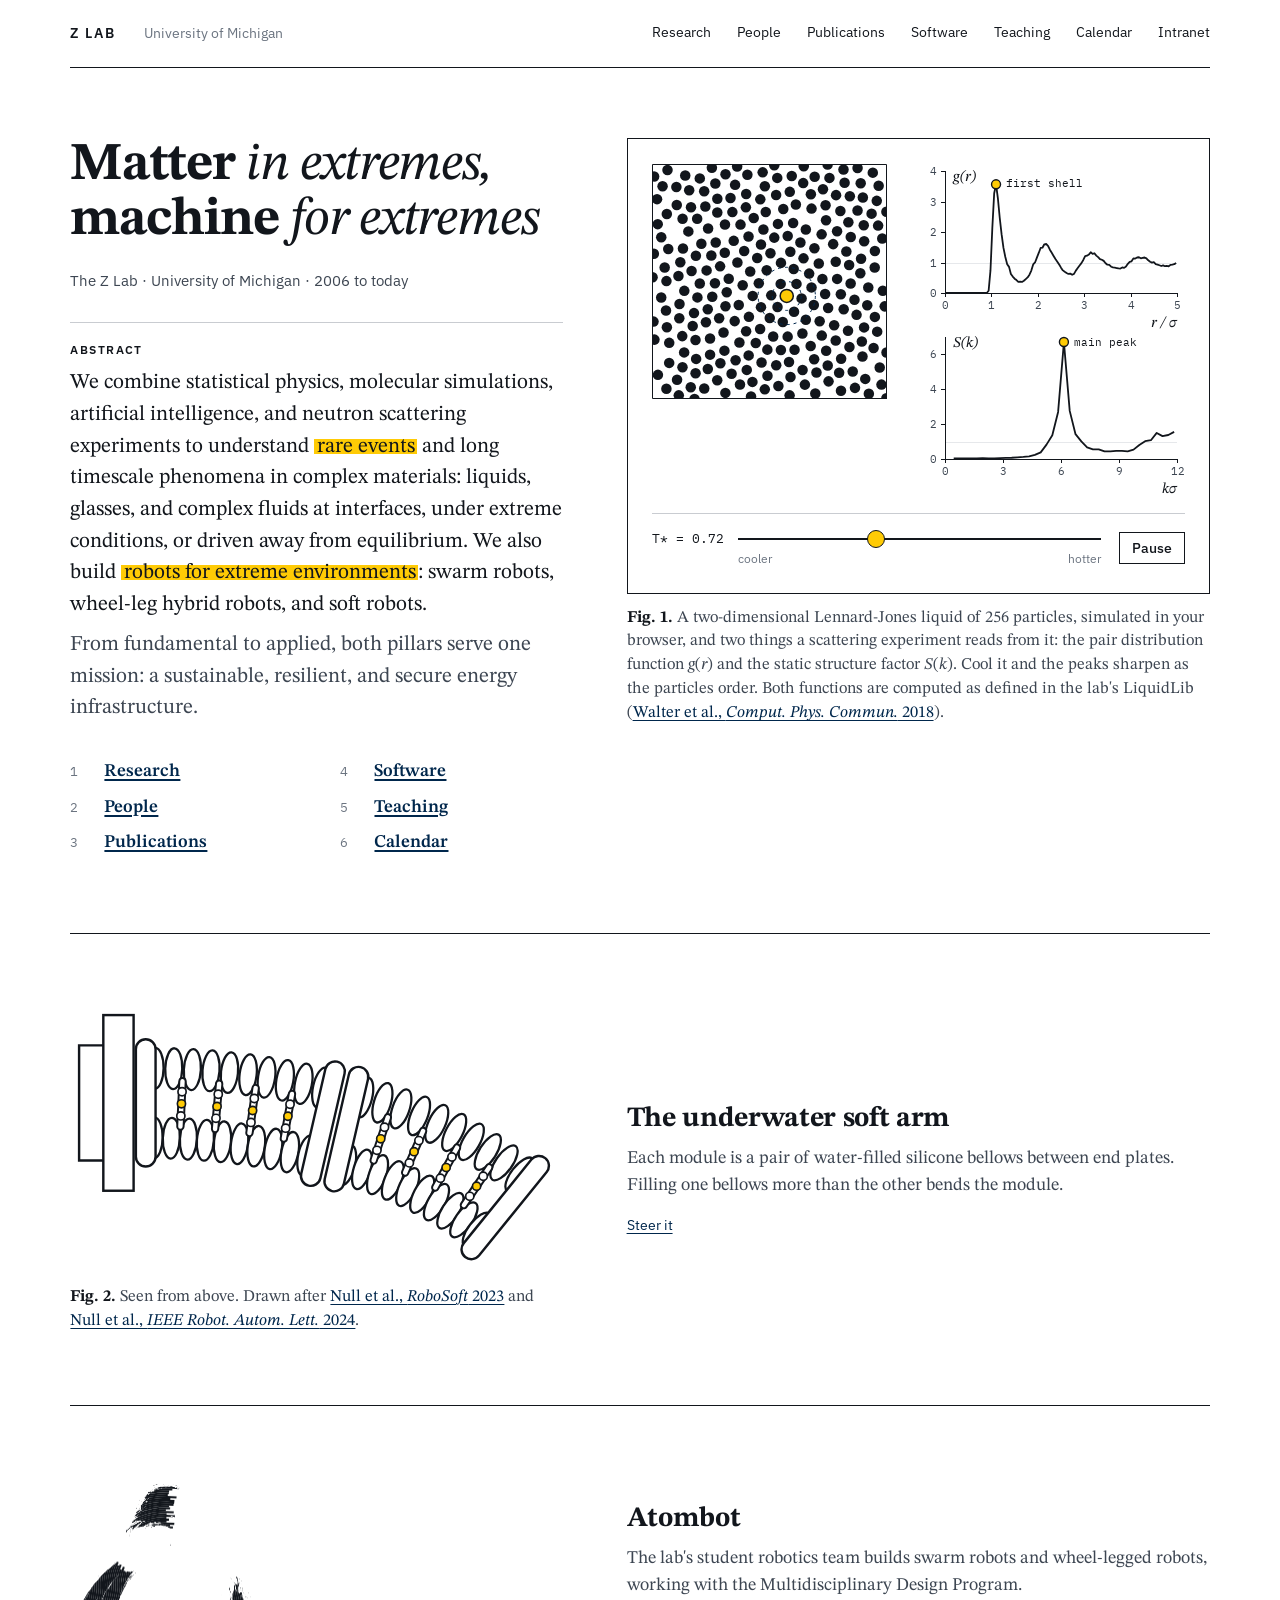
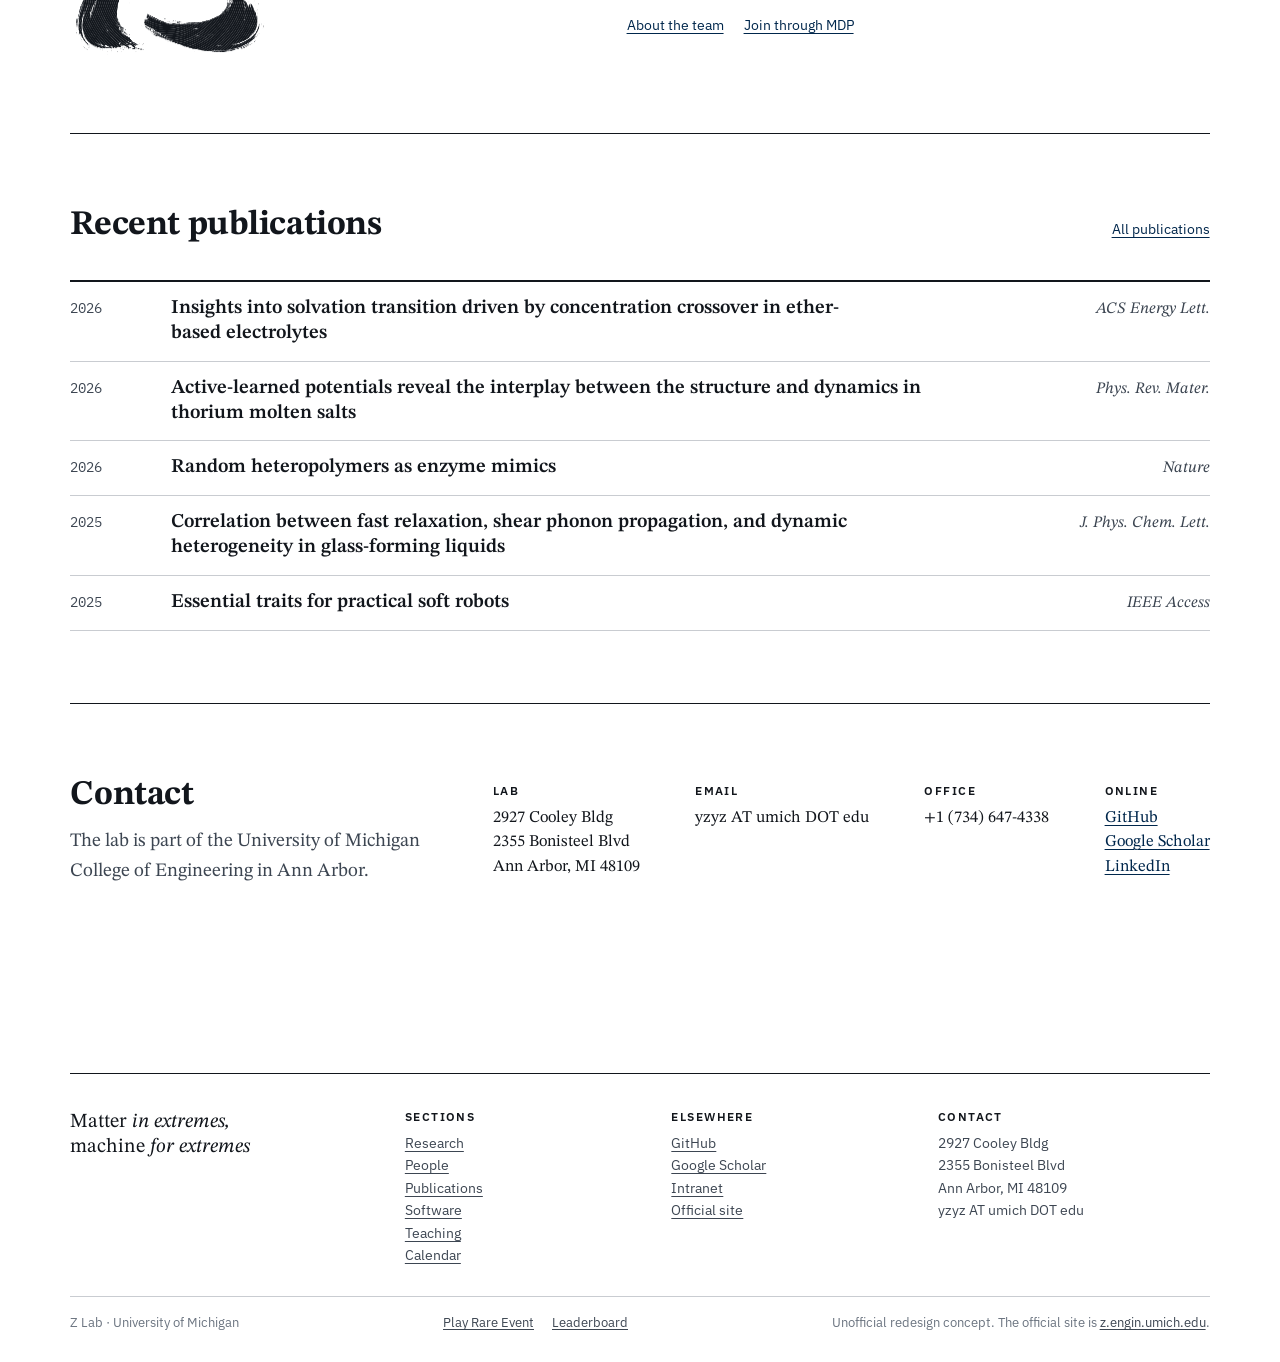
<file: index.html>
<!doctype html>
<html lang="en">
<head>
  <meta charset="utf-8">
  <meta name="viewport" content="width=device-width, initial-scale=1">
  <title>Z Lab | Matter and Machine | University of Michigan</title>
  <meta name="description" content="The Z Lab at the University of Michigan studies matter in extremes and builds machines for extremes: liquids, glasses, and complex fluids, neutron scattering, and robots for extreme environments.">
  <meta name="robots" content="noindex">
  <meta name="theme-color" content="#ffffff">
  <meta property="og:type" content="website">
  <meta property="og:title" content="Z Lab | Matter and Machine | University of Michigan">
  <meta property="og:description" content="The Z Lab at the University of Michigan studies matter in extremes and builds machines for extremes: liquids, glasses, and complex fluids, neutron scattering, and robots for extreme environments.">
  <link rel="icon" href="assets/img/favicon.svg?v=831e58c5df" type="image/svg+xml">
  <link rel="preconnect" href="https://fonts.googleapis.com">
  <link rel="preconnect" href="https://fonts.gstatic.com" crossorigin>
  <link rel="stylesheet" href="https://fonts.googleapis.com/css2?family=IBM+Plex+Mono:wght@400;500&amp;family=IBM+Plex+Sans:wght@400;500;600&amp;family=STIX+Two+Text:ital,wght@0,400..700;1,400..700&amp;display=swap">
  <link rel="stylesheet" href="assets/css/style.css?v=a0ee6fa66f">
  <script src="assets/js/theme-init.js?v=a0ee6fa66f"></script>
</head>
<body>
  <a class="skip-link" href="#main">Skip to content</a>
  <header class="head" id="site-nav">
    <div class="sheet head-row">
      <a class="brand" href="index.html" aria-label="Z Lab home">Z LAB</a>
      <span class="head-org">University of Michigan</span>
      <button class="menu-toggle" type="button" aria-expanded="false" aria-controls="nav-links" aria-label="Open menu">Menu</button>
      <nav class="head-nav nav-links" id="nav-links" aria-label="Primary">
        <a href="research.html">Research</a>
        <a href="people.html">People</a>
        <a href="publications.html">Publications</a>
        <a href="code.html">Software</a>
        <a href="teaching.html">Teaching</a>
        <a href="calendar.html">Calendar</a>
        <a href="https://sites.google.com/view/zlabintranet/">Intranet</a>
      </nav>
    </div>
  </header>

  <main id="main">
    <div class="sheet front">
      <div class="front-text">
        <h1>Matter <i>in extremes,</i><br>machine <i>for extremes</i></h1>
        <p class="by">The Z Lab &middot; University of Michigan &middot; 2006 to today</p>
        <div class="abstract">
          <p class="label">Abstract</p>
          <p>We combine statistical physics, molecular simulations, artificial intelligence, and neutron scattering experiments to understand <mark>rare events</mark> and long timescale phenomena in complex materials: liquids, glasses, and complex fluids at interfaces, under extreme conditions, or driven away from equilibrium. We also build <mark>robots for extreme environments</mark>: swarm robots, wheel-leg hybrid robots, and soft robots.</p>
          <p class="abstract-more">From fundamental to applied, both pillars serve one mission: a sustainable, resilient, and secure energy infrastructure.</p>
        </div>
        <ol class="toc" aria-label="Sections">
          <li><span>1</span><a href="research.html">Research</a></li>
          <li><span>2</span><a href="people.html">People</a></li>
          <li><span>3</span><a href="publications.html">Publications</a></li>
          <li><span>4</span><a href="code.html">Software</a></li>
          <li><span>5</span><a href="teaching.html">Teaching</a></li>
          <li><span>6</span><a href="calendar.html">Calendar</a></li>
        </ol>
      </div>

      <figure class="front-fig" id="fig-liquid" data-liquid>
        <div class="plate">
          <canvas role="img" aria-label="A simulated liquid of 256 particles in a square box, beside two curves measured from it as it runs: the pair distribution function g(r), with a tall first peak near one particle diameter, and the static structure factor S(k), with its main peak near k sigma of 7."></canvas>
          <div class="fig-controls">
            <label class="range"><span data-temp-out>T* = 0.72</span><input type="range" data-temp min="0.25" max="1.5" step="0.01" value="0.72" aria-label="Temperature in reduced units"><span class="range-ends"><i>cooler</i><i>hotter</i></span></label>
            <button class="btn btn--small" type="button" data-play aria-pressed="true">Pause</button>
          </div>
        </div>
        <figcaption class="caption"><b>Fig. 1.</b> A two-dimensional Lennard-Jones liquid of 256 particles, simulated in your browser, and two things a scattering experiment reads from it: the pair distribution function <i>g</i>(<i>r</i>) and the static structure factor <i>S</i>(<i>k</i>). Cool it and the peaks sharpen as the particles order. Both functions are computed as defined in the lab's LiquidLib (<a href="https://doi.org/10.1016/j.cpc.2018.03.005">Walter et al., <cite>Comput. Phys. Commun.</cite> 2018</a>).</figcaption>
      </figure>
    </div>

    <section class="section sheet band" id="soft-arm" aria-labelledby="home-arm">
      <figure>
        <svg class="drawing" viewBox="-380 106 325 176" role="img" aria-label="Line drawing of a two-module soft robotic arm seen from above: a base plate, then two modules in line, each a pair of ridged bellows between end plates, joined by rungs that carry three small markers. The arm lies across the picture with its base at the left, and bends toward the bottom of the picture at its far end."><g transform="rotate(90)"><rect x="112" y="338" width="116" height="20" fill="#fff" stroke="#12161c" stroke-width="1.6"/><path d="M132 358v16h76v-16" fill="none" stroke="#12161c" stroke-width="1.6"/><ellipse cx="147.1" cy="323.8" rx="13.5" ry="5.6" transform="rotate(0.7 147.1 323.8)" fill="#fff" stroke="#12161c" stroke-width="1.5"/><ellipse cx="147.4" cy="311.5" rx="13.5" ry="5.6" transform="rotate(2.0 147.4 311.5)" fill="#fff" stroke="#12161c" stroke-width="1.5"/><ellipse cx="148.0" cy="299.2" rx="13.5" ry="5.6" transform="rotate(3.3 148.0 299.2)" fill="#fff" stroke="#12161c" stroke-width="1.5"/><ellipse cx="148.8" cy="286.9" rx="13.5" ry="5.6" transform="rotate(4.6 148.8 286.9)" fill="#fff" stroke="#12161c" stroke-width="1.5"/><ellipse cx="150.0" cy="274.7" rx="13.5" ry="5.6" transform="rotate(5.9 150.0 274.7)" fill="#fff" stroke="#12161c" stroke-width="1.5"/><ellipse cx="151.4" cy="262.4" rx="13.5" ry="5.6" transform="rotate(7.2 151.4 262.4)" fill="#fff" stroke="#12161c" stroke-width="1.5"/><ellipse cx="153.1" cy="250.2" rx="13.5" ry="5.6" transform="rotate(8.5 153.1 250.2)" fill="#fff" stroke="#12161c" stroke-width="1.5"/><ellipse cx="155.1" cy="238.1" rx="13.5" ry="5.6" transform="rotate(9.8 155.1 238.1)" fill="#fff" stroke="#12161c" stroke-width="1.5"/><ellipse cx="157.4" cy="225.9" rx="13.5" ry="5.6" transform="rotate(11.1 157.4 225.9)" fill="#fff" stroke="#12161c" stroke-width="1.5"/><ellipse cx="159.9" cy="213.9" rx="13.5" ry="5.6" transform="rotate(12.4 159.9 213.9)" fill="#fff" stroke="#12161c" stroke-width="1.5"/><ellipse cx="193.0" cy="324.4" rx="13.5" ry="5.6" transform="rotate(0.7 193.0 324.4)" fill="#fff" stroke="#12161c" stroke-width="1.5"/><ellipse cx="193.3" cy="313.1" rx="13.5" ry="5.6" transform="rotate(2.0 193.3 313.1)" fill="#fff" stroke="#12161c" stroke-width="1.5"/><ellipse cx="193.9" cy="301.8" rx="13.5" ry="5.6" transform="rotate(3.3 193.9 301.8)" fill="#fff" stroke="#12161c" stroke-width="1.5"/><ellipse cx="194.7" cy="290.6" rx="13.5" ry="5.6" transform="rotate(4.6 194.7 290.6)" fill="#fff" stroke="#12161c" stroke-width="1.5"/><ellipse cx="195.7" cy="279.3" rx="13.5" ry="5.6" transform="rotate(5.9 195.7 279.3)" fill="#fff" stroke="#12161c" stroke-width="1.5"/><ellipse cx="197.0" cy="268.1" rx="13.5" ry="5.6" transform="rotate(7.2 197.0 268.1)" fill="#fff" stroke="#12161c" stroke-width="1.5"/><ellipse cx="198.6" cy="257.0" rx="13.5" ry="5.6" transform="rotate(8.5 198.6 257.0)" fill="#fff" stroke="#12161c" stroke-width="1.5"/><ellipse cx="200.4" cy="245.8" rx="13.5" ry="5.6" transform="rotate(9.8 200.4 245.8)" fill="#fff" stroke="#12161c" stroke-width="1.5"/><ellipse cx="202.5" cy="234.8" rx="13.5" ry="5.6" transform="rotate(11.1 202.5 234.8)" fill="#fff" stroke="#12161c" stroke-width="1.5"/><ellipse cx="204.8" cy="223.7" rx="13.5" ry="5.6" transform="rotate(12.4 204.8 223.7)" fill="#fff" stroke="#12161c" stroke-width="1.5"/><path d="M155.6 305.7L185.6 307.1" stroke="#12161c" stroke-width="5.5" stroke-linecap="round"/><path d="M155.6 305.7L185.6 307.1" stroke="#fff" stroke-width="2.9" stroke-linecap="round"/><circle cx="162.6" cy="306.0" r="2.7" fill="#fff" stroke="#12161c" stroke-width="1.1"/><circle cx="170.6" cy="306.4" r="2.7" fill="#ffcb05" stroke="#12161c" stroke-width="1.1"/><circle cx="178.6" cy="306.8" r="2.7" fill="#fff" stroke="#12161c" stroke-width="1.1"/><path d="M157.3 281.5L187.2 284.2" stroke="#12161c" stroke-width="5.5" stroke-linecap="round"/><path d="M157.3 281.5L187.2 284.2" stroke="#fff" stroke-width="2.9" stroke-linecap="round"/><circle cx="164.3" cy="282.1" r="2.7" fill="#fff" stroke="#12161c" stroke-width="1.1"/><circle cx="172.3" cy="282.9" r="2.7" fill="#ffcb05" stroke="#12161c" stroke-width="1.1"/><circle cx="180.2" cy="283.6" r="2.7" fill="#fff" stroke="#12161c" stroke-width="1.1"/><path d="M160.2 257.4L189.9 261.5" stroke="#12161c" stroke-width="5.5" stroke-linecap="round"/><path d="M160.2 257.4L189.9 261.5" stroke="#fff" stroke-width="2.9" stroke-linecap="round"/><circle cx="167.1" cy="258.3" r="2.7" fill="#fff" stroke="#12161c" stroke-width="1.1"/><circle cx="175.0" cy="259.4" r="2.7" fill="#ffcb05" stroke="#12161c" stroke-width="1.1"/><circle cx="182.9" cy="260.5" r="2.7" fill="#fff" stroke="#12161c" stroke-width="1.1"/><path d="M164.1 233.4L193.6 238.8" stroke="#12161c" stroke-width="5.5" stroke-linecap="round"/><path d="M164.1 233.4L193.6 238.8" stroke="#fff" stroke-width="2.9" stroke-linecap="round"/><circle cx="170.9" cy="234.7" r="2.7" fill="#fff" stroke="#12161c" stroke-width="1.1"/><circle cx="178.8" cy="236.1" r="2.7" fill="#ffcb05" stroke="#12161c" stroke-width="1.1"/><circle cx="186.7" cy="237.6" r="2.7" fill="#fff" stroke="#12161c" stroke-width="1.1"/><rect x="128.0" y="323.5" width="84" height="13" rx="6.5" transform="rotate(0.0 170.0 330.0)" fill="#fff" stroke="#12161c" stroke-width="1.6"/><rect x="141.7" y="206.5" width="84" height="13" rx="6.5" transform="rotate(13.0 183.7 213.0)" fill="#fff" stroke="#12161c" stroke-width="1.6"/><ellipse cx="166.4" cy="186.1" rx="13.5" ry="5.6" transform="rotate(14.3 166.4 186.1)" fill="#fff" stroke="#12161c" stroke-width="1.5"/><ellipse cx="169.9" cy="173.7" rx="13.5" ry="5.6" transform="rotate(16.9 169.9 173.7)" fill="#fff" stroke="#12161c" stroke-width="1.5"/><ellipse cx="174.0" cy="161.5" rx="13.5" ry="5.6" transform="rotate(19.5 174.0 161.5)" fill="#fff" stroke="#12161c" stroke-width="1.5"/><ellipse cx="178.6" cy="149.5" rx="13.5" ry="5.6" transform="rotate(22.1 178.6 149.5)" fill="#fff" stroke="#12161c" stroke-width="1.5"/><ellipse cx="183.8" cy="137.8" rx="13.5" ry="5.6" transform="rotate(24.7 183.8 137.8)" fill="#fff" stroke="#12161c" stroke-width="1.5"/><ellipse cx="189.5" cy="126.3" rx="13.5" ry="5.6" transform="rotate(27.3 189.5 126.3)" fill="#fff" stroke="#12161c" stroke-width="1.5"/><ellipse cx="195.7" cy="115.0" rx="13.5" ry="5.6" transform="rotate(29.9 195.7 115.0)" fill="#fff" stroke="#12161c" stroke-width="1.5"/><ellipse cx="202.4" cy="104.1" rx="13.5" ry="5.6" transform="rotate(32.5 202.4 104.1)" fill="#fff" stroke="#12161c" stroke-width="1.5"/><ellipse cx="209.6" cy="93.4" rx="13.5" ry="5.6" transform="rotate(35.1 209.6 93.4)" fill="#fff" stroke="#12161c" stroke-width="1.5"/><ellipse cx="217.3" cy="83.1" rx="13.5" ry="5.6" transform="rotate(37.7 217.3 83.1)" fill="#fff" stroke="#12161c" stroke-width="1.5"/><ellipse cx="211.0" cy="197.4" rx="13.5" ry="5.6" transform="rotate(14.3 211.0 197.4)" fill="#fff" stroke="#12161c" stroke-width="1.5"/><ellipse cx="213.9" cy="187.1" rx="13.5" ry="5.6" transform="rotate(16.9 213.9 187.1)" fill="#fff" stroke="#12161c" stroke-width="1.5"/><ellipse cx="217.4" cy="176.9" rx="13.5" ry="5.6" transform="rotate(19.5 217.4 176.9)" fill="#fff" stroke="#12161c" stroke-width="1.5"/><ellipse cx="221.2" cy="166.8" rx="13.5" ry="5.6" transform="rotate(22.1 221.2 166.8)" fill="#fff" stroke="#12161c" stroke-width="1.5"/><ellipse cx="225.6" cy="157.0" rx="13.5" ry="5.6" transform="rotate(24.7 225.6 157.0)" fill="#fff" stroke="#12161c" stroke-width="1.5"/><ellipse cx="230.3" cy="147.4" rx="13.5" ry="5.6" transform="rotate(27.3 230.3 147.4)" fill="#fff" stroke="#12161c" stroke-width="1.5"/><ellipse cx="235.5" cy="138.0" rx="13.5" ry="5.6" transform="rotate(29.9 235.5 138.0)" fill="#fff" stroke="#12161c" stroke-width="1.5"/><ellipse cx="241.2" cy="128.8" rx="13.5" ry="5.6" transform="rotate(32.5 241.2 128.8)" fill="#fff" stroke="#12161c" stroke-width="1.5"/><ellipse cx="247.2" cy="119.9" rx="13.5" ry="5.6" transform="rotate(35.1 247.2 119.9)" fill="#fff" stroke="#12161c" stroke-width="1.5"/><ellipse cx="253.7" cy="111.3" rx="13.5" ry="5.6" transform="rotate(37.7 253.7 111.3)" fill="#fff" stroke="#12161c" stroke-width="1.5"/><path d="M179.5 170.1L208.0 179.5" stroke="#12161c" stroke-width="5.5" stroke-linecap="round"/><path d="M179.5 170.1L208.0 179.5" stroke="#fff" stroke-width="2.9" stroke-linecap="round"/><circle cx="186.1" cy="172.3" r="2.7" fill="#fff" stroke="#12161c" stroke-width="1.1"/><circle cx="193.7" cy="174.8" r="2.7" fill="#ffcb05" stroke="#12161c" stroke-width="1.1"/><circle cx="201.3" cy="177.3" r="2.7" fill="#fff" stroke="#12161c" stroke-width="1.1"/><path d="M188.5 146.8L216.0 158.7" stroke="#12161c" stroke-width="5.5" stroke-linecap="round"/><path d="M188.5 146.8L216.0 158.7" stroke="#fff" stroke-width="2.9" stroke-linecap="round"/><circle cx="194.9" cy="149.6" r="2.7" fill="#fff" stroke="#12161c" stroke-width="1.1"/><circle cx="202.2" cy="152.8" r="2.7" fill="#ffcb05" stroke="#12161c" stroke-width="1.1"/><circle cx="209.6" cy="155.9" r="2.7" fill="#fff" stroke="#12161c" stroke-width="1.1"/><path d="M199.5 124.4L225.9 138.8" stroke="#12161c" stroke-width="5.5" stroke-linecap="round"/><path d="M199.5 124.4L225.9 138.8" stroke="#fff" stroke-width="2.9" stroke-linecap="round"/><circle cx="205.7" cy="127.8" r="2.7" fill="#fff" stroke="#12161c" stroke-width="1.1"/><circle cx="212.7" cy="131.6" r="2.7" fill="#ffcb05" stroke="#12161c" stroke-width="1.1"/><circle cx="219.7" cy="135.4" r="2.7" fill="#fff" stroke="#12161c" stroke-width="1.1"/><path d="M212.6 103.2L237.5 119.9" stroke="#12161c" stroke-width="5.5" stroke-linecap="round"/><path d="M212.6 103.2L237.5 119.9" stroke="#fff" stroke-width="2.9" stroke-linecap="round"/><circle cx="218.4" cy="107.1" r="2.7" fill="#fff" stroke="#12161c" stroke-width="1.1"/><circle cx="225.0" cy="111.5" r="2.7" fill="#ffcb05" stroke="#12161c" stroke-width="1.1"/><circle cx="231.7" cy="116.0" r="2.7" fill="#fff" stroke="#12161c" stroke-width="1.1"/><rect x="145.3" y="191.0" width="84" height="13" rx="6.5" transform="rotate(13.0 187.3 197.5)" fill="#fff" stroke="#12161c" stroke-width="1.6"/><rect x="197.1" y="86.1" width="84" height="13" rx="6.5" transform="rotate(39.0 239.1 92.6)" fill="#fff" stroke="#12161c" stroke-width="1.6"/></g></svg>
        <figcaption class="caption"><b>Fig. 2.</b> Seen from above. Drawn after <a href="https://doi.org/10.1109/RoboSoft55895.2023.10122035">Null et al., <cite>RoboSoft</cite> 2023</a> and <a href="https://doi.org/10.1109/lra.2023.3333662">Null et al., <cite>IEEE Robot. Autom. Lett.</cite> 2024</a>.</figcaption>
      </figure>
      <div class="band-text">
        <h2 id="home-arm">The underwater soft arm</h2>
        <p>Each module is a pair of water-filled silicone bellows between end plates. Filling one bellows more than the other bends the module.</p>
        <p class="unit-links"><a href="research.html#arm">Steer it</a></p>
      </div>
    </section>

    <section class="section sheet band" aria-labelledby="home-atombot">
      <button class="atombot-mark" type="button" data-atombot aria-label="The Atombot mark. Play its animation again."><img src="assets/img/atombot-mark.webp?v=46dc0d3f2f" alt="" width="640" height="588"></button>
      <div class="band-text">
        <h2 id="home-atombot">Atombot</h2>
        <p>The lab's student robotics team builds swarm robots and wheel-legged robots, working with the Multidisciplinary Design Program.</p>
        <p class="unit-links"><a href="research.html#atombot">About the team</a><a href="https://mdp.engin.umich.edu/research_teams/atombot-27/">Join through MDP</a></p>
      </div>
    </section>

    <section class="section sheet">
      <div class="section-head section-head--row">
        <h2>Recent publications</h2>
        <a href="publications.html">All publications</a>
      </div>
      <div class="pub-rows" id="recent-pubs">
        <noscript><p>See the full list on the <a href="publications.html">publications page</a>.</p></noscript>
      </div>
    </section>

    <section class="section sheet contact" id="contact">
      <div>
        <h2>Contact</h2>
        <p class="contact-lede">The lab is part of the University of Michigan College of Engineering in Ann Arbor.</p>
      </div>
      <dl class="contact-list">
        <div><dt>Lab</dt><dd>2927 Cooley Bldg<br>2355 Bonisteel Blvd<br>Ann Arbor, MI 48109</dd></div>
        <div><dt>Email</dt><dd>yzyz AT umich DOT edu</dd></div>
        <div><dt>Office</dt><dd>+1 (734) 647-4338</dd></div>
        <div><dt>Online</dt><dd><a href="https://github.com/Z-Laboratory">GitHub</a><br><a href="https://scholar.google.com/citations?user=OIf2HXwAAAAJ&amp;hl=en">Google Scholar</a><br><a href="https://www.linkedin.com/in/notnotyz/">LinkedIn</a></dd></div>
      </dl>
    </section>
  </main>

  <footer class="foot">
    <div class="sheet">
      <div class="foot-row">
        <p class="foot-title">Matter <i>in extremes,</i><br>machine <i>for extremes</i></p>
        <div>
          <h2>Sections</h2>
          <ul class="plain">
            <li><a href="research.html">Research</a></li>
            <li><a href="people.html">People</a></li>
            <li><a href="publications.html">Publications</a></li>
            <li><a href="code.html">Software</a></li>
            <li><a href="teaching.html">Teaching</a></li>
            <li><a href="calendar.html">Calendar</a></li>
          </ul>
        </div>
        <div>
          <h2>Elsewhere</h2>
          <ul class="plain">
            <li><a href="https://github.com/Z-Laboratory">GitHub</a></li>
            <li><a href="https://scholar.google.com/citations?user=OIf2HXwAAAAJ&amp;hl=en">Google Scholar</a></li>
            <li><a href="https://sites.google.com/view/zlabintranet/">Intranet</a></li>
            <li><a href="https://z.engin.umich.edu/">Official site</a></li>
          </ul>
        </div>
        <div>
          <h2>Contact</h2>
          <address>2927 Cooley Bldg<br>2355 Bonisteel Blvd<br>Ann Arbor, MI 48109<br>yzyz AT umich DOT edu</address>
        </div>
      </div>
      <div class="foot-note">
        <span>Z Lab &middot; University of Michigan</span>
        <span class="foot-game"><button type="button" data-game>Play Rare Event</button><button type="button" data-game="board">Leaderboard</button></span>
        <span>Unofficial redesign concept. The official site is <a href="https://z.engin.umich.edu/">z.engin.umich.edu</a>.</span>
      </div>
    </div>
  </footer>

  <script src="data/publications.js?v=a0ee6fa66f" defer></script>
  <script src="assets/js/site.js?v=a0ee6fa66f" defer></script>
  <script src="assets/js/atombot-mark.js?v=a0ee6fa66f" defer></script>
  <script src="assets/js/liquid.js?v=a0ee6fa66f" defer></script>
  <script src="assets/js/home.js?v=a0ee6fa66f" defer></script>
</body>
</html>
</file>
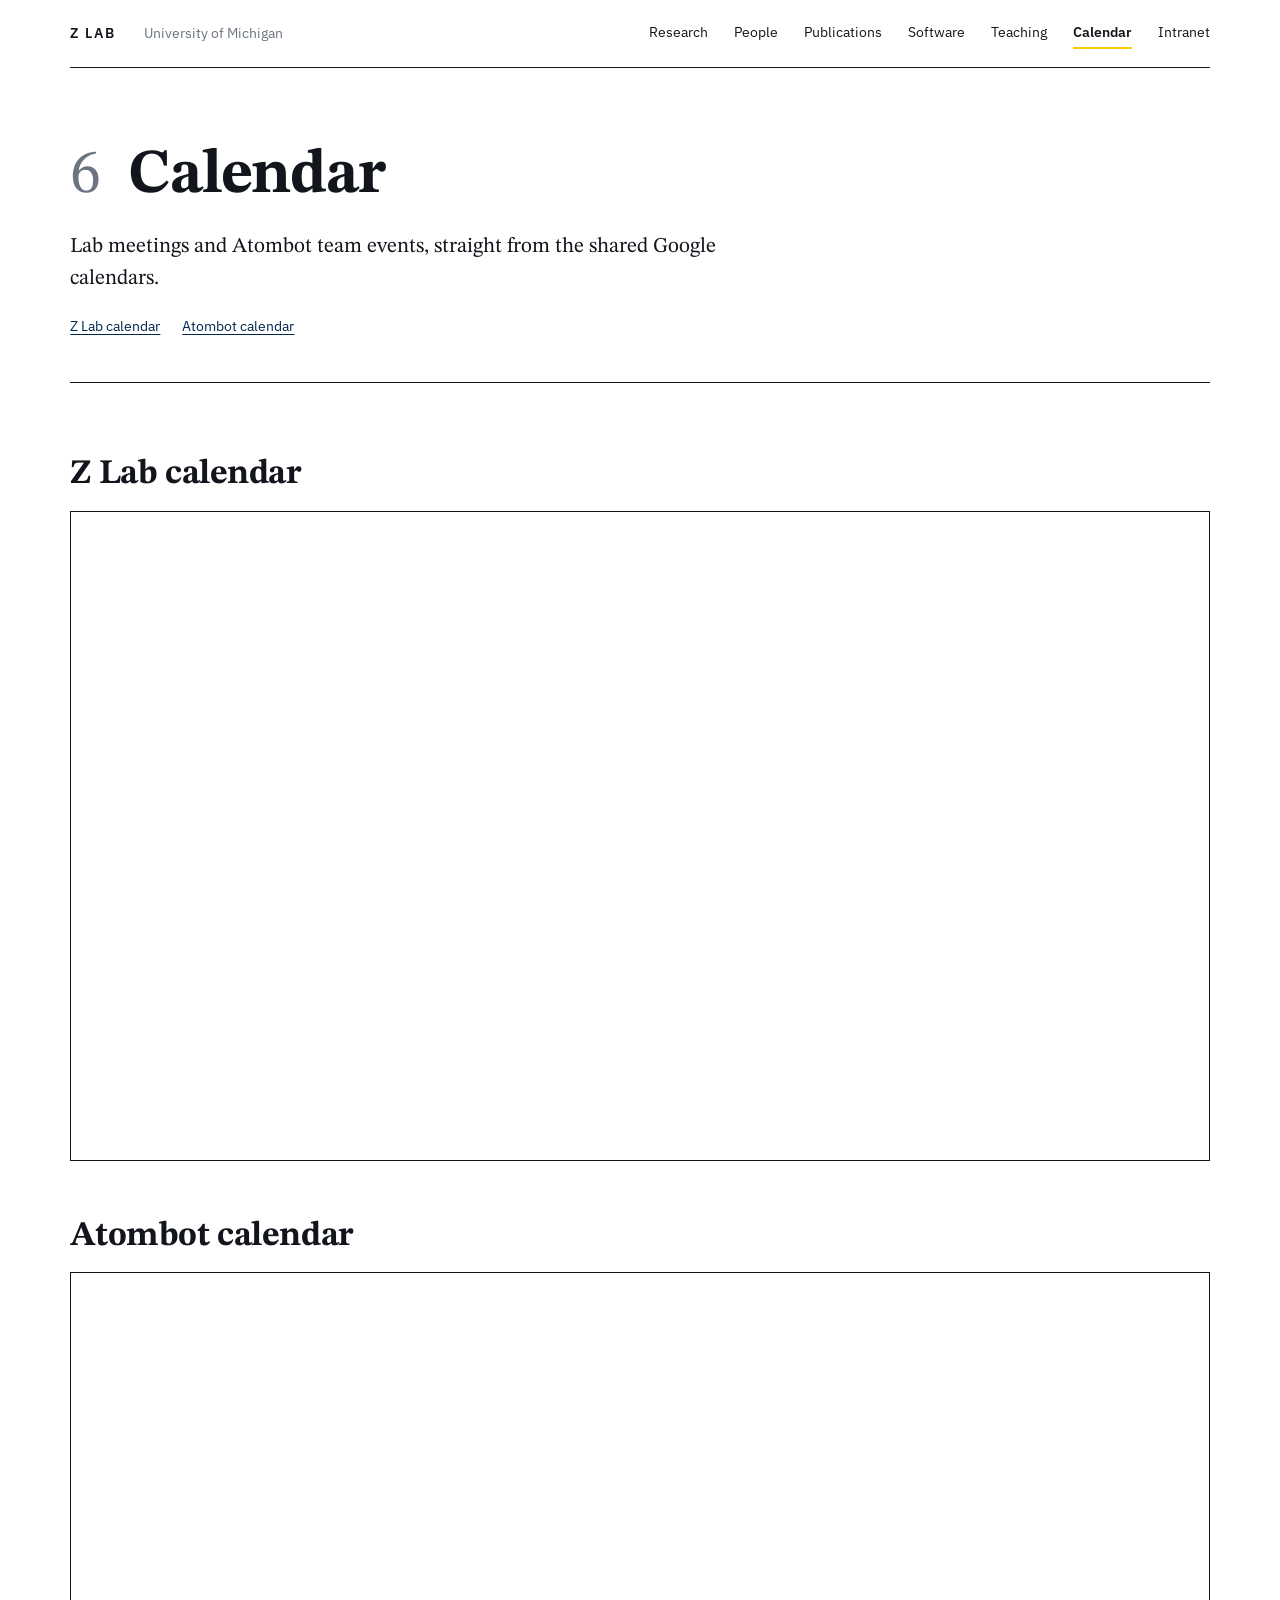
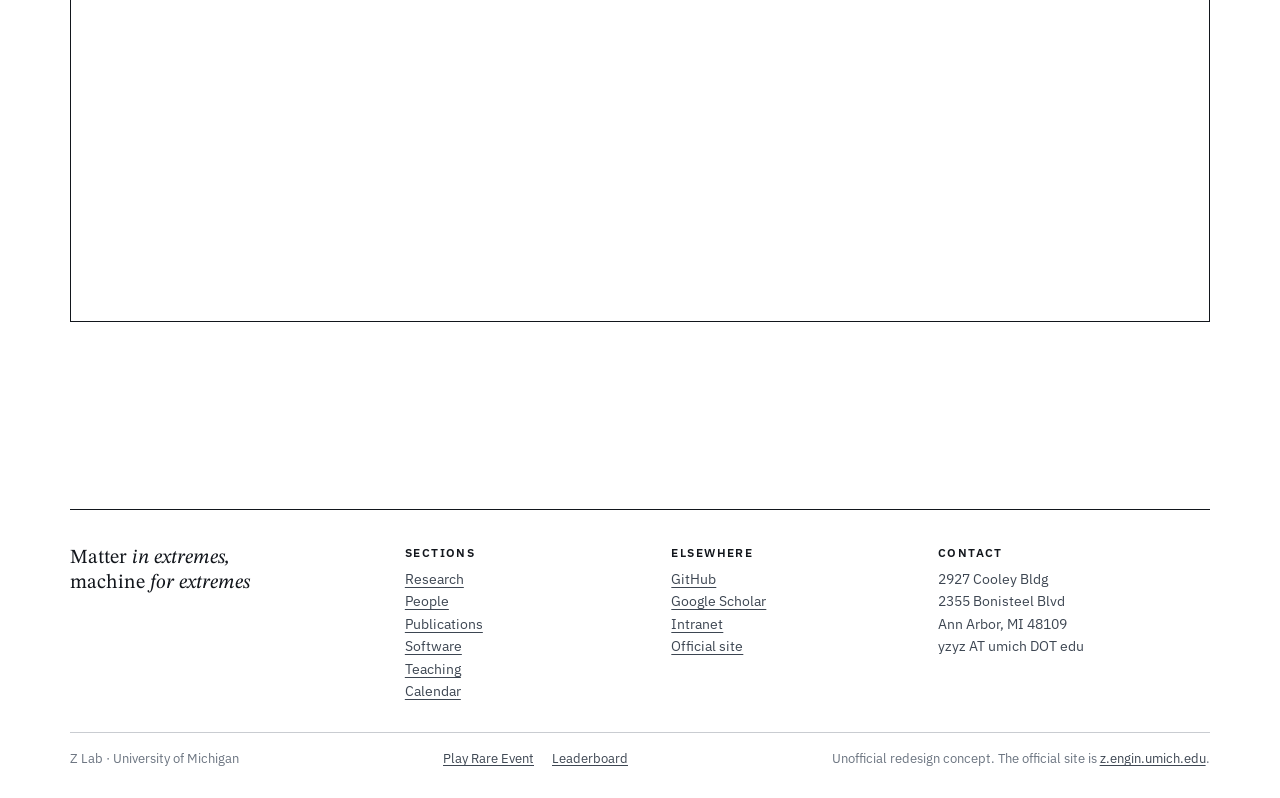
<file: calendar.html>
<!doctype html>
<html lang="en">
<head>
  <meta charset="utf-8">
  <meta name="viewport" content="width=device-width, initial-scale=1">
  <title>Calendar | Z Lab</title>
  <meta name="description" content="The Z Lab and Atombot calendars.">
  <meta name="robots" content="noindex">
  <meta name="theme-color" content="#ffffff">
  <meta property="og:type" content="website">
  <meta property="og:title" content="Calendar | Z Lab">
  <meta property="og:description" content="The Z Lab and Atombot calendars.">
  <link rel="icon" href="assets/img/favicon.svg?v=831e58c5df" type="image/svg+xml">
  <link rel="preconnect" href="https://fonts.googleapis.com">
  <link rel="preconnect" href="https://fonts.gstatic.com" crossorigin>
  <link rel="stylesheet" href="https://fonts.googleapis.com/css2?family=IBM+Plex+Mono:wght@400;500&amp;family=IBM+Plex+Sans:wght@400;500;600&amp;family=STIX+Two+Text:ital,wght@0,400..700;1,400..700&amp;display=swap">
  <link rel="stylesheet" href="assets/css/style.css?v=a0ee6fa66f">
  <script src="assets/js/theme-init.js?v=a0ee6fa66f"></script>
</head>
<body>
  <a class="skip-link" href="#main">Skip to content</a>
  <header class="head" id="site-nav">
    <div class="sheet head-row">
      <a class="brand" href="index.html" aria-label="Z Lab home">Z LAB</a>
      <span class="head-org">University of Michigan</span>
      <button class="menu-toggle" type="button" aria-expanded="false" aria-controls="nav-links" aria-label="Open menu">Menu</button>
      <nav class="head-nav nav-links" id="nav-links" aria-label="Primary">
        <a href="research.html">Research</a>
        <a href="people.html">People</a>
        <a href="publications.html">Publications</a>
        <a href="code.html">Software</a>
        <a href="teaching.html">Teaching</a>
        <a href="calendar.html" aria-current="page">Calendar</a>
        <a href="https://sites.google.com/view/zlabintranet/">Intranet</a>
      </nav>
    </div>
  </header>

  <main id="main">
    <header class="title sheet">
      <h1><span class="sec-no">6</span>Calendar</h1>
      <p class="lede">Lab meetings and Atombot team events, straight from the shared Google calendars.</p>
      <nav class="jump" aria-label="Jump to a calendar">
        <a href="#zlab-calendar">Z Lab calendar</a>
        <a href="#atombot-calendar">Atombot calendar</a>
      </nav>
    </header>

    <section class="section sheet">
      <div>
        <div class="cal" id="zlab-calendar">
          <h2>Z Lab calendar</h2>
          <div class="cal-frame">
            <iframe title="Z Lab Calendar" loading="lazy" src="https://calendar.google.com/calendar/embed?src=2dl0b47g6bt203a428mqgf0lio%40group.calendar.google.com&amp;ctz=America%2FDetroit"></iframe>
          </div>
        </div>
        <div class="cal" id="atombot-calendar">
          <h2>Atombot calendar</h2>
          <div class="cal-frame">
            <iframe title="Atombot Calendar" loading="lazy" src="https://calendar.google.com/calendar/embed?src=04cab2fb29333de950f1514cd6899b1feafa41b1d51238da62022b195cf7011f%40group.calendar.google.com&amp;ctz=America%2FDetroit"></iframe>
          </div>
        </div>
      </div>
    </section>
  </main>

  <footer class="foot">
    <div class="sheet">
      <div class="foot-row">
        <p class="foot-title">Matter <i>in extremes,</i><br>machine <i>for extremes</i></p>
        <div>
          <h2>Sections</h2>
          <ul class="plain">
            <li><a href="research.html">Research</a></li>
            <li><a href="people.html">People</a></li>
            <li><a href="publications.html">Publications</a></li>
            <li><a href="code.html">Software</a></li>
            <li><a href="teaching.html">Teaching</a></li>
            <li><a href="calendar.html">Calendar</a></li>
          </ul>
        </div>
        <div>
          <h2>Elsewhere</h2>
          <ul class="plain">
            <li><a href="https://github.com/Z-Laboratory">GitHub</a></li>
            <li><a href="https://scholar.google.com/citations?user=OIf2HXwAAAAJ&amp;hl=en">Google Scholar</a></li>
            <li><a href="https://sites.google.com/view/zlabintranet/">Intranet</a></li>
            <li><a href="https://z.engin.umich.edu/">Official site</a></li>
          </ul>
        </div>
        <div>
          <h2>Contact</h2>
          <address>2927 Cooley Bldg<br>2355 Bonisteel Blvd<br>Ann Arbor, MI 48109<br>yzyz AT umich DOT edu</address>
        </div>
      </div>
      <div class="foot-note">
        <span>Z Lab &middot; University of Michigan</span>
        <span class="foot-game"><button type="button" data-game>Play Rare Event</button><button type="button" data-game="board">Leaderboard</button></span>
        <span>Unofficial redesign concept. The official site is <a href="https://z.engin.umich.edu/">z.engin.umich.edu</a>.</span>
      </div>
    </div>
  </footer>

  <script src="assets/js/site.js?v=a0ee6fa66f" defer></script>
</body>
</html>
</file>
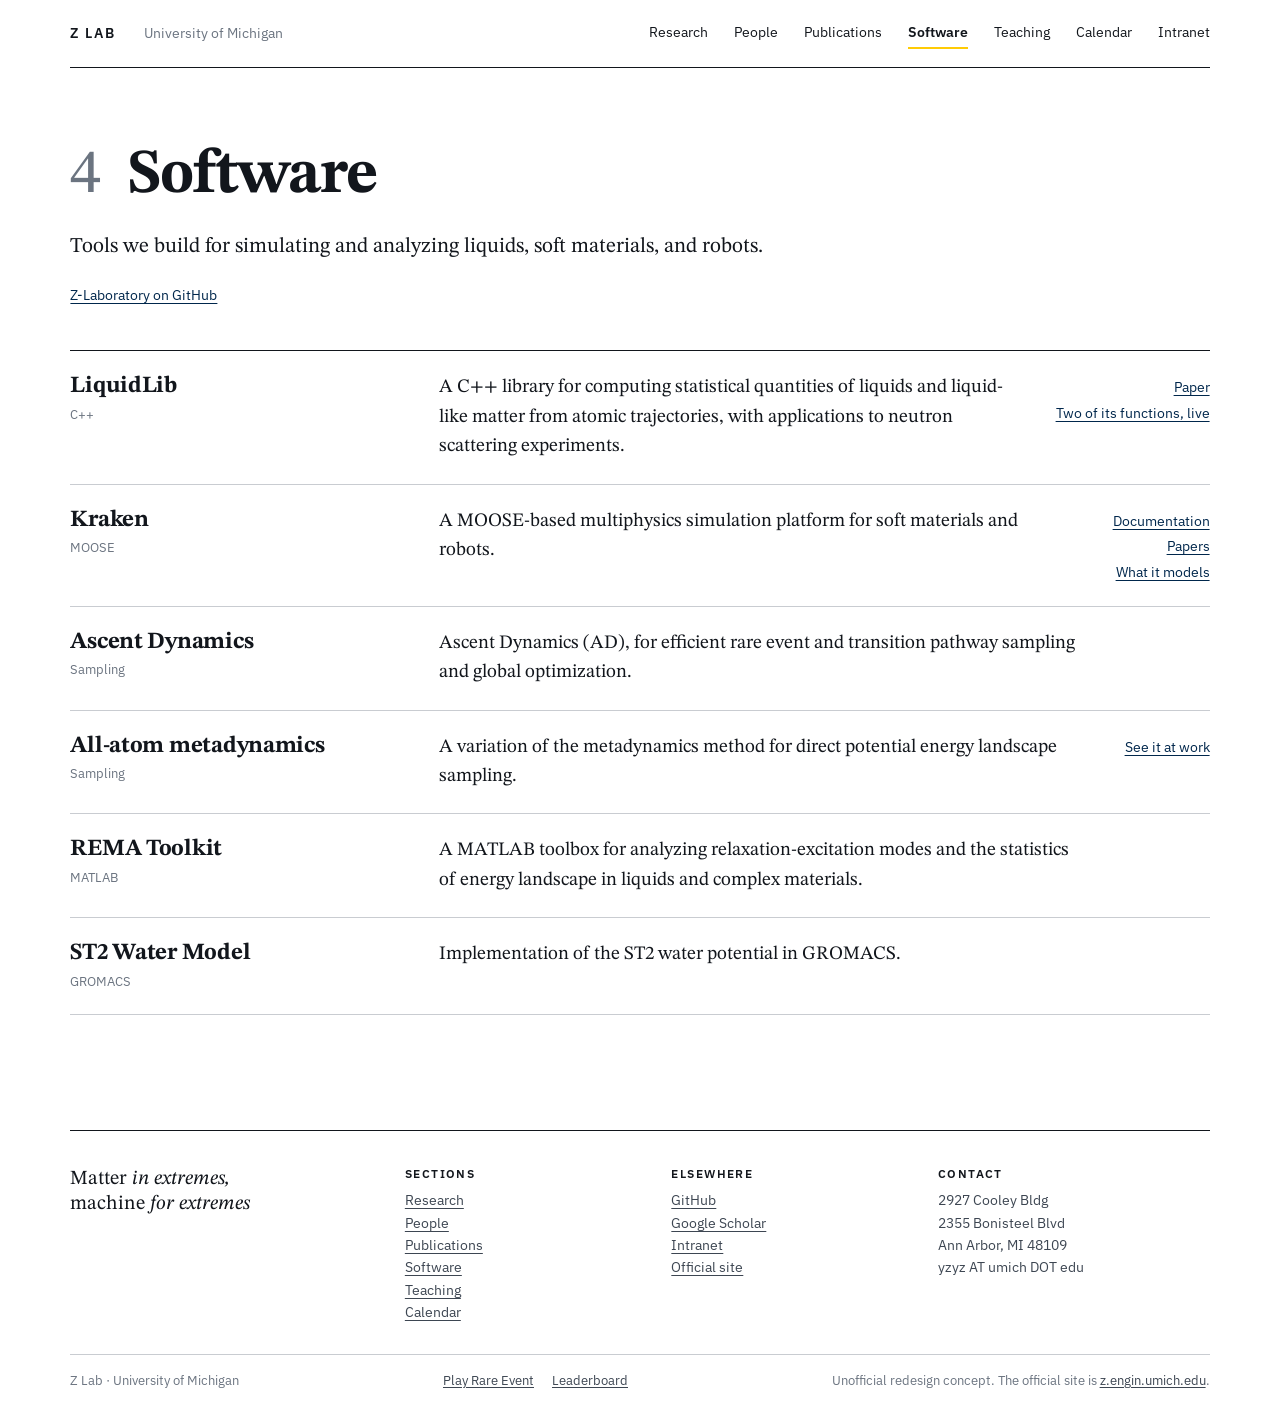
<file: code.html>
<!doctype html>
<html lang="en">
<head>
  <meta charset="utf-8">
  <meta name="viewport" content="width=device-width, initial-scale=1">
  <title>Software | Z Lab</title>
  <meta name="description" content="Open tools from the Z Lab, including LiquidLib and Kraken.">
  <meta name="robots" content="noindex">
  <meta name="theme-color" content="#ffffff">
  <meta property="og:type" content="website">
  <meta property="og:title" content="Software | Z Lab">
  <meta property="og:description" content="Open tools from the Z Lab, including LiquidLib and Kraken.">
  <link rel="icon" href="assets/img/favicon.svg?v=831e58c5df" type="image/svg+xml">
  <link rel="preconnect" href="https://fonts.googleapis.com">
  <link rel="preconnect" href="https://fonts.gstatic.com" crossorigin>
  <link rel="stylesheet" href="https://fonts.googleapis.com/css2?family=IBM+Plex+Mono:wght@400;500&amp;family=IBM+Plex+Sans:wght@400;500;600&amp;family=STIX+Two+Text:ital,wght@0,400..700;1,400..700&amp;display=swap">
  <link rel="stylesheet" href="assets/css/style.css?v=a0ee6fa66f">
  <script src="assets/js/theme-init.js?v=a0ee6fa66f"></script>
</head>
<body>
  <a class="skip-link" href="#main">Skip to content</a>
  <header class="head" id="site-nav">
    <div class="sheet head-row">
      <a class="brand" href="index.html" aria-label="Z Lab home">Z LAB</a>
      <span class="head-org">University of Michigan</span>
      <button class="menu-toggle" type="button" aria-expanded="false" aria-controls="nav-links" aria-label="Open menu">Menu</button>
      <nav class="head-nav nav-links" id="nav-links" aria-label="Primary">
        <a href="research.html">Research</a>
        <a href="people.html">People</a>
        <a href="publications.html">Publications</a>
        <a href="code.html" aria-current="page">Software</a>
        <a href="teaching.html">Teaching</a>
        <a href="calendar.html">Calendar</a>
        <a href="https://sites.google.com/view/zlabintranet/">Intranet</a>
      </nav>
    </div>
  </header>

  <main id="main">
    <header class="title sheet">
      <h1><span class="sec-no">4</span>Software</h1>
      <p class="lede">Tools we build for simulating and analyzing liquids, soft materials, and robots.</p>
      <nav class="jump" aria-label="Elsewhere">
        <a href="https://github.com/Z-Laboratory">Z-Laboratory on GitHub</a>
      </nav>
    </header>

    <section class="sheet">
      <ul class="entries">
        <li class="entry">
          <div><h2 class="entry-name">LiquidLib</h2><p class="entry-kind">C++</p></div>
          <p class="entry-text">A C++ library for computing statistical quantities of liquids and liquid-like matter from atomic trajectories, with applications to neutron scattering experiments.</p>
          <p class="entry-links"><a href="https://doi.org/10.1016/j.cpc.2018.03.005">Paper</a><a href="index.html#fig-liquid">Two of its functions, live</a></p>
        </li>
        <li class="entry">
          <div><h2 class="entry-name">Kraken</h2><p class="entry-kind">MOOSE</p></div>
          <p class="entry-text">A MOOSE-based multiphysics simulation platform for soft materials and robots.</p>
          <p class="entry-links"><a href="https://z-laboratory.github.io/Kraken/">Documentation</a><a href="publications.html?q=kraken">Papers</a><a href="research.html#soft">What it models</a></p>
        </li>
        <li class="entry">
          <div><h2 class="entry-name">Ascent Dynamics</h2><p class="entry-kind">Sampling</p></div>
          <p class="entry-text">Ascent Dynamics (AD), for efficient rare event and transition pathway sampling and global optimization.</p>
        </li>
        <li class="entry">
          <div><h2 class="entry-name">All-atom metadynamics</h2><p class="entry-kind">Sampling</p></div>
          <p class="entry-text">A variation of the metadynamics method for direct potential energy landscape sampling.</p>
          <p class="entry-links"><a href="research.html#flood">See it at work</a></p>
        </li>
        <li class="entry">
          <div><h2 class="entry-name">REMA Toolkit</h2><p class="entry-kind">MATLAB</p></div>
          <p class="entry-text">A MATLAB toolbox for analyzing relaxation-excitation modes and the statistics of energy landscape in liquids and complex materials.</p>
        </li>
        <li class="entry">
          <div><h2 class="entry-name">ST2 Water Model</h2><p class="entry-kind">GROMACS</p></div>
          <p class="entry-text">Implementation of the ST2 water potential in GROMACS.</p>
        </li>
      </ul>
    </section>
  </main>

  <footer class="foot">
    <div class="sheet">
      <div class="foot-row">
        <p class="foot-title">Matter <i>in extremes,</i><br>machine <i>for extremes</i></p>
        <div>
          <h2>Sections</h2>
          <ul class="plain">
            <li><a href="research.html">Research</a></li>
            <li><a href="people.html">People</a></li>
            <li><a href="publications.html">Publications</a></li>
            <li><a href="code.html">Software</a></li>
            <li><a href="teaching.html">Teaching</a></li>
            <li><a href="calendar.html">Calendar</a></li>
          </ul>
        </div>
        <div>
          <h2>Elsewhere</h2>
          <ul class="plain">
            <li><a href="https://github.com/Z-Laboratory">GitHub</a></li>
            <li><a href="https://scholar.google.com/citations?user=OIf2HXwAAAAJ&amp;hl=en">Google Scholar</a></li>
            <li><a href="https://sites.google.com/view/zlabintranet/">Intranet</a></li>
            <li><a href="https://z.engin.umich.edu/">Official site</a></li>
          </ul>
        </div>
        <div>
          <h2>Contact</h2>
          <address>2927 Cooley Bldg<br>2355 Bonisteel Blvd<br>Ann Arbor, MI 48109<br>yzyz AT umich DOT edu</address>
        </div>
      </div>
      <div class="foot-note">
        <span>Z Lab &middot; University of Michigan</span>
        <span class="foot-game"><button type="button" data-game>Play Rare Event</button><button type="button" data-game="board">Leaderboard</button></span>
        <span>Unofficial redesign concept. The official site is <a href="https://z.engin.umich.edu/">z.engin.umich.edu</a>.</span>
      </div>
    </div>
  </footer>

  <script src="assets/js/site.js?v=a0ee6fa66f" defer></script>
</body>
</html>
</file>
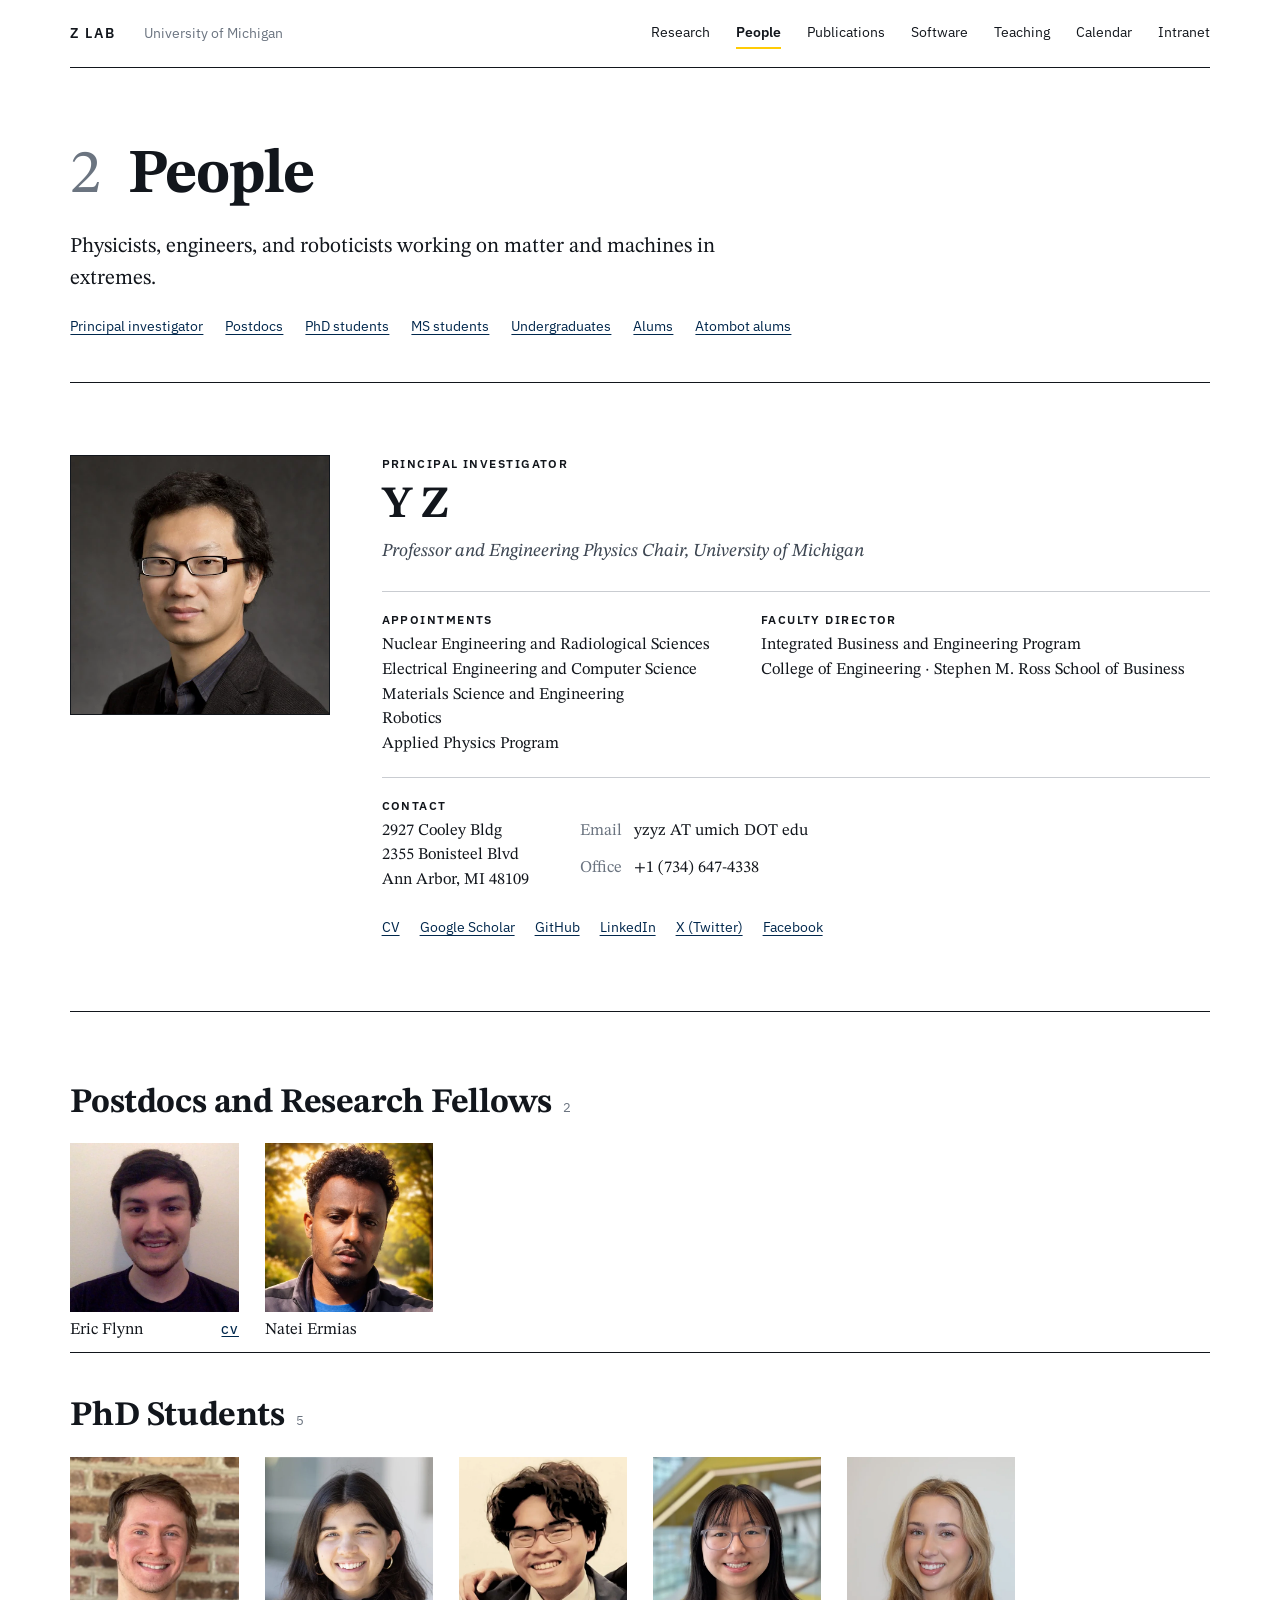
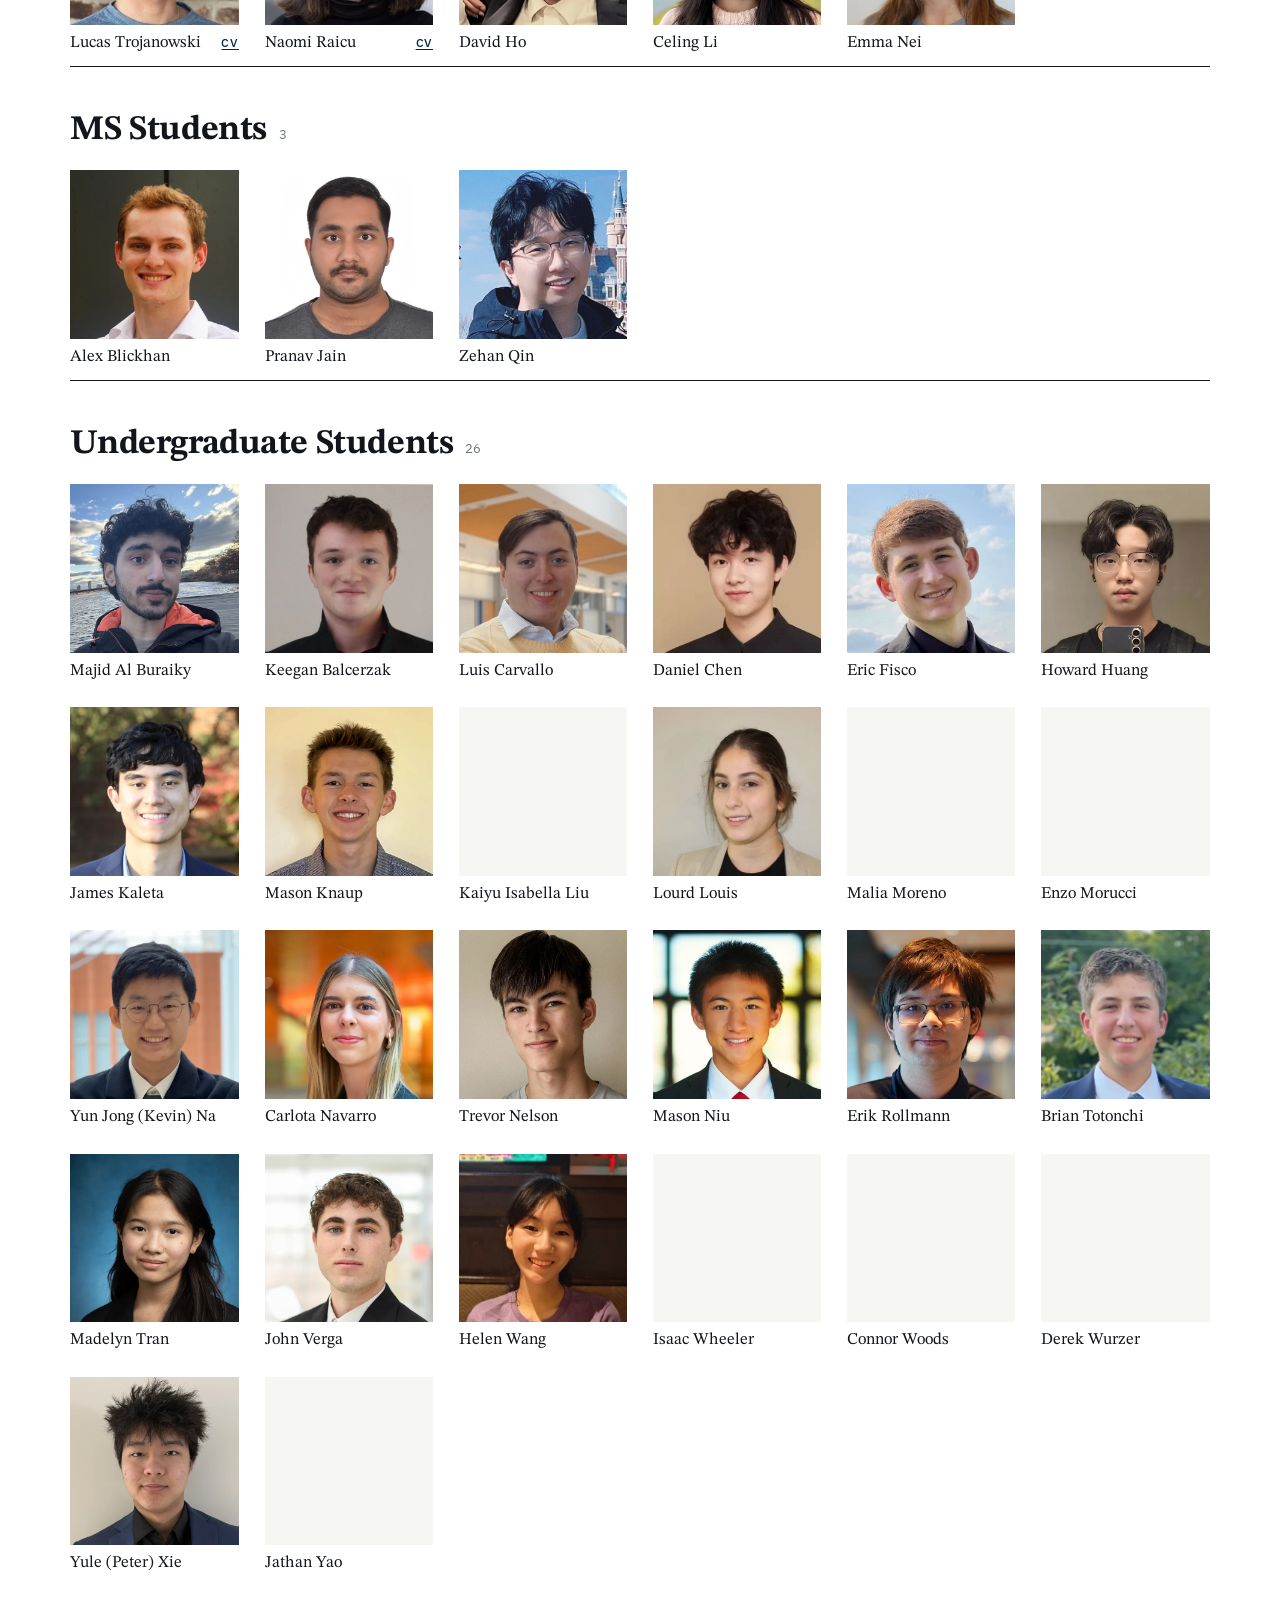
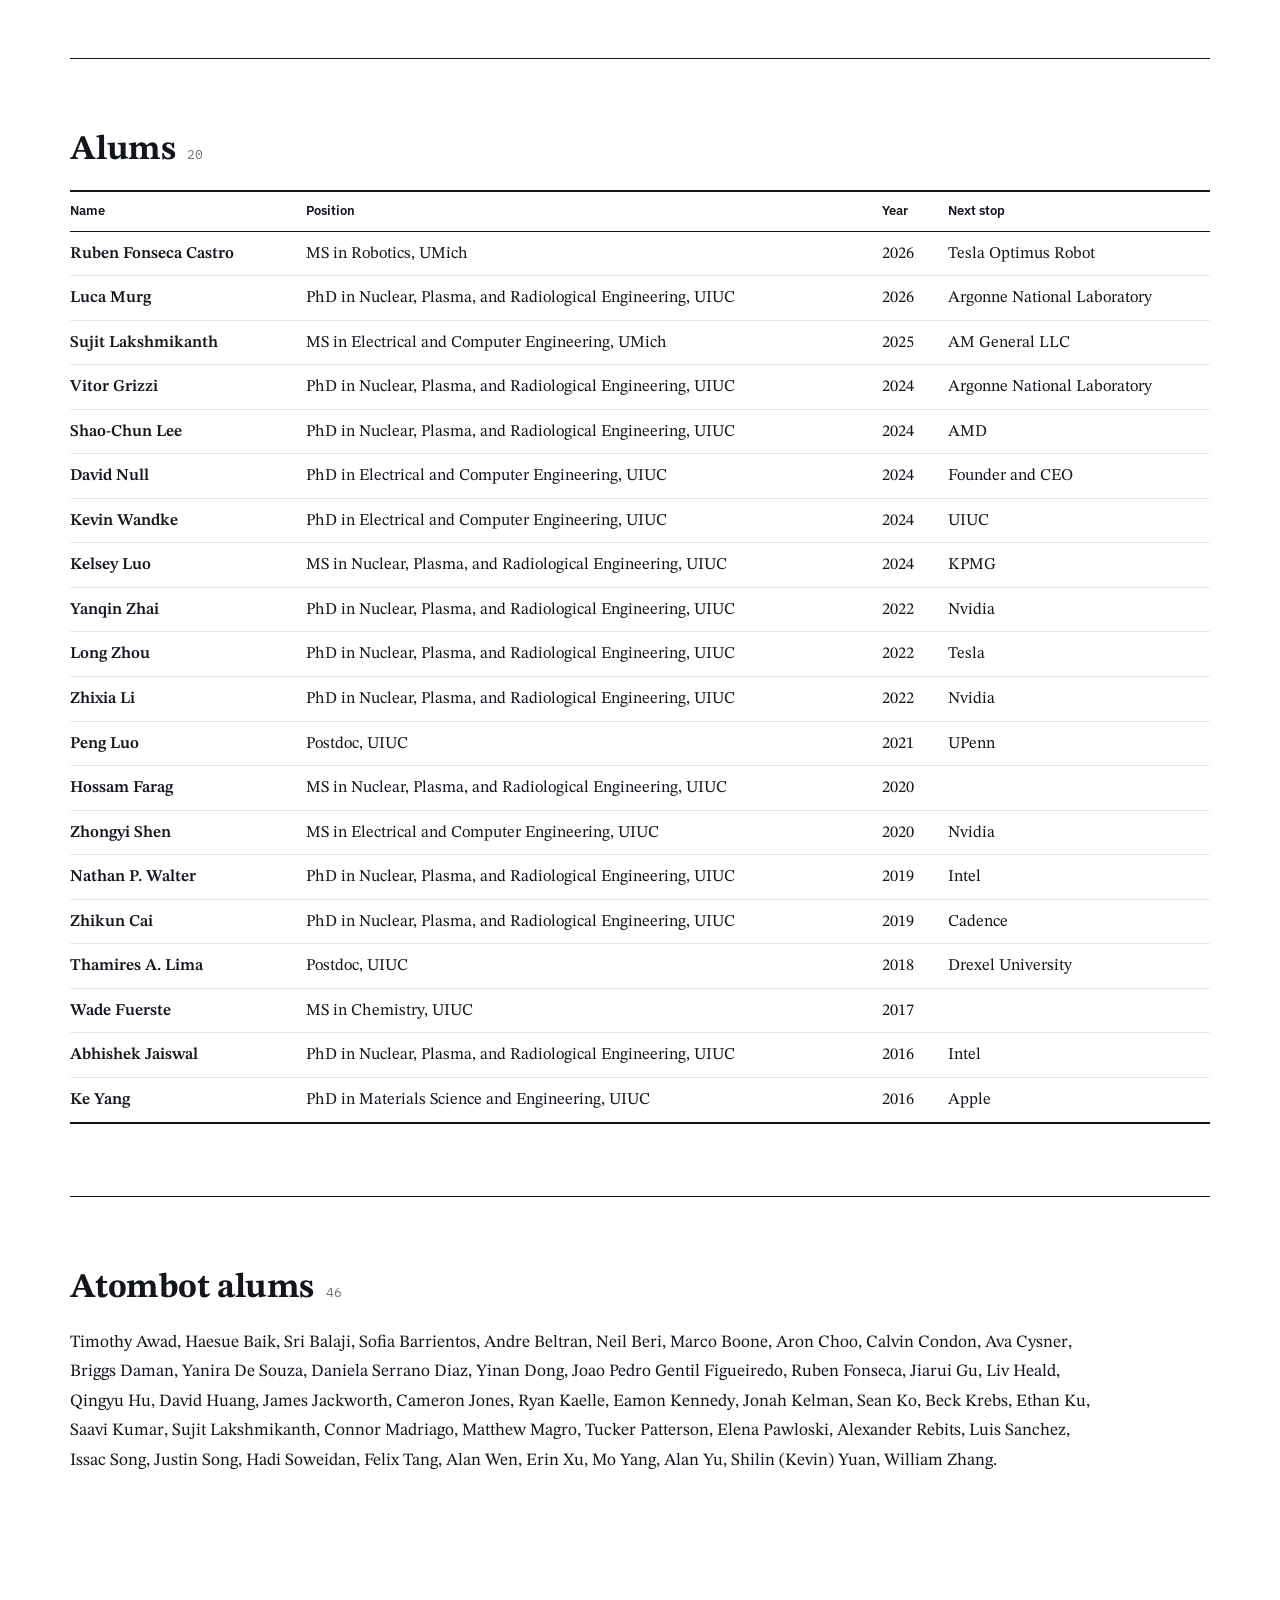
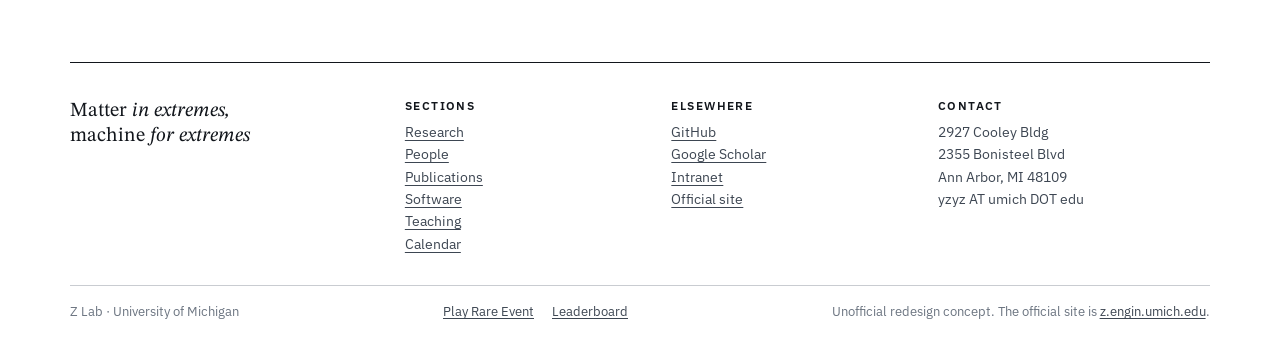
<file: people.html>
<!doctype html>
<html lang="en">
<head>
  <meta charset="utf-8">
  <meta name="viewport" content="width=device-width, initial-scale=1">
  <title>People | Z Lab</title>
  <meta name="description" content="The principal investigator, postdocs, students, and alums of the Z Lab at the University of Michigan.">
  <meta name="robots" content="noindex">
  <meta name="theme-color" content="#ffffff">
  <meta property="og:type" content="website">
  <meta property="og:title" content="People | Z Lab">
  <meta property="og:description" content="The principal investigator, postdocs, students, and alums of the Z Lab at the University of Michigan.">
  <link rel="icon" href="assets/img/favicon.svg?v=831e58c5df" type="image/svg+xml">
  <link rel="preconnect" href="https://fonts.googleapis.com">
  <link rel="preconnect" href="https://fonts.gstatic.com" crossorigin>
  <link rel="stylesheet" href="https://fonts.googleapis.com/css2?family=IBM+Plex+Mono:wght@400;500&amp;family=IBM+Plex+Sans:wght@400;500;600&amp;family=STIX+Two+Text:ital,wght@0,400..700;1,400..700&amp;display=swap">
  <link rel="stylesheet" href="assets/css/style.css?v=a0ee6fa66f">
  <script src="assets/js/theme-init.js?v=a0ee6fa66f"></script>
</head>
<body>
  <a class="skip-link" href="#main">Skip to content</a>
  <header class="head" id="site-nav">
    <div class="sheet head-row">
      <a class="brand" href="index.html" aria-label="Z Lab home">Z LAB</a>
      <span class="head-org">University of Michigan</span>
      <button class="menu-toggle" type="button" aria-expanded="false" aria-controls="nav-links" aria-label="Open menu">Menu</button>
      <nav class="head-nav nav-links" id="nav-links" aria-label="Primary">
        <a href="research.html">Research</a>
        <a href="people.html" aria-current="page">People</a>
        <a href="publications.html">Publications</a>
        <a href="code.html">Software</a>
        <a href="teaching.html">Teaching</a>
        <a href="calendar.html">Calendar</a>
        <a href="https://sites.google.com/view/zlabintranet/">Intranet</a>
      </nav>
    </div>
  </header>

  <main id="main">
    <header class="title sheet">
      <h1><span class="sec-no">2</span>People</h1>
      <p class="lede">Physicists, engineers, and roboticists working on matter and machines in extremes.</p>
      <nav class="jump" aria-label="Jump to a group">
        <a href="#pi">Principal investigator</a>
        <a href="#postdocs">Postdocs</a>
        <a href="#phd">PhD students</a>
        <a href="#ms">MS students</a>
        <a href="#undergrad">Undergraduates</a>
        <a href="#alums">Alums</a>
        <a href="#atombot-alums">Atombot alums</a>
      </nav>
    </header>

    <section class="section sheet" id="pi">
      <div>
        <div class="pi">
          <div class="pi-photo">
            <img src="assets/img/people/y-z.webp?v=d9de868593" width="500" height="500" alt="Portrait of Y Z">
          </div>
          <div>
            <p class="label">Principal investigator</p>
            <h2 class="pi-name">Y Z</h2>
            <p class="pi-title">Professor and Engineering Physics Chair, University of Michigan</p>
            <div class="pi-cols">
              <div class="pi-roles">
                <div class="pi-role">
                  <h3>Appointments</h3>
                  <ul class="plain">
                    <li>Nuclear Engineering and Radiological Sciences</li>
                    <li>Electrical Engineering and Computer Science</li>
                    <li>Materials Science and Engineering</li>
                    <li>Robotics</li>
                    <li>Applied Physics Program</li>
                  </ul>
                </div>
                <div class="pi-role">
                  <h3>Faculty Director</h3>
                  <ul class="plain">
                    <li>Integrated Business and Engineering Program</li>
                    <li><span class="nowrap">College of Engineering &middot;</span> <span class="nowrap">Stephen M. Ross School of Business</span></li>
                  </ul>
                </div>
              </div>
              <div class="pi-role pi-contact">
                <h3>Contact</h3>
                <address>2927 Cooley Bldg<br>2355 Bonisteel Blvd<br>Ann Arbor, MI 48109</address>
                <dl>
                  <dt>Email</dt>
                  <dd>yzyz AT umich DOT edu</dd>
                  <dt>Office</dt>
                  <dd>+1 (734) 647-4338</dd>
                </dl>
              </div>
            </div>
            <div class="pi-links">
              <a href="https://z.engin.umich.edu/cv/CV_YZ.pdf">CV</a>
              <a href="https://scholar.google.com/citations?user=OIf2HXwAAAAJ&amp;hl=en">Google Scholar</a>
              <a href="https://github.com/Z-Laboratory">GitHub</a>
              <a href="https://www.linkedin.com/in/notnotyz/">LinkedIn</a>
              <a href="https://twitter.com/notnotyz/">X (Twitter)</a>
              <a href="https://www.facebook.com/notnotyz/">Facebook</a>
            </div>
          </div>
        </div>
      </div>
    </section>

    <section class="section sheet">
      <div>
        <div id="roster">
          <noscript><p>The roster needs JavaScript to display. The current list is also on the <a href="https://z.engin.umich.edu/people.html">official site</a>.</p></noscript>
        </div>
      </div>
    </section>

    <section class="section sheet" id="alums">
      <div>
        <div class="group-head">
          <h2>Alums</h2>
          <span class="group-count" data-count="alumni"></span>
        </div>
        <table class="alumni">
          <thead>
            <tr>
              <th scope="col">Name</th>
              <th scope="col">Position</th>
              <th scope="col">Year</th>
              <th scope="col">Next stop</th>
            </tr>
          </thead>
          <tbody id="alumni-rows"></tbody>
        </table>
      </div>
    </section>

    <section class="section sheet" id="atombot-alums">
      <div>
        <div class="group-head">
          <h2>Atombot alums</h2>
          <span class="group-count" data-count="atombot"></span>
        </div>
        <ul class="name-cloud" id="atombot-alumni"></ul>
      </div>
    </section>
  </main>

  <footer class="foot">
    <div class="sheet">
      <div class="foot-row">
        <p class="foot-title">Matter <i>in extremes,</i><br>machine <i>for extremes</i></p>
        <div>
          <h2>Sections</h2>
          <ul class="plain">
            <li><a href="research.html">Research</a></li>
            <li><a href="people.html">People</a></li>
            <li><a href="publications.html">Publications</a></li>
            <li><a href="code.html">Software</a></li>
            <li><a href="teaching.html">Teaching</a></li>
            <li><a href="calendar.html">Calendar</a></li>
          </ul>
        </div>
        <div>
          <h2>Elsewhere</h2>
          <ul class="plain">
            <li><a href="https://github.com/Z-Laboratory">GitHub</a></li>
            <li><a href="https://scholar.google.com/citations?user=OIf2HXwAAAAJ&amp;hl=en">Google Scholar</a></li>
            <li><a href="https://sites.google.com/view/zlabintranet/">Intranet</a></li>
            <li><a href="https://z.engin.umich.edu/">Official site</a></li>
          </ul>
        </div>
        <div>
          <h2>Contact</h2>
          <address>2927 Cooley Bldg<br>2355 Bonisteel Blvd<br>Ann Arbor, MI 48109<br>yzyz AT umich DOT edu</address>
        </div>
      </div>
      <div class="foot-note">
        <span>Z Lab &middot; University of Michigan</span>
        <span class="foot-game"><button type="button" data-game>Play Rare Event</button><button type="button" data-game="board">Leaderboard</button></span>
        <span>Unofficial redesign concept. The official site is <a href="https://z.engin.umich.edu/">z.engin.umich.edu</a>.</span>
      </div>
    </div>
  </footer>

  <script src="data/people.js?v=a0ee6fa66f" defer></script>
  <script src="assets/js/site.js?v=a0ee6fa66f" defer></script>
  <script src="assets/js/people.js?v=a0ee6fa66f" defer></script>
</body>
</html>
</file>
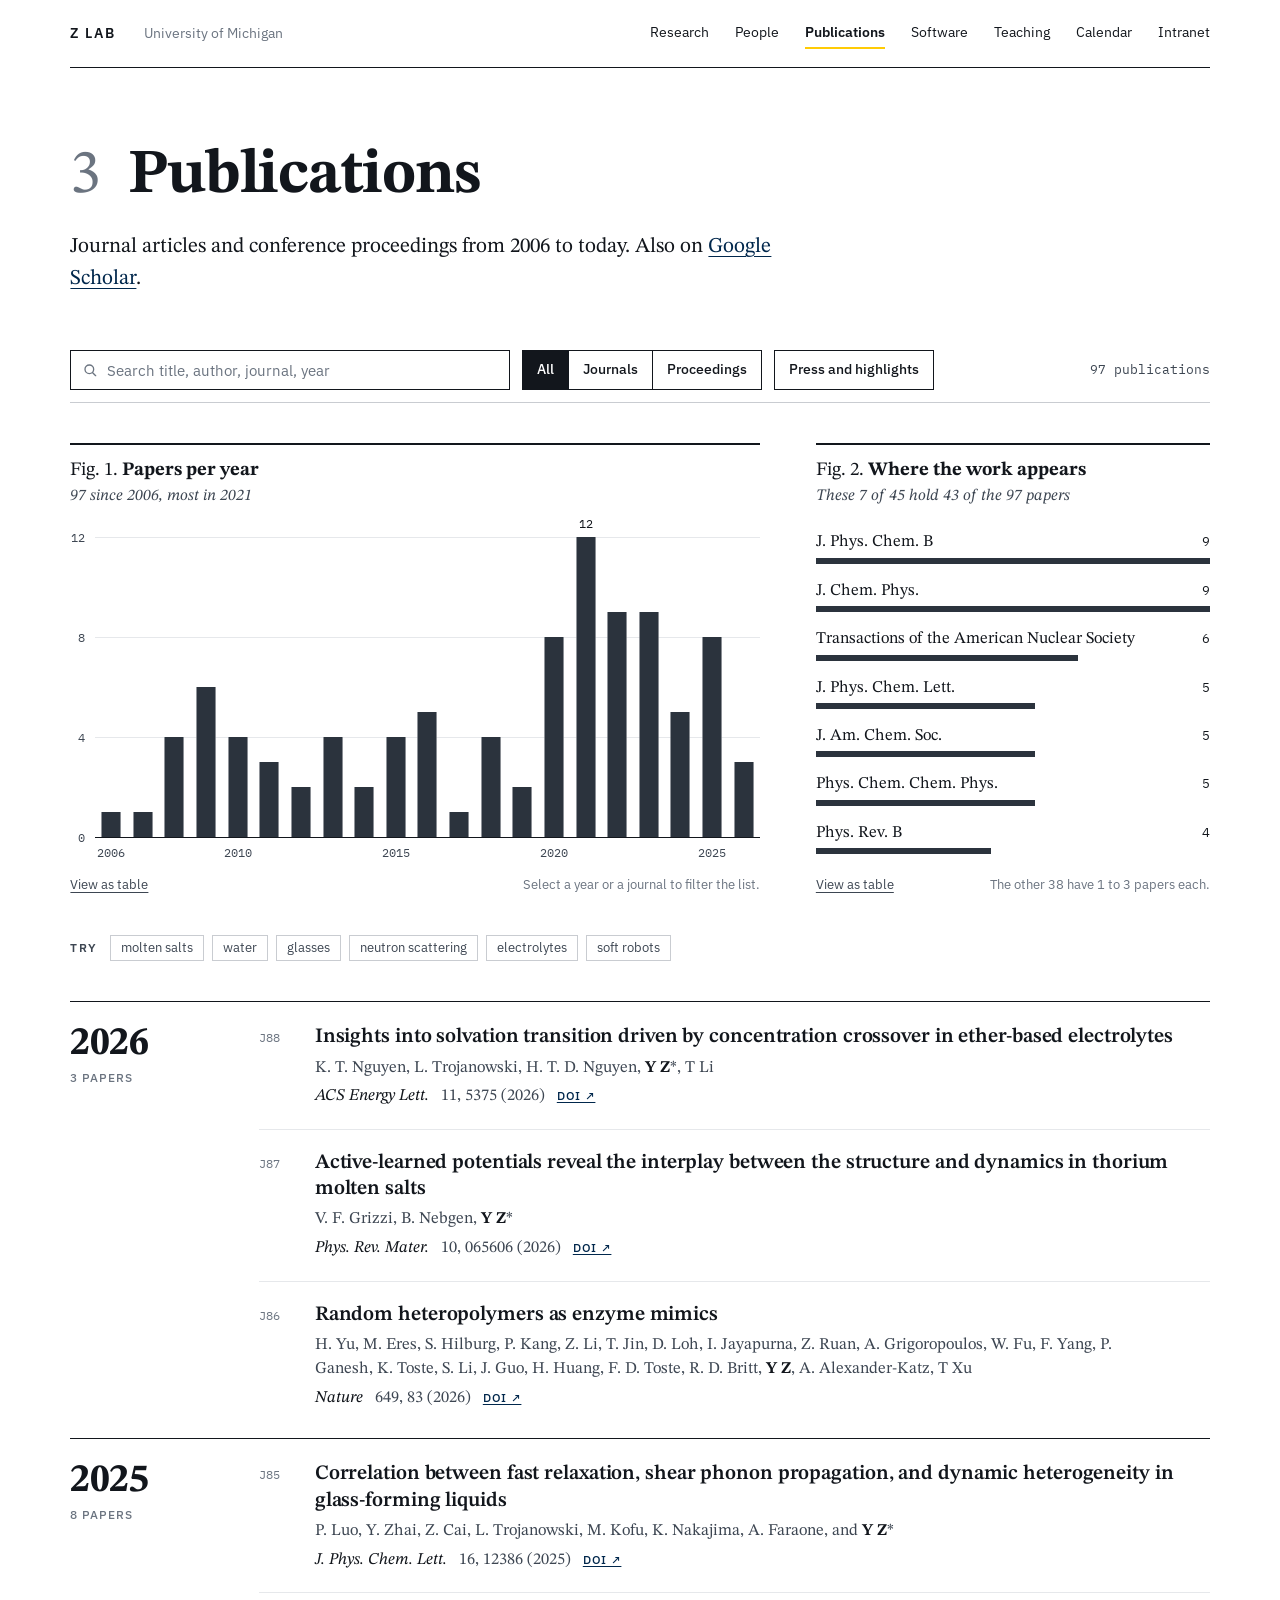
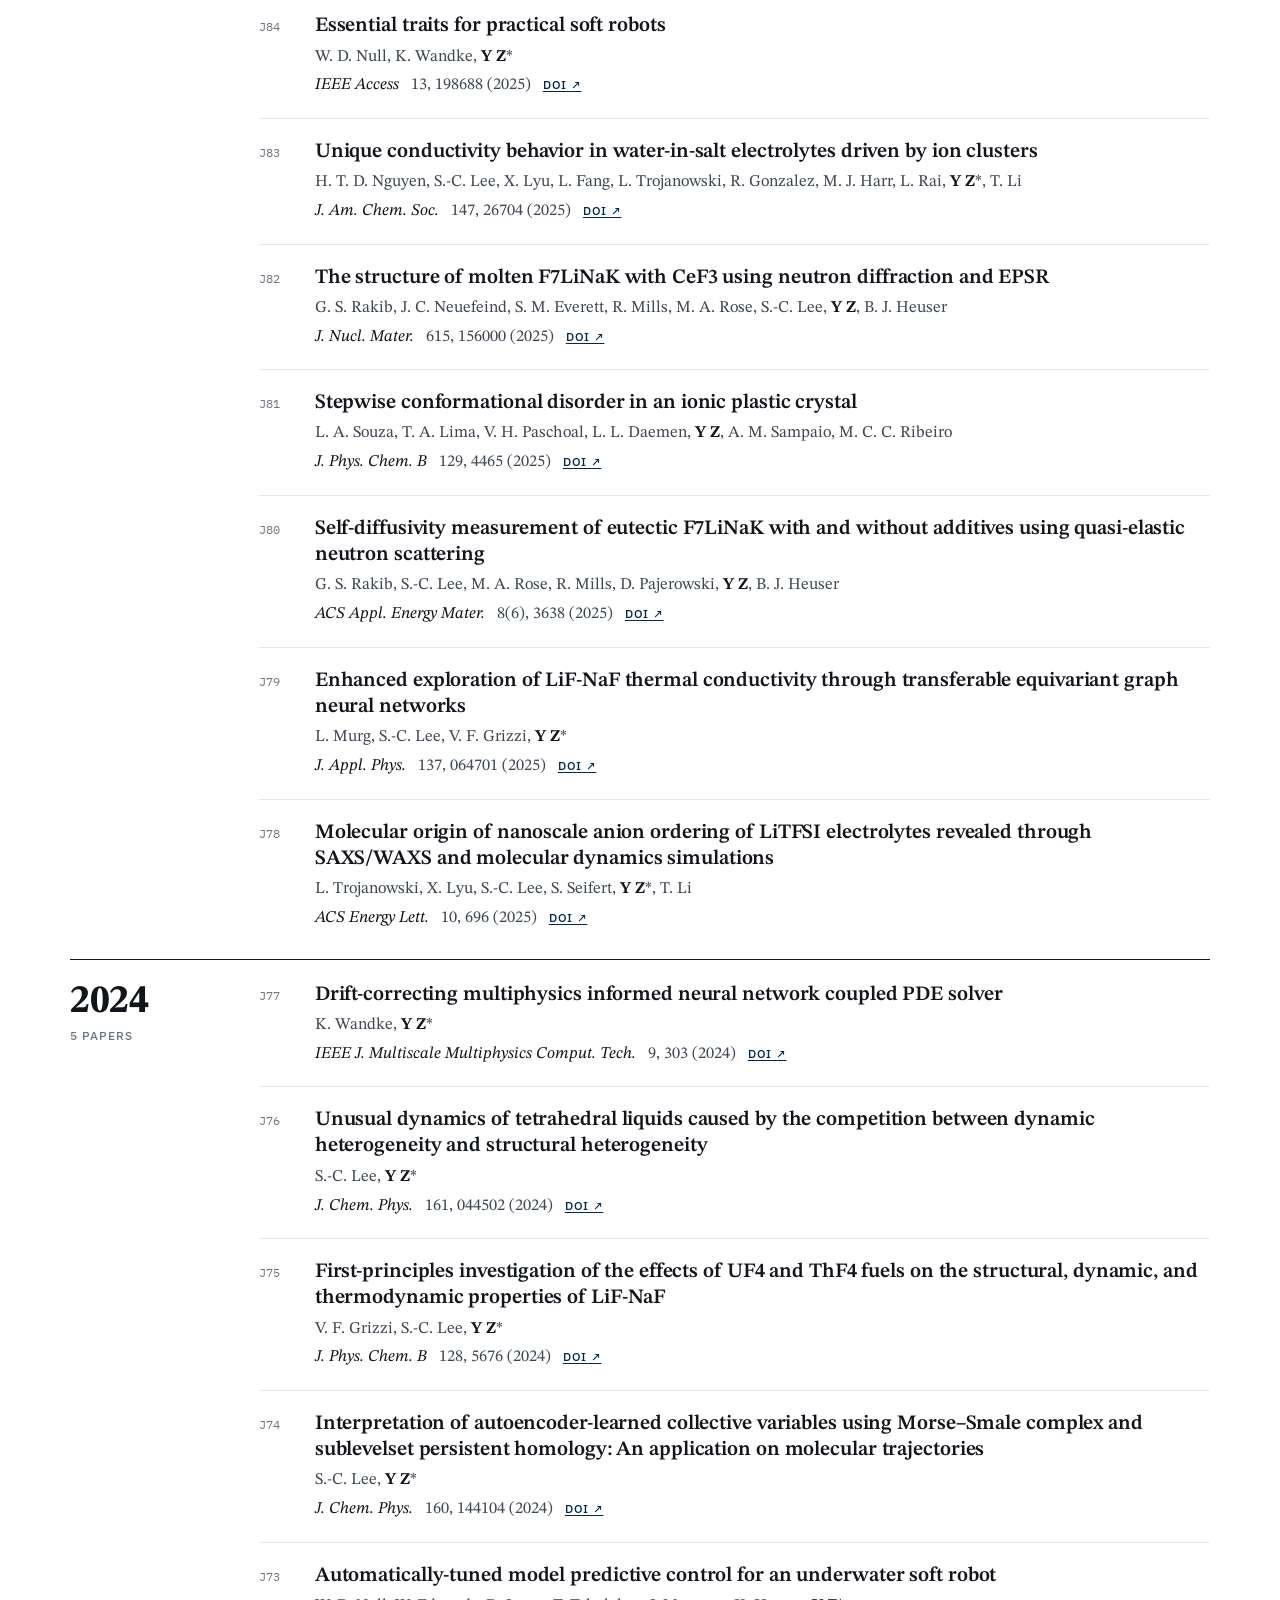
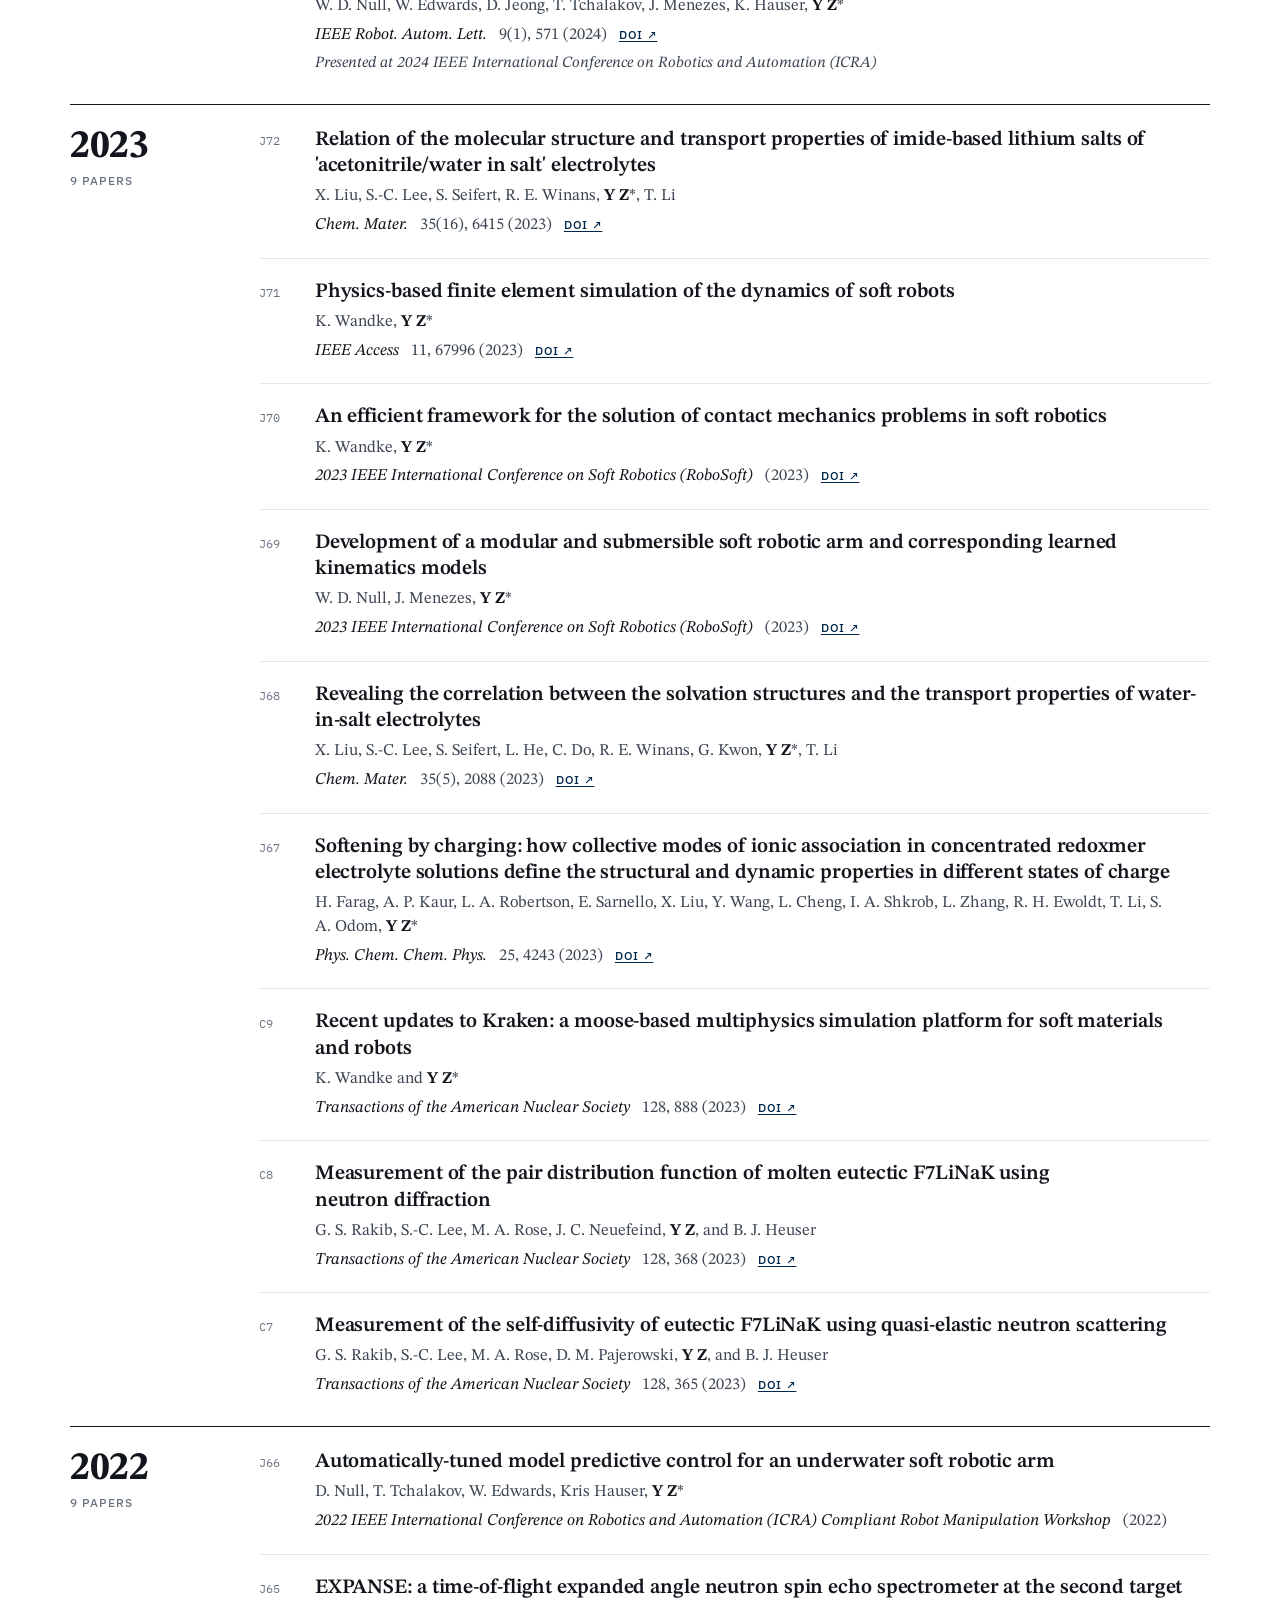
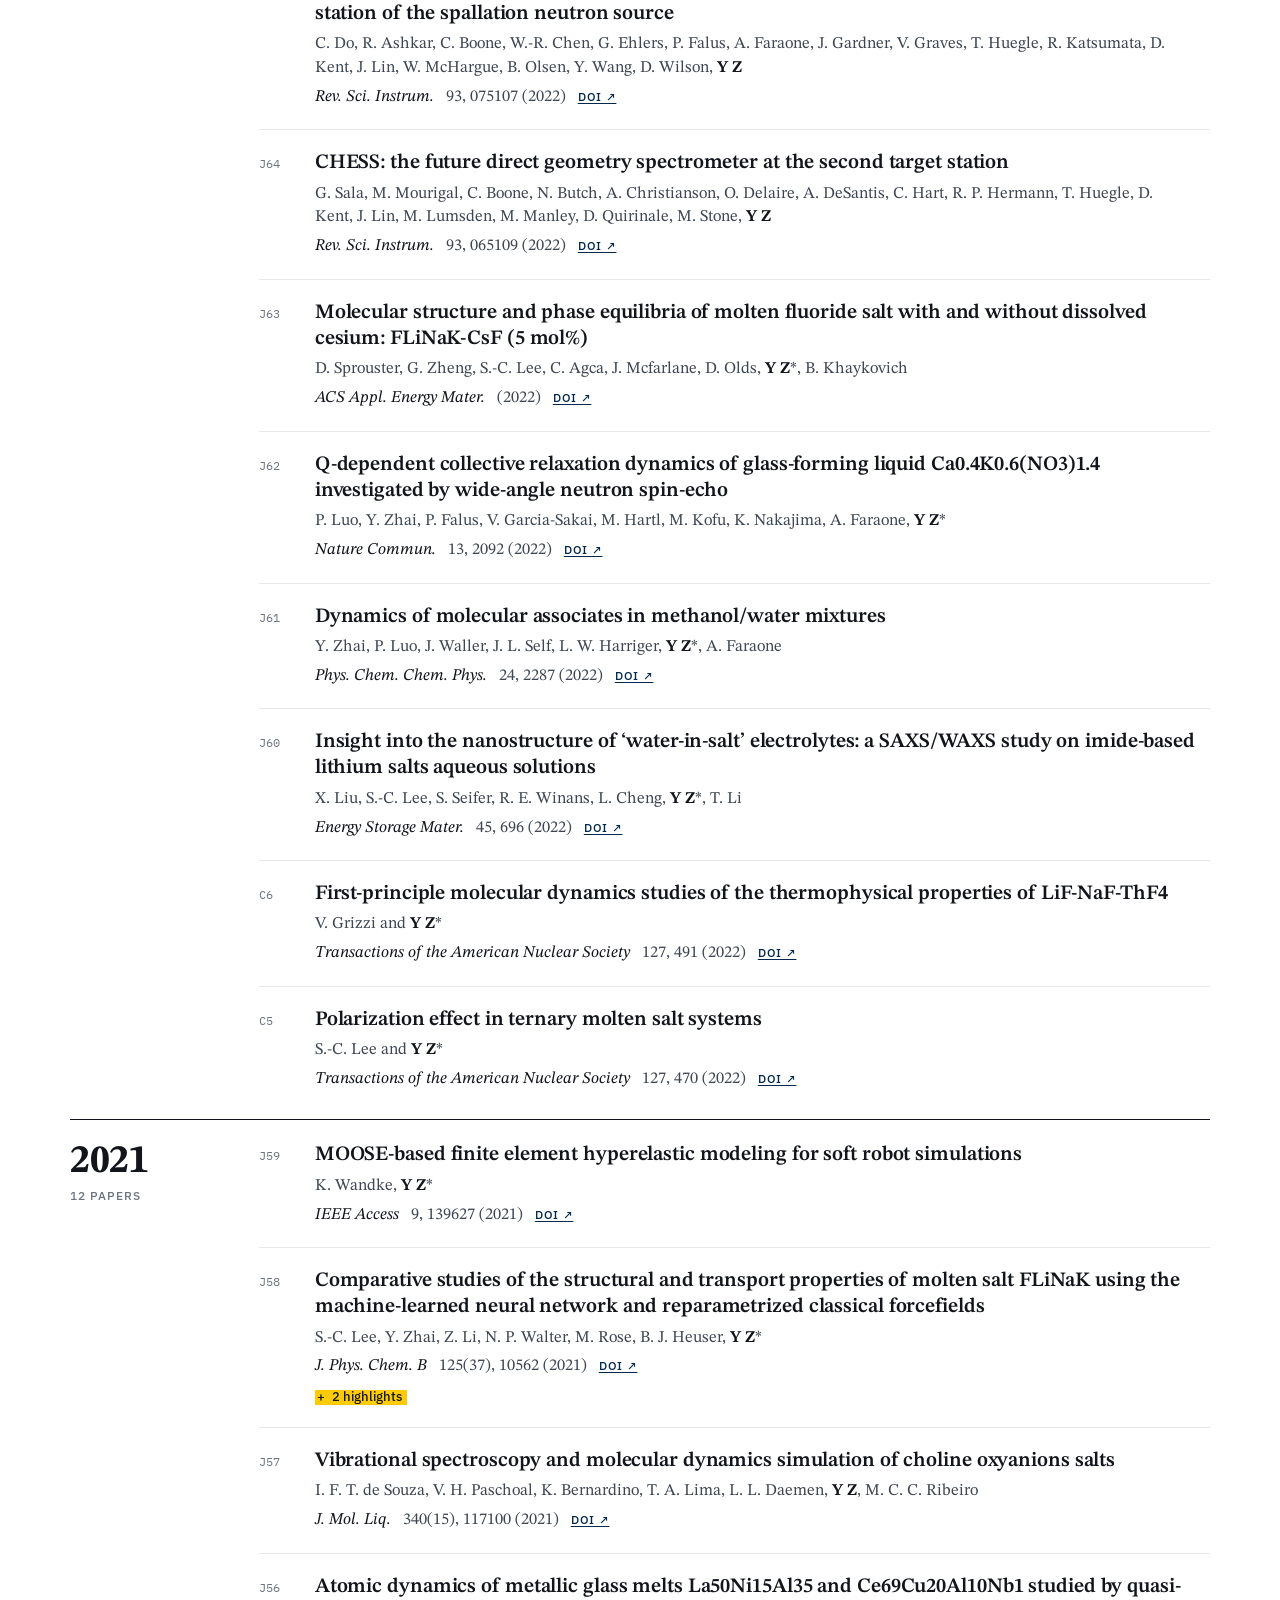
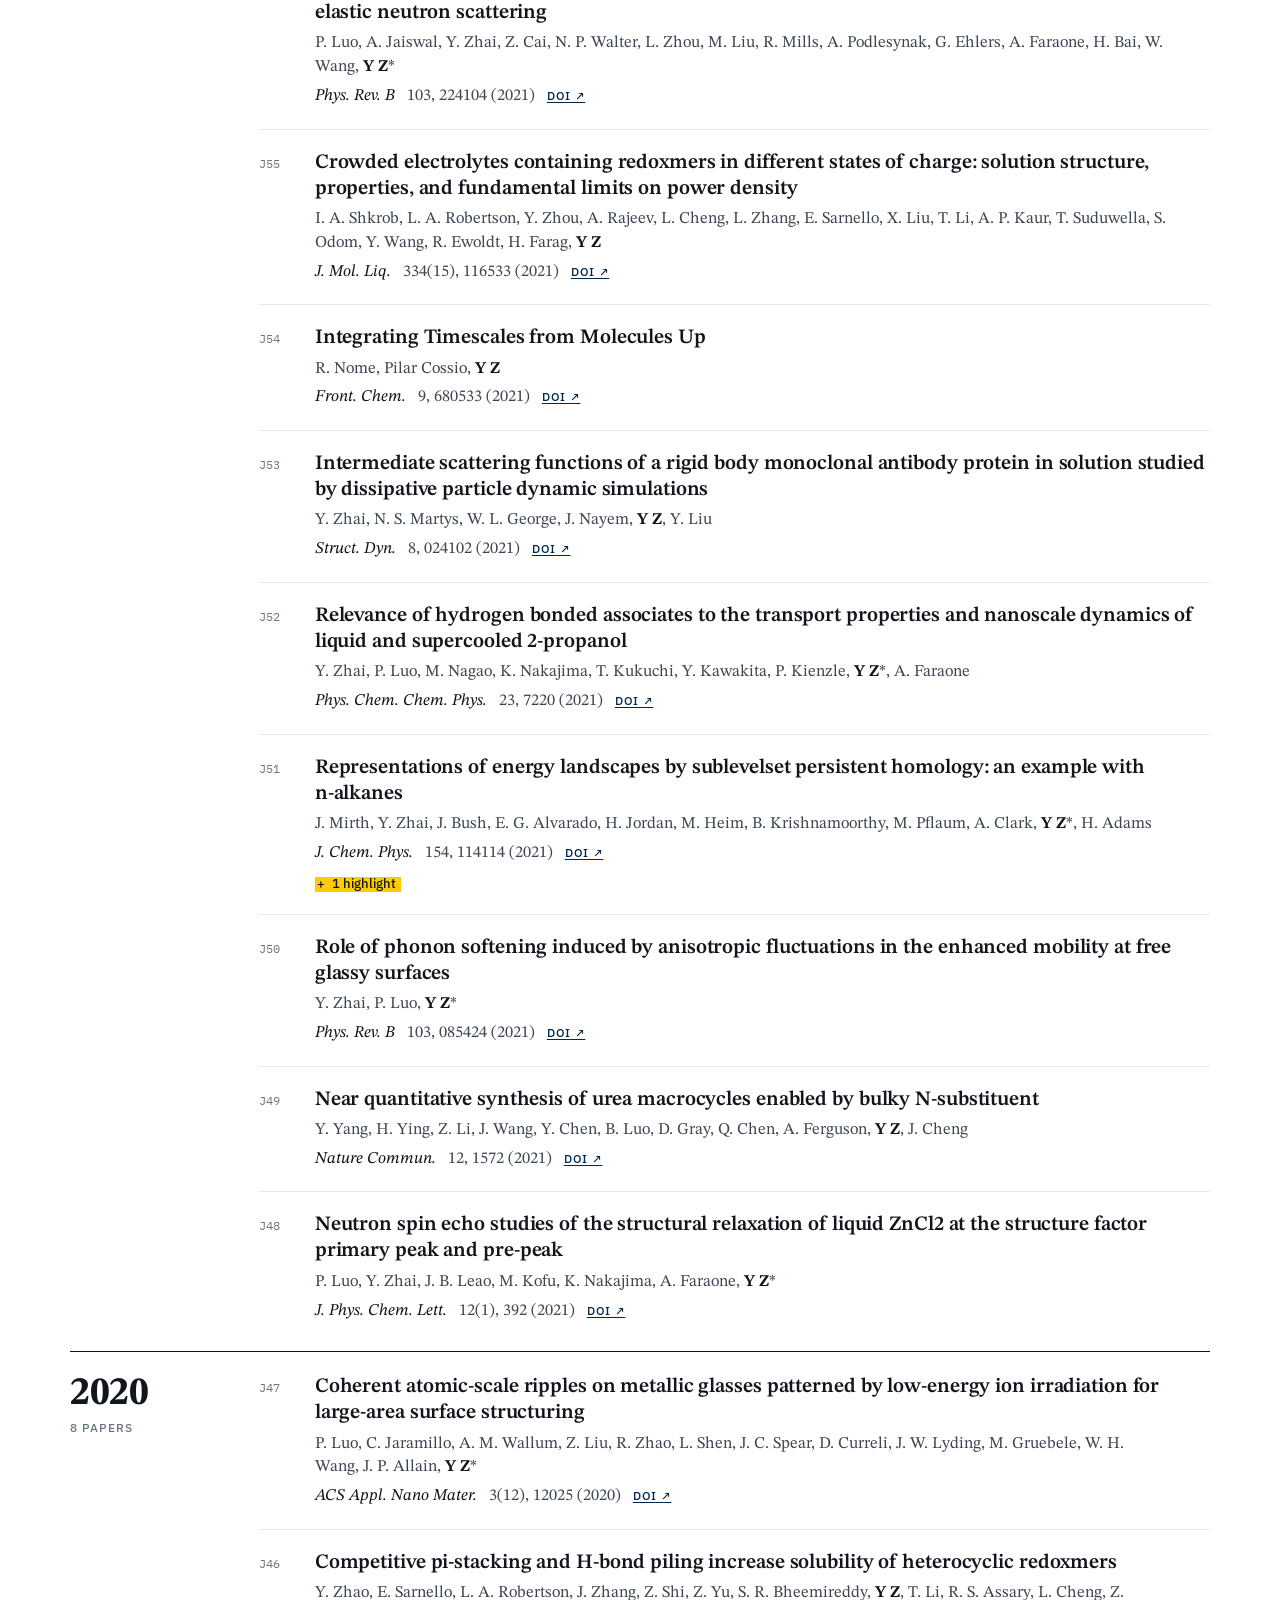
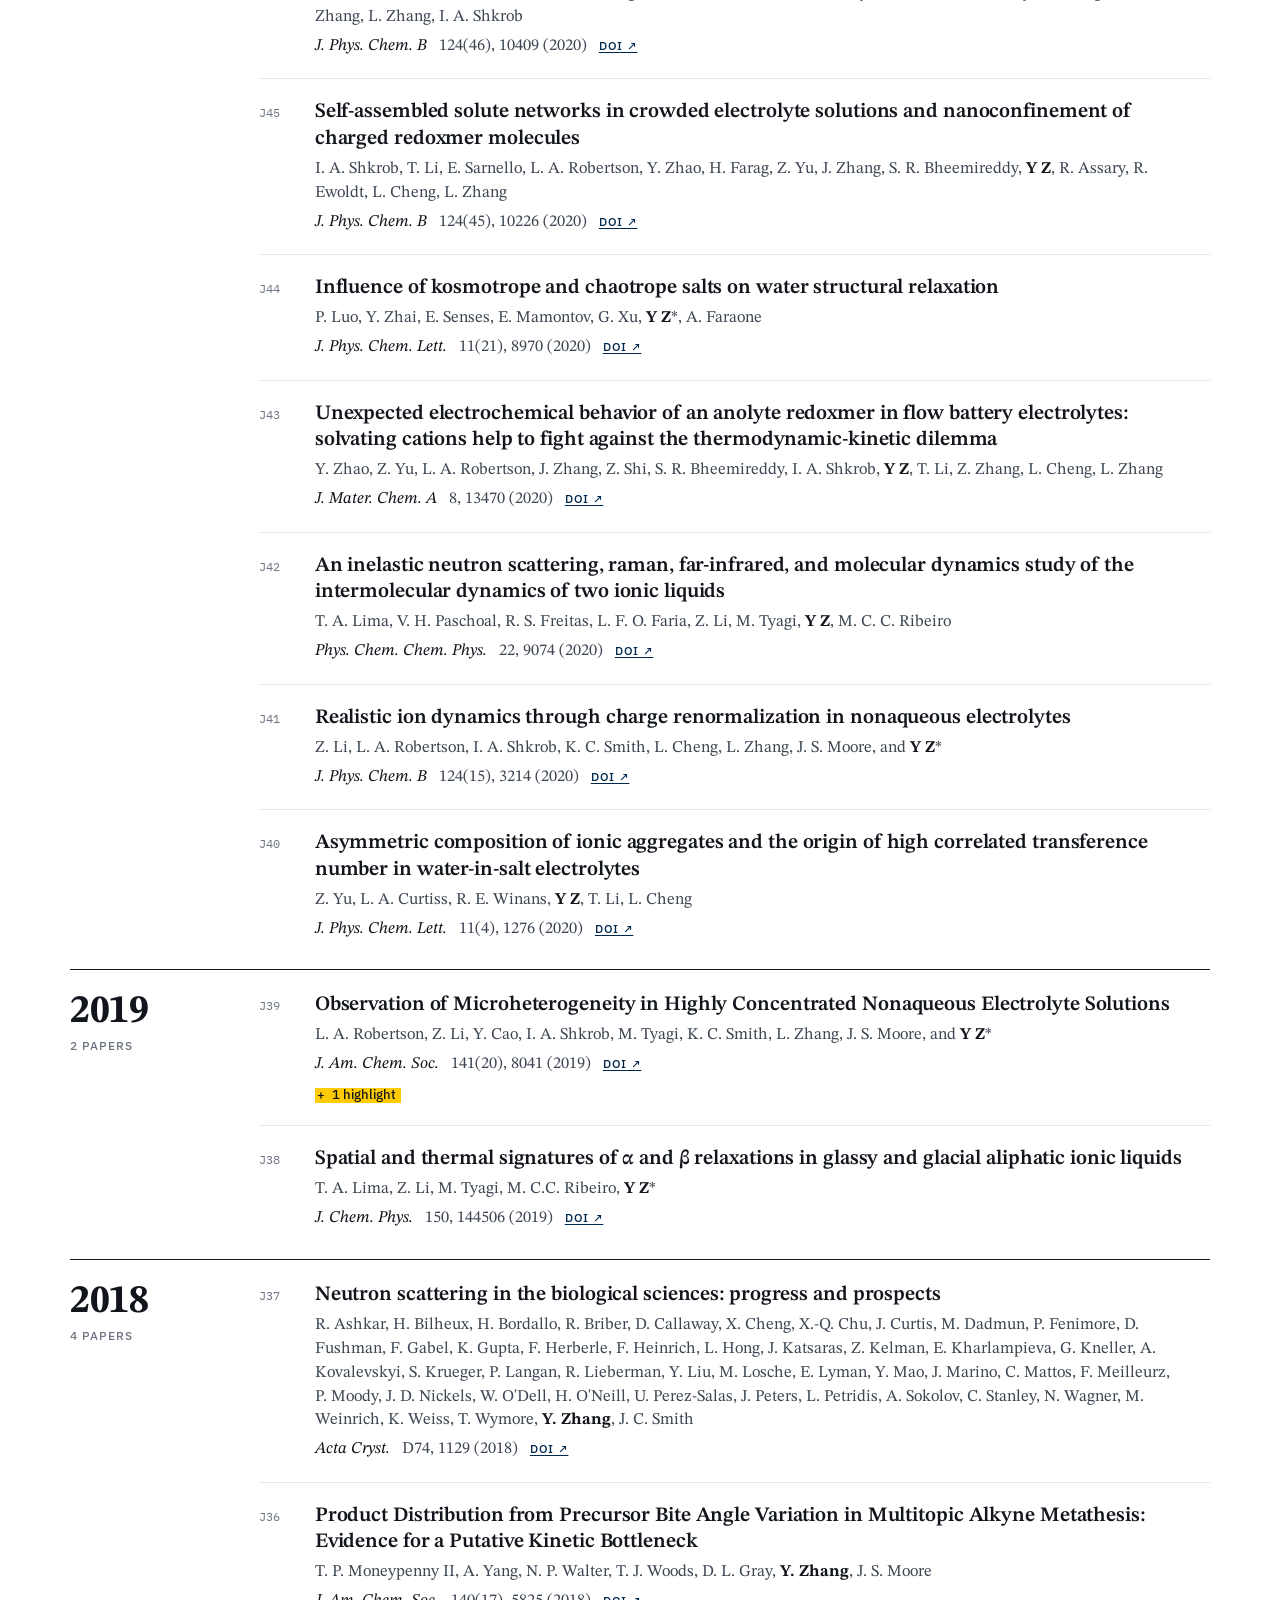
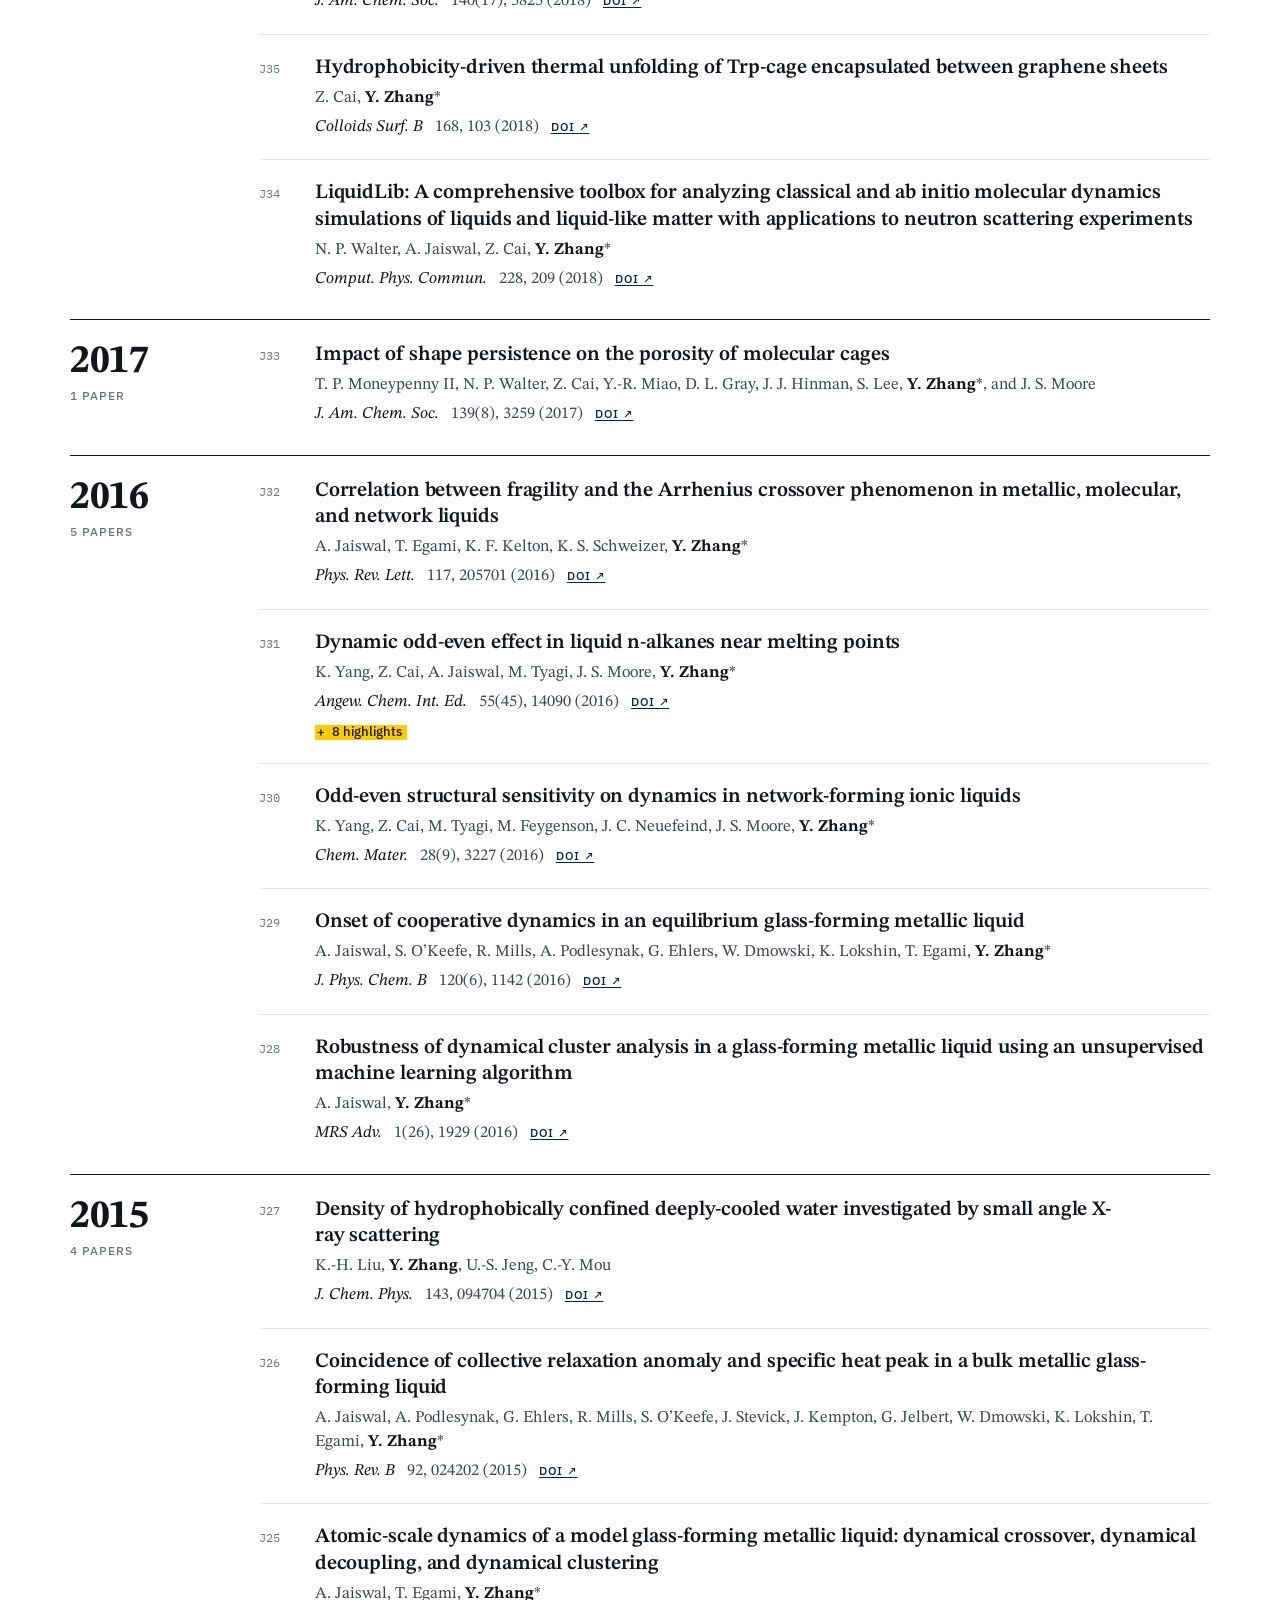
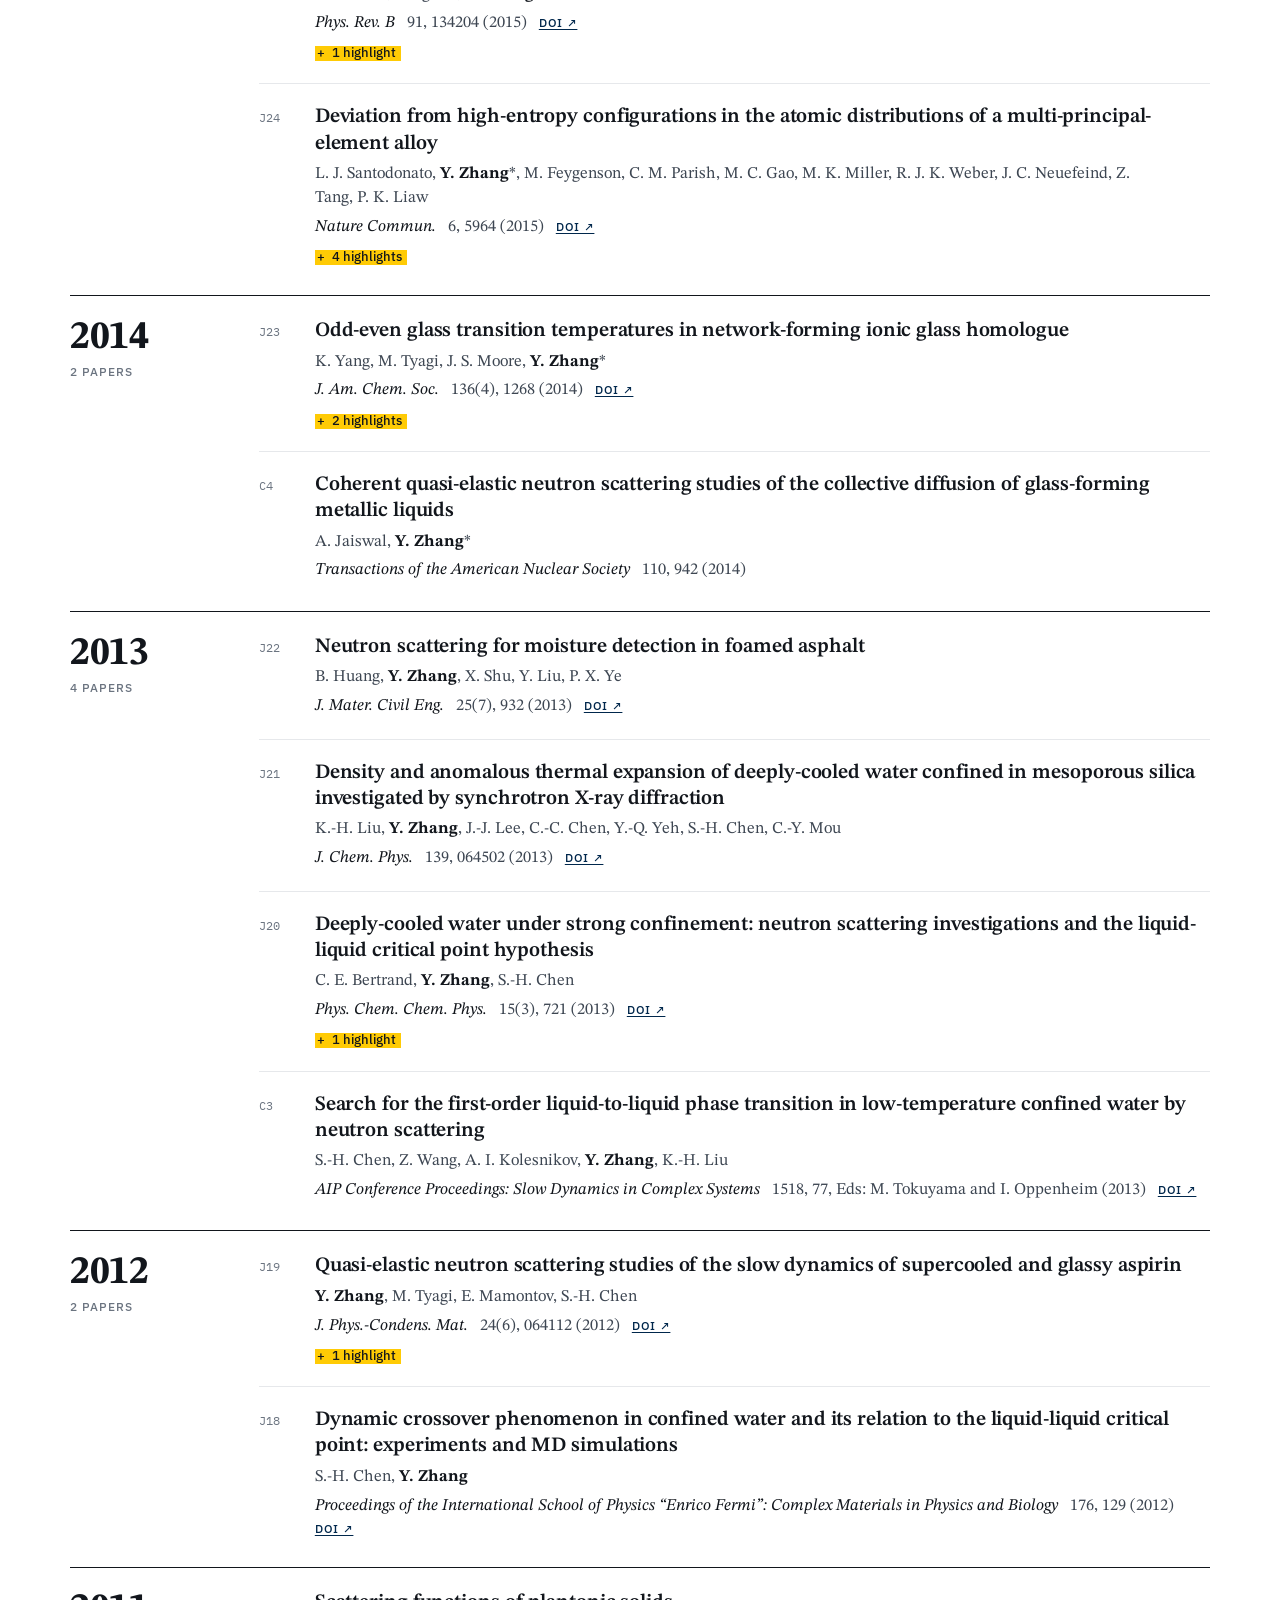
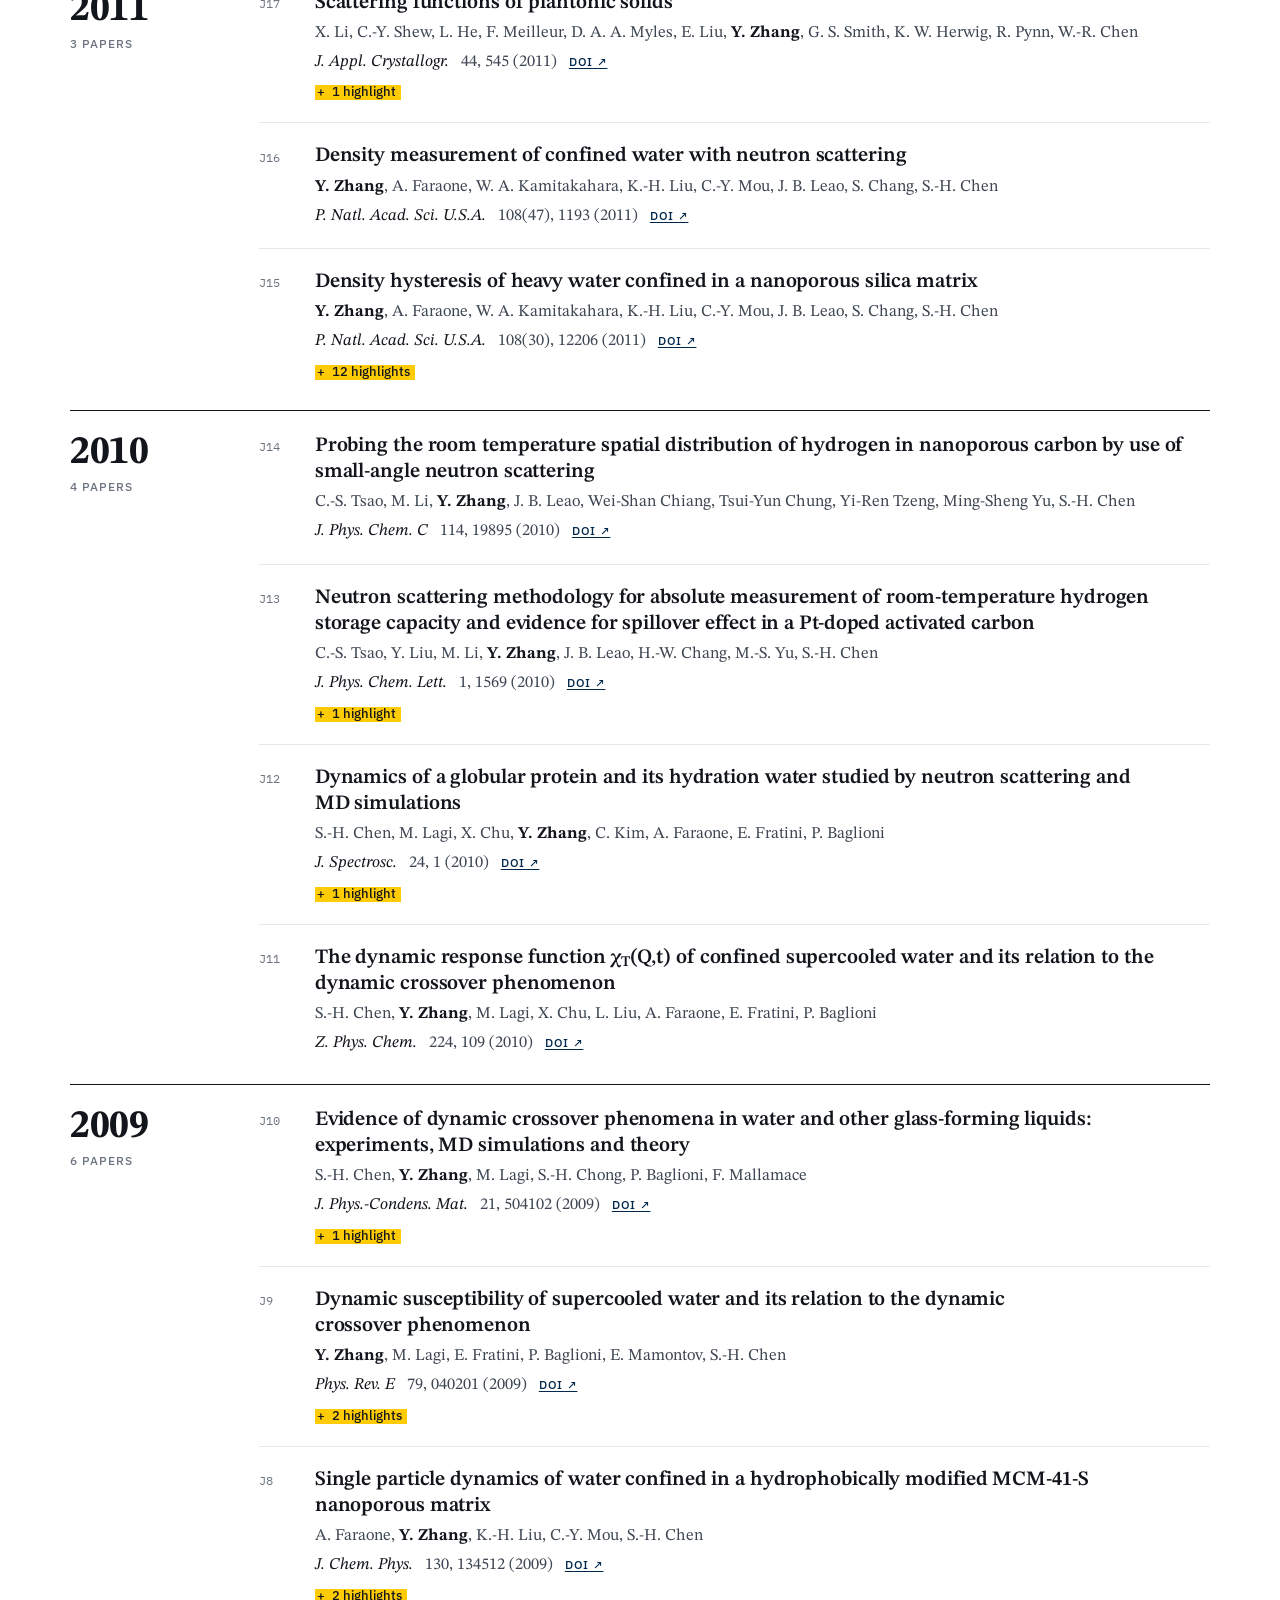
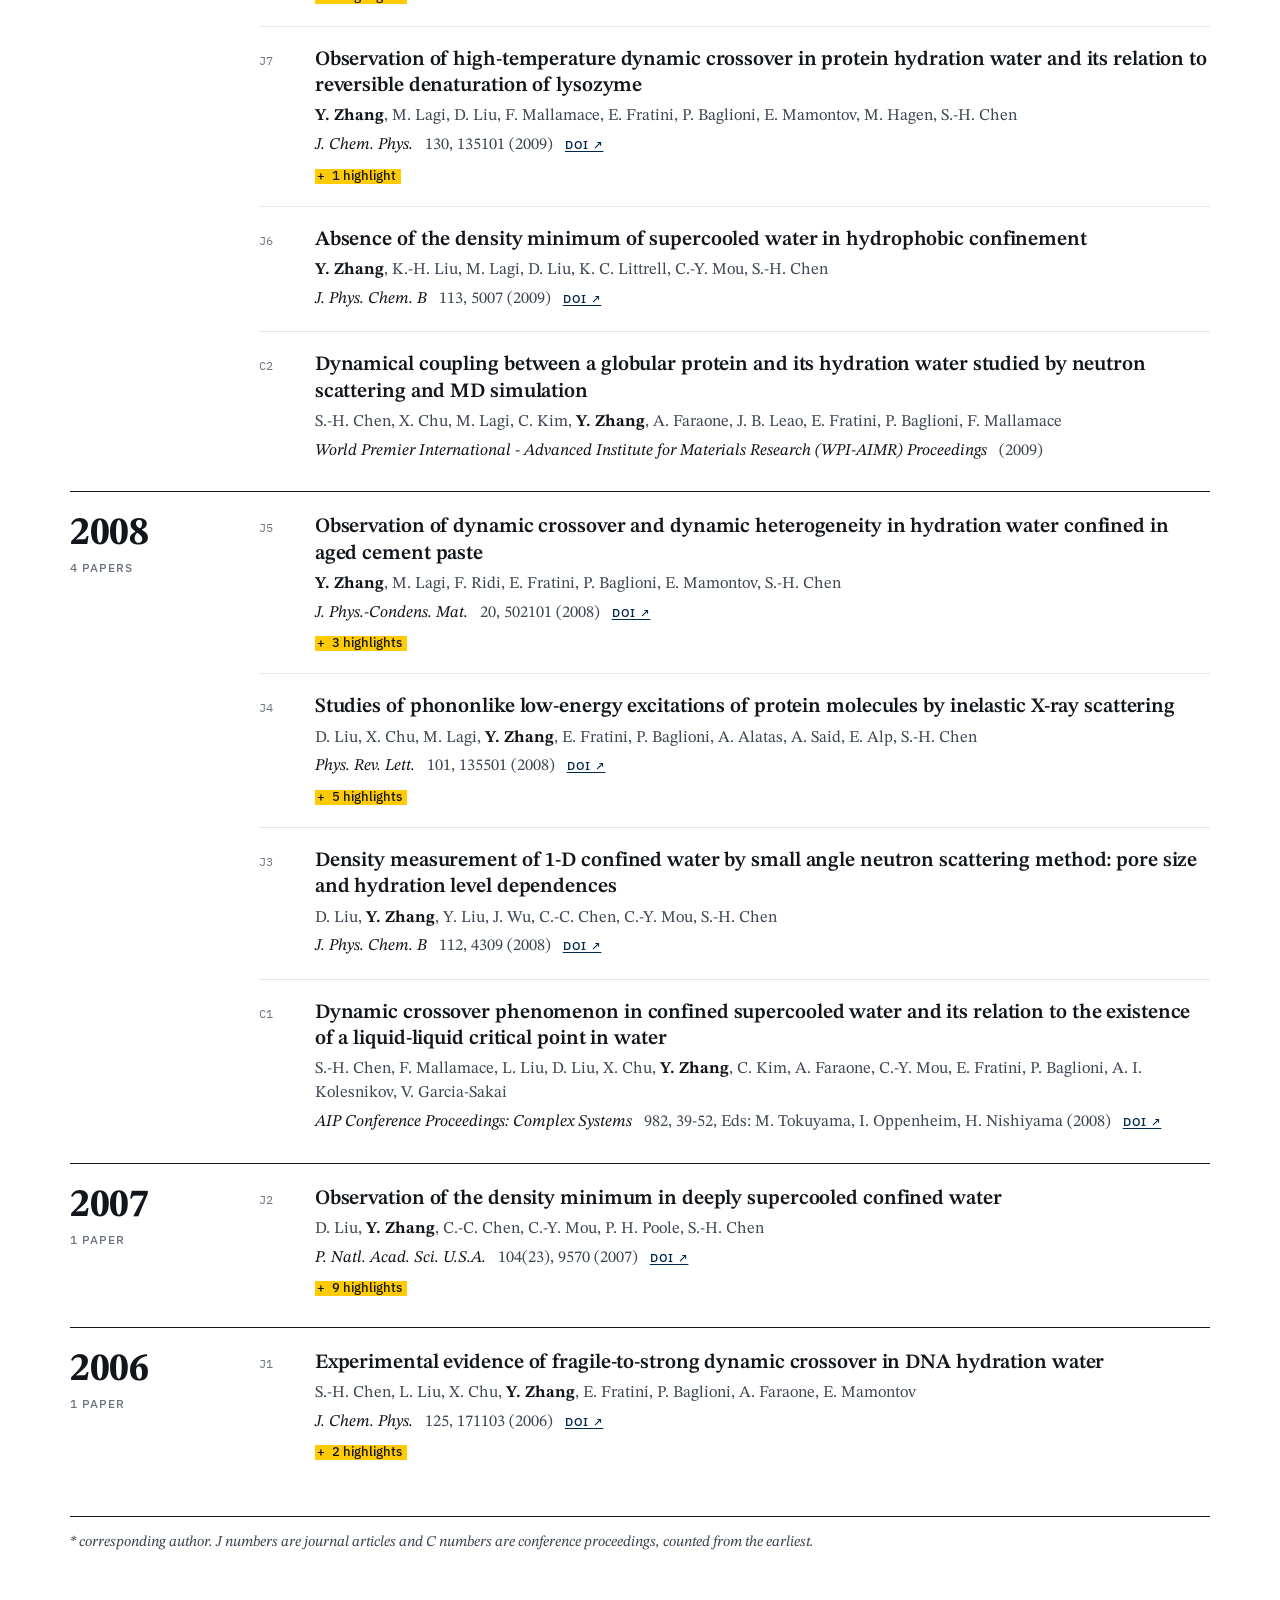
<file: publications.html>
<!doctype html>
<html lang="en">
<head>
  <meta charset="utf-8">
  <meta name="viewport" content="width=device-width, initial-scale=1">
  <title>Publications | Z Lab</title>
  <meta name="description" content="Journal articles and conference proceedings from the Z Lab, searchable by title, author, journal, and year.">
  <meta name="robots" content="noindex">
  <meta name="theme-color" content="#ffffff">
  <meta property="og:type" content="website">
  <meta property="og:title" content="Publications | Z Lab">
  <meta property="og:description" content="Journal articles and conference proceedings from the Z Lab, searchable by title, author, journal, and year.">
  <link rel="icon" href="assets/img/favicon.svg?v=831e58c5df" type="image/svg+xml">
  <link rel="preconnect" href="https://fonts.googleapis.com">
  <link rel="preconnect" href="https://fonts.gstatic.com" crossorigin>
  <link rel="stylesheet" href="https://fonts.googleapis.com/css2?family=IBM+Plex+Mono:wght@400;500&amp;family=IBM+Plex+Sans:wght@400;500;600&amp;family=STIX+Two+Text:ital,wght@0,400..700;1,400..700&amp;display=swap">
  <link rel="stylesheet" href="assets/css/style.css?v=a0ee6fa66f">
  <script src="assets/js/theme-init.js?v=a0ee6fa66f"></script>
</head>
<body>
  <a class="skip-link" href="#main">Skip to content</a>
  <header class="head" id="site-nav">
    <div class="sheet head-row">
      <a class="brand" href="index.html" aria-label="Z Lab home">Z LAB</a>
      <span class="head-org">University of Michigan</span>
      <button class="menu-toggle" type="button" aria-expanded="false" aria-controls="nav-links" aria-label="Open menu">Menu</button>
      <nav class="head-nav nav-links" id="nav-links" aria-label="Primary">
        <a href="research.html">Research</a>
        <a href="people.html">People</a>
        <a href="publications.html" aria-current="page">Publications</a>
        <a href="code.html">Software</a>
        <a href="teaching.html">Teaching</a>
        <a href="calendar.html">Calendar</a>
        <a href="https://sites.google.com/view/zlabintranet/">Intranet</a>
      </nav>
    </div>
  </header>

  <main id="main">
    <header class="title sheet">
      <h1><span class="sec-no">3</span>Publications</h1>
      <p class="lede">Journal articles and conference proceedings from 2006 to today. Also on <a href="https://scholar.google.com/citations?user=OIf2HXwAAAAJ&amp;hl=en">Google Scholar</a>.</p>
    </header>

    <section>
      <div class="pub-tools" id="pub-tools">
        <div class="sheet pub-tools-row">
          <label class="search">
            <span class="visually-hidden">Search publications</span>
            <svg viewBox="0 0 24 24" fill="none" stroke="currentColor" stroke-width="2" stroke-linecap="round" aria-hidden="true"><circle cx="11" cy="11" r="6.5"/><path d="m16 16 4.5 4.5"/></svg>
            <input id="pub-search" type="search" placeholder="Search title, author, journal, year" autocomplete="off" spellcheck="false">
          </label>
          <div class="segmented" role="group" aria-label="Publication type">
            <button type="button" data-type="all" aria-pressed="true">All</button>
            <button type="button" data-type="journal" aria-pressed="false">Journals</button>
            <button type="button" data-type="proceedings" aria-pressed="false">Proceedings</button>
          </div>
          <button class="toggle-chip" type="button" id="pub-hl" aria-pressed="false">Press and highlights</button>
          <span class="pub-count" id="pub-count" role="status"></span>
        </div>
      </div>

      <div class="sheet">
        <div class="figs" data-reveal>
          <figure class="fig" id="fig-years">
            <figcaption class="fig-head">
              <div>
                <h2 class="fig-title"><span>Fig. 1.</span> Papers per year</h2>
                <p class="fig-sub" data-sub></p>
              </div>
              <button class="fig-action" type="button" data-clear hidden>Show all years</button>
            </figcaption>
            <div class="cols" data-plot></div>
            <div class="fig-foot">
              <details class="fig-table">
                <summary>View as table</summary>
                <div data-table></div>
              </details>
              <p class="fig-hint">Select a year or a journal to filter the list.</p>
            </div>
          </figure>
          <figure class="fig" id="fig-venues">
            <figcaption class="fig-head">
              <div>
                <h2 class="fig-title"><span>Fig. 2.</span> Where the work appears</h2>
                <p class="fig-sub" data-sub></p>
              </div>
              <button class="fig-action" type="button" data-clear hidden>Show all journals</button>
            </figcaption>
            <ol class="ranks" data-plot aria-label="Journals and venues with the most papers. Choose one to filter the list."></ol>
            <div class="fig-foot">
              <details class="fig-table">
                <summary>View as table</summary>
                <div data-table></div>
              </details>
              <p class="fig-hint" data-foot></p>
            </div>
          </figure>
        </div>

        <div class="try">
          <span class="try-label">Try</span>
          <button class="chip" type="button" data-query="molten salt">molten salts</button>
          <button class="chip" type="button" data-query="water">water</button>
          <button class="chip" type="button" data-query="glass">glasses</button>
          <button class="chip" type="button" data-query="neutron">neutron scattering</button>
          <button class="chip" type="button" data-query="electrolyte">electrolytes</button>
          <button class="chip" type="button" data-query="soft robot">soft robots</button>
        </div>

        <div id="pub-list">
          <noscript><p style="padding: 32px 0">The publication list needs JavaScript to display. It is also available on <a href="https://scholar.google.com/citations?user=OIf2HXwAAAAJ&amp;hl=en">Google Scholar</a>.</p></noscript>
        </div>

        <p class="pub-footnote">* corresponding author. J numbers are journal articles and C numbers are conference proceedings, counted from the earliest.</p>
      </div>
    </section>
  </main>

  <footer class="foot">
    <div class="sheet">
      <div class="foot-row">
        <p class="foot-title">Matter <i>in extremes,</i><br>machine <i>for extremes</i></p>
        <div>
          <h2>Sections</h2>
          <ul class="plain">
            <li><a href="research.html">Research</a></li>
            <li><a href="people.html">People</a></li>
            <li><a href="publications.html">Publications</a></li>
            <li><a href="code.html">Software</a></li>
            <li><a href="teaching.html">Teaching</a></li>
            <li><a href="calendar.html">Calendar</a></li>
          </ul>
        </div>
        <div>
          <h2>Elsewhere</h2>
          <ul class="plain">
            <li><a href="https://github.com/Z-Laboratory">GitHub</a></li>
            <li><a href="https://scholar.google.com/citations?user=OIf2HXwAAAAJ&amp;hl=en">Google Scholar</a></li>
            <li><a href="https://sites.google.com/view/zlabintranet/">Intranet</a></li>
            <li><a href="https://z.engin.umich.edu/">Official site</a></li>
          </ul>
        </div>
        <div>
          <h2>Contact</h2>
          <address>2927 Cooley Bldg<br>2355 Bonisteel Blvd<br>Ann Arbor, MI 48109<br>yzyz AT umich DOT edu</address>
        </div>
      </div>
      <div class="foot-note">
        <span>Z Lab &middot; University of Michigan</span>
        <span class="foot-game"><button type="button" data-game>Play Rare Event</button><button type="button" data-game="board">Leaderboard</button></span>
        <span>Unofficial redesign concept. The official site is <a href="https://z.engin.umich.edu/">z.engin.umich.edu</a>.</span>
      </div>
    </div>
  </footer>

  <script src="data/publications.js?v=a0ee6fa66f" defer></script>
  <script src="assets/js/site.js?v=a0ee6fa66f" defer></script>
  <script src="assets/js/publications.js?v=a0ee6fa66f" defer></script>
</body>
</html>
</file>
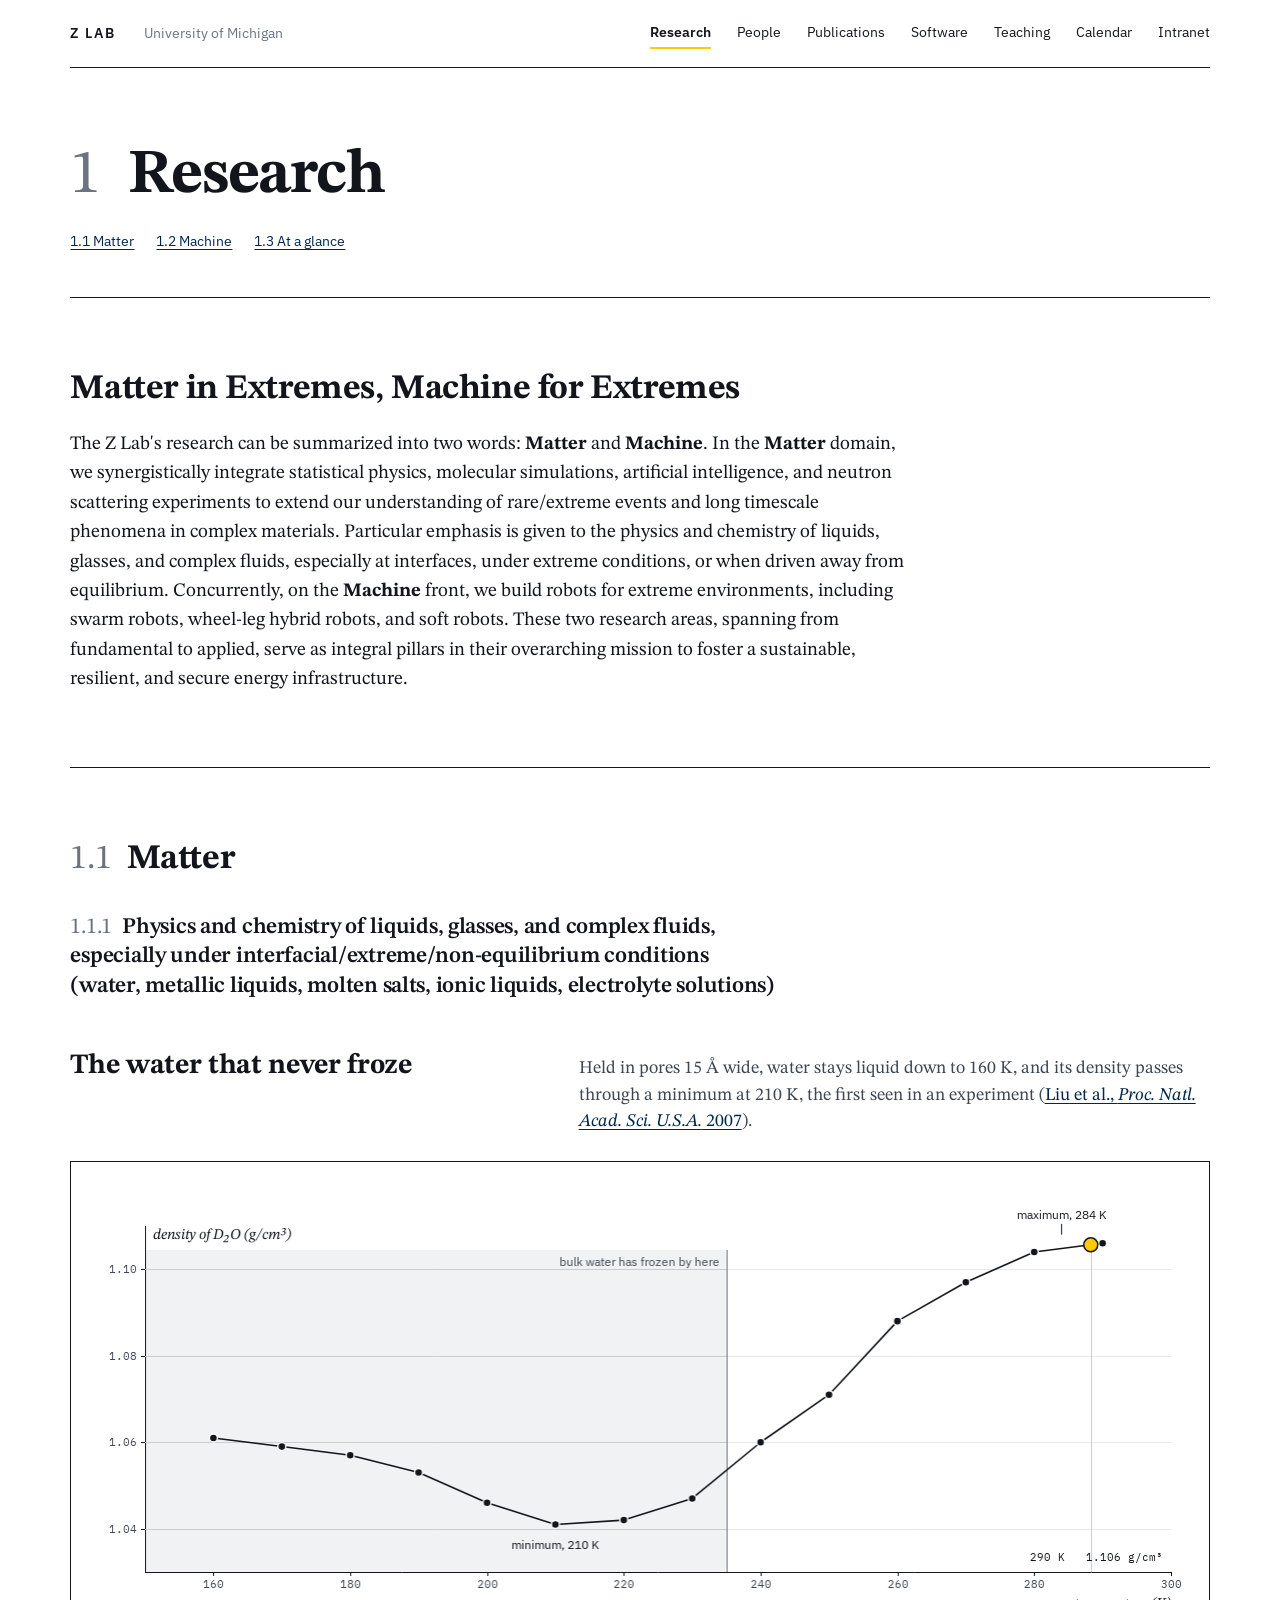
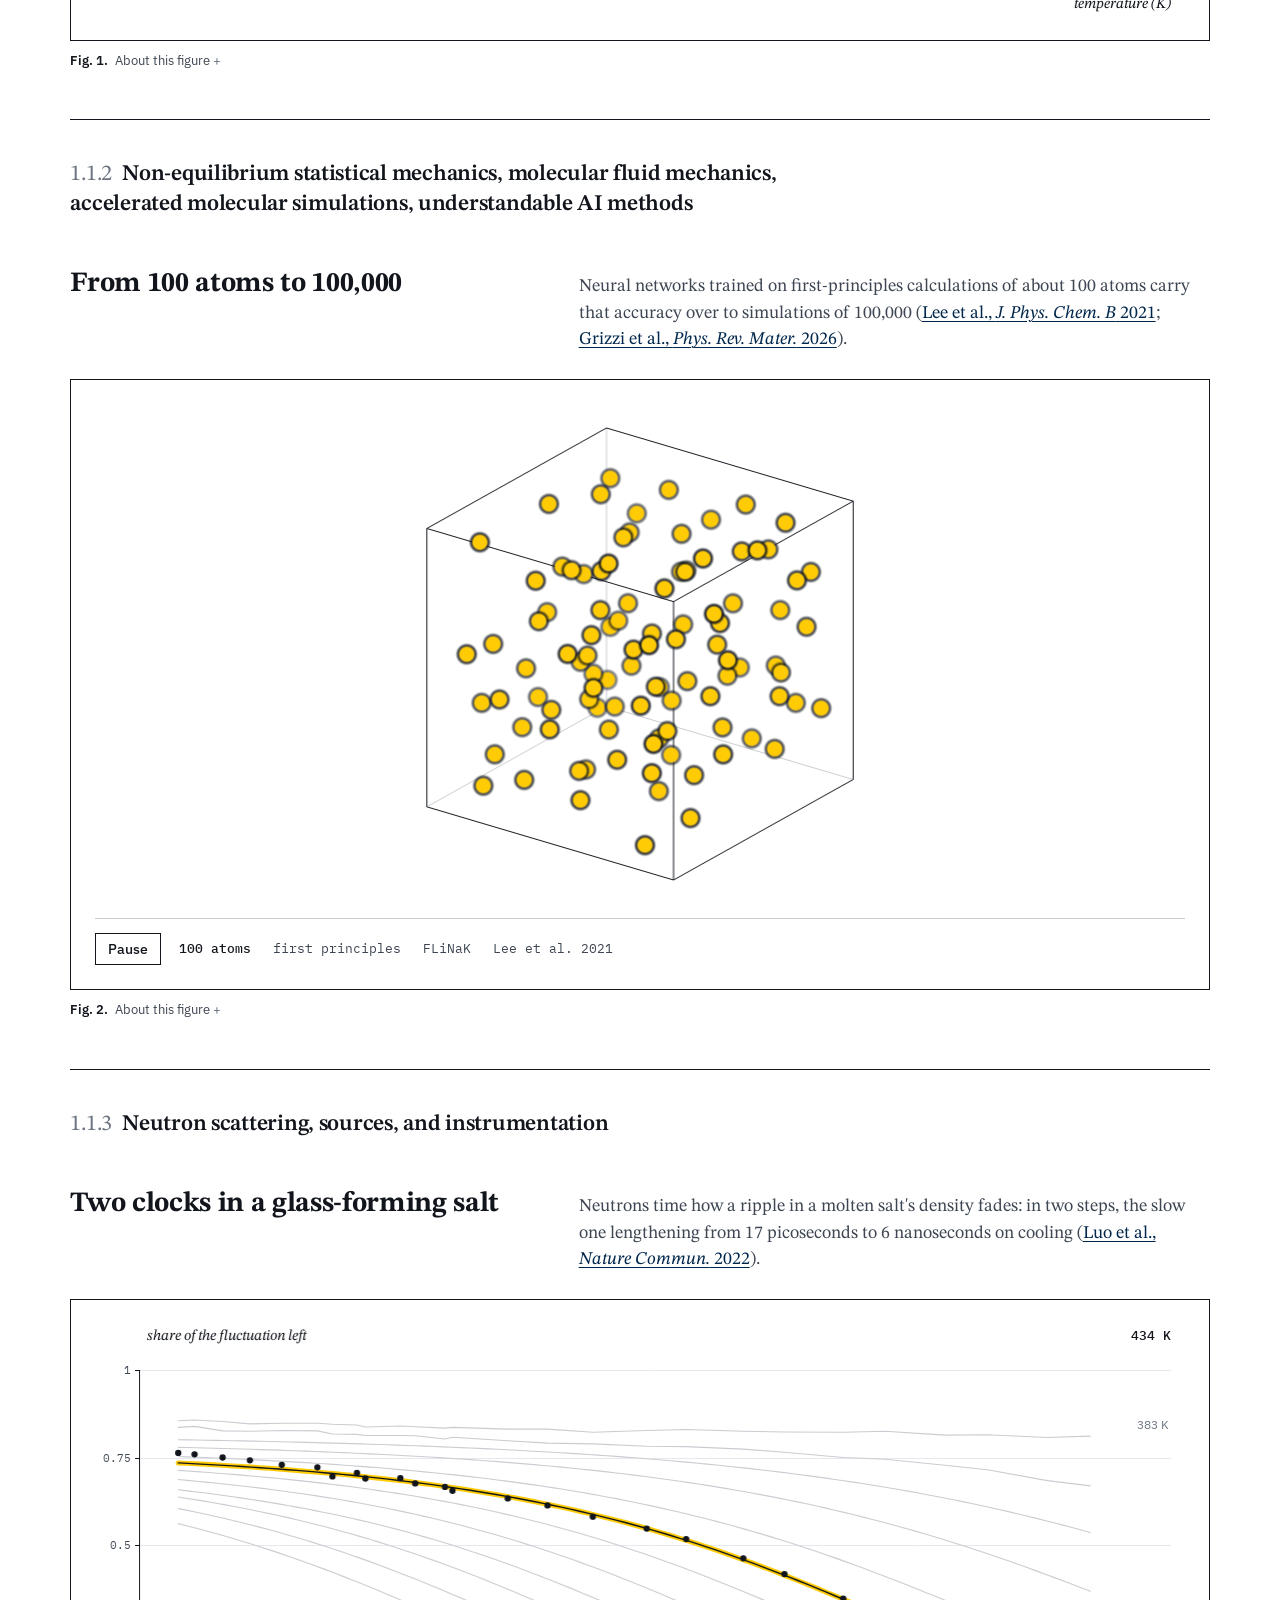
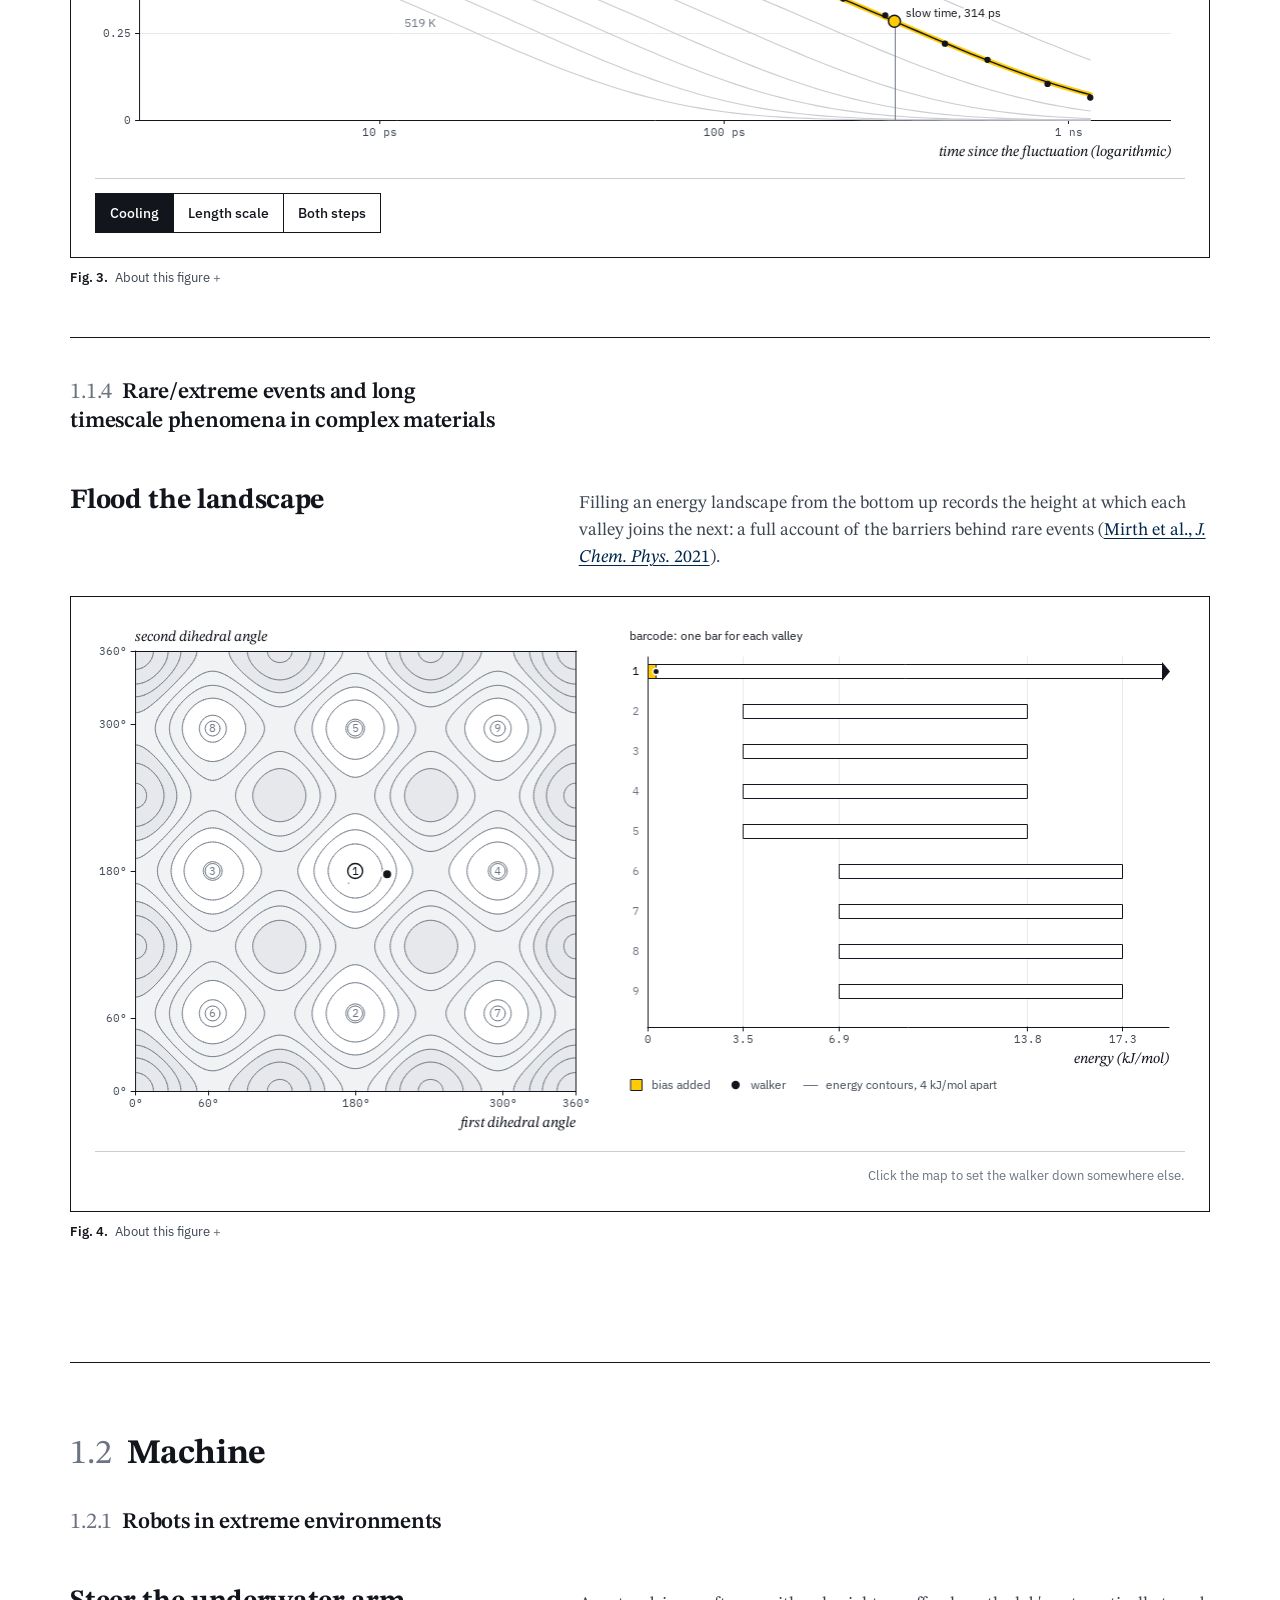
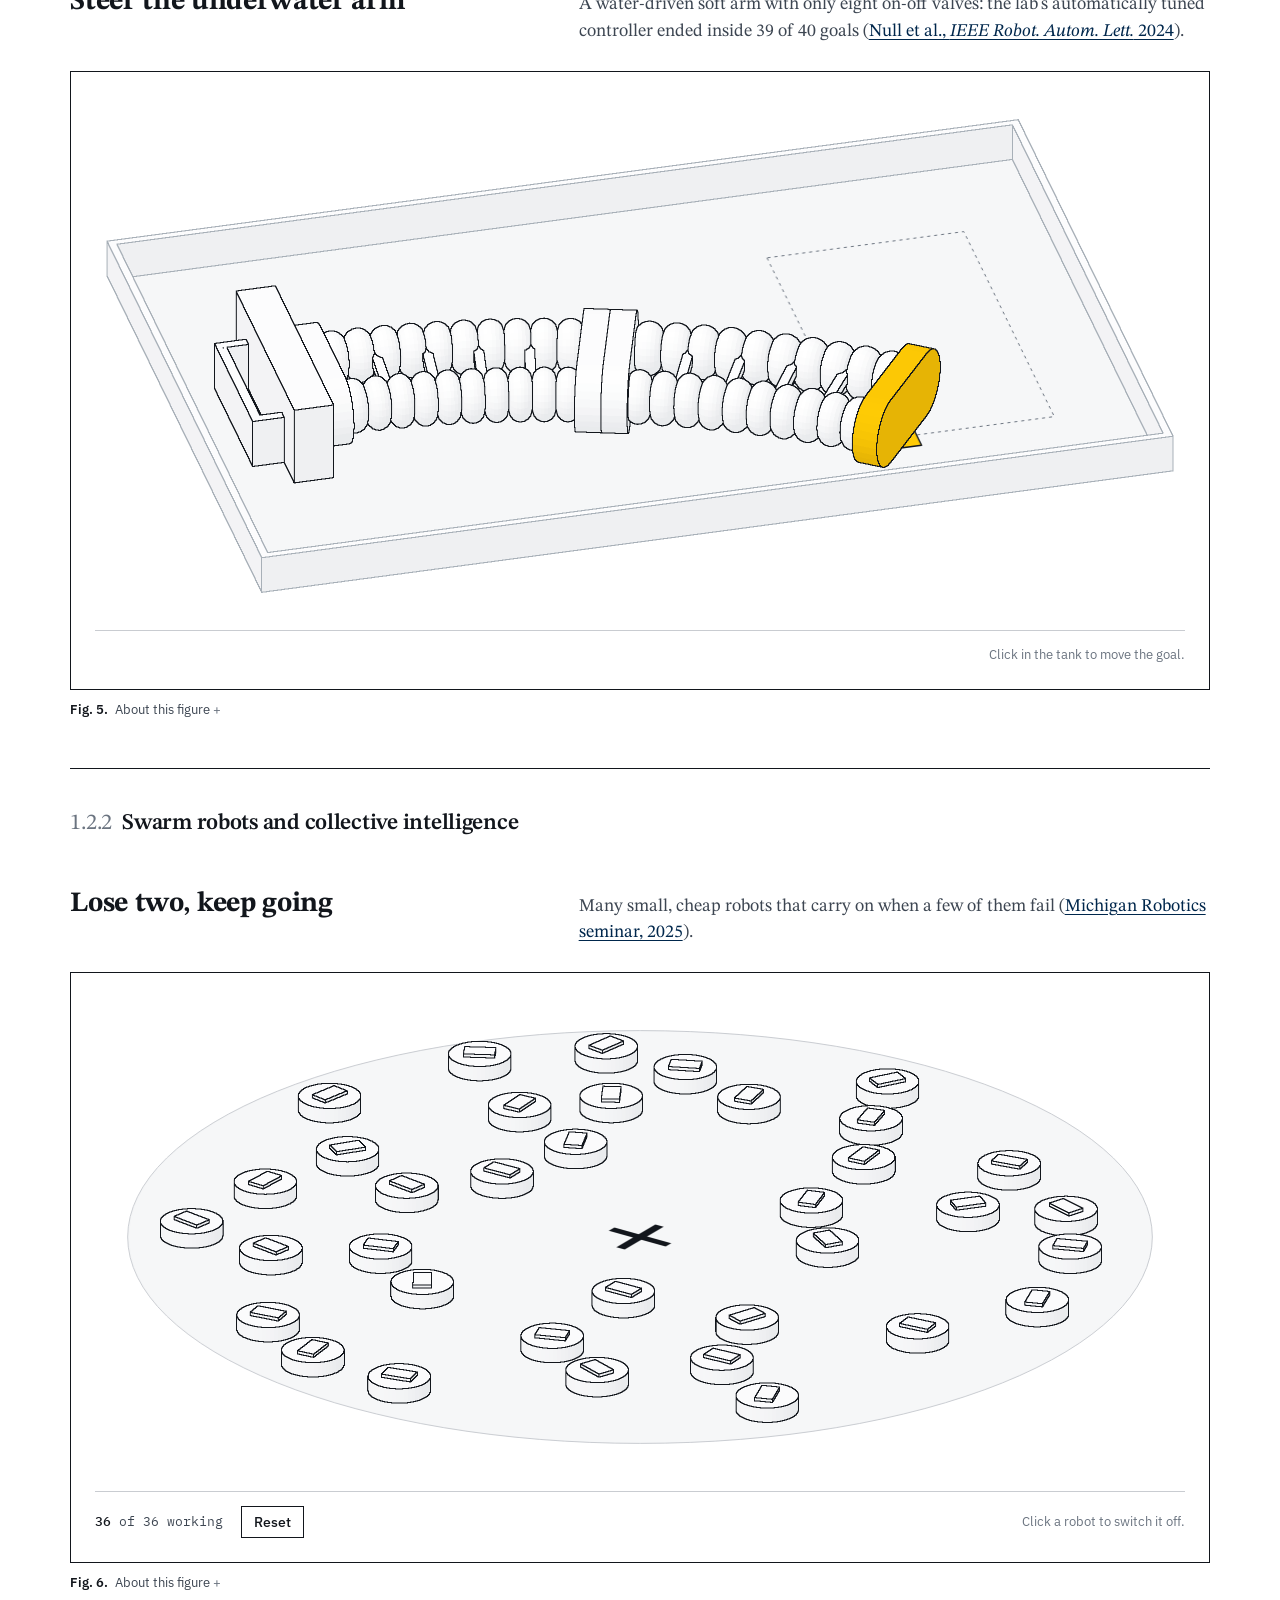
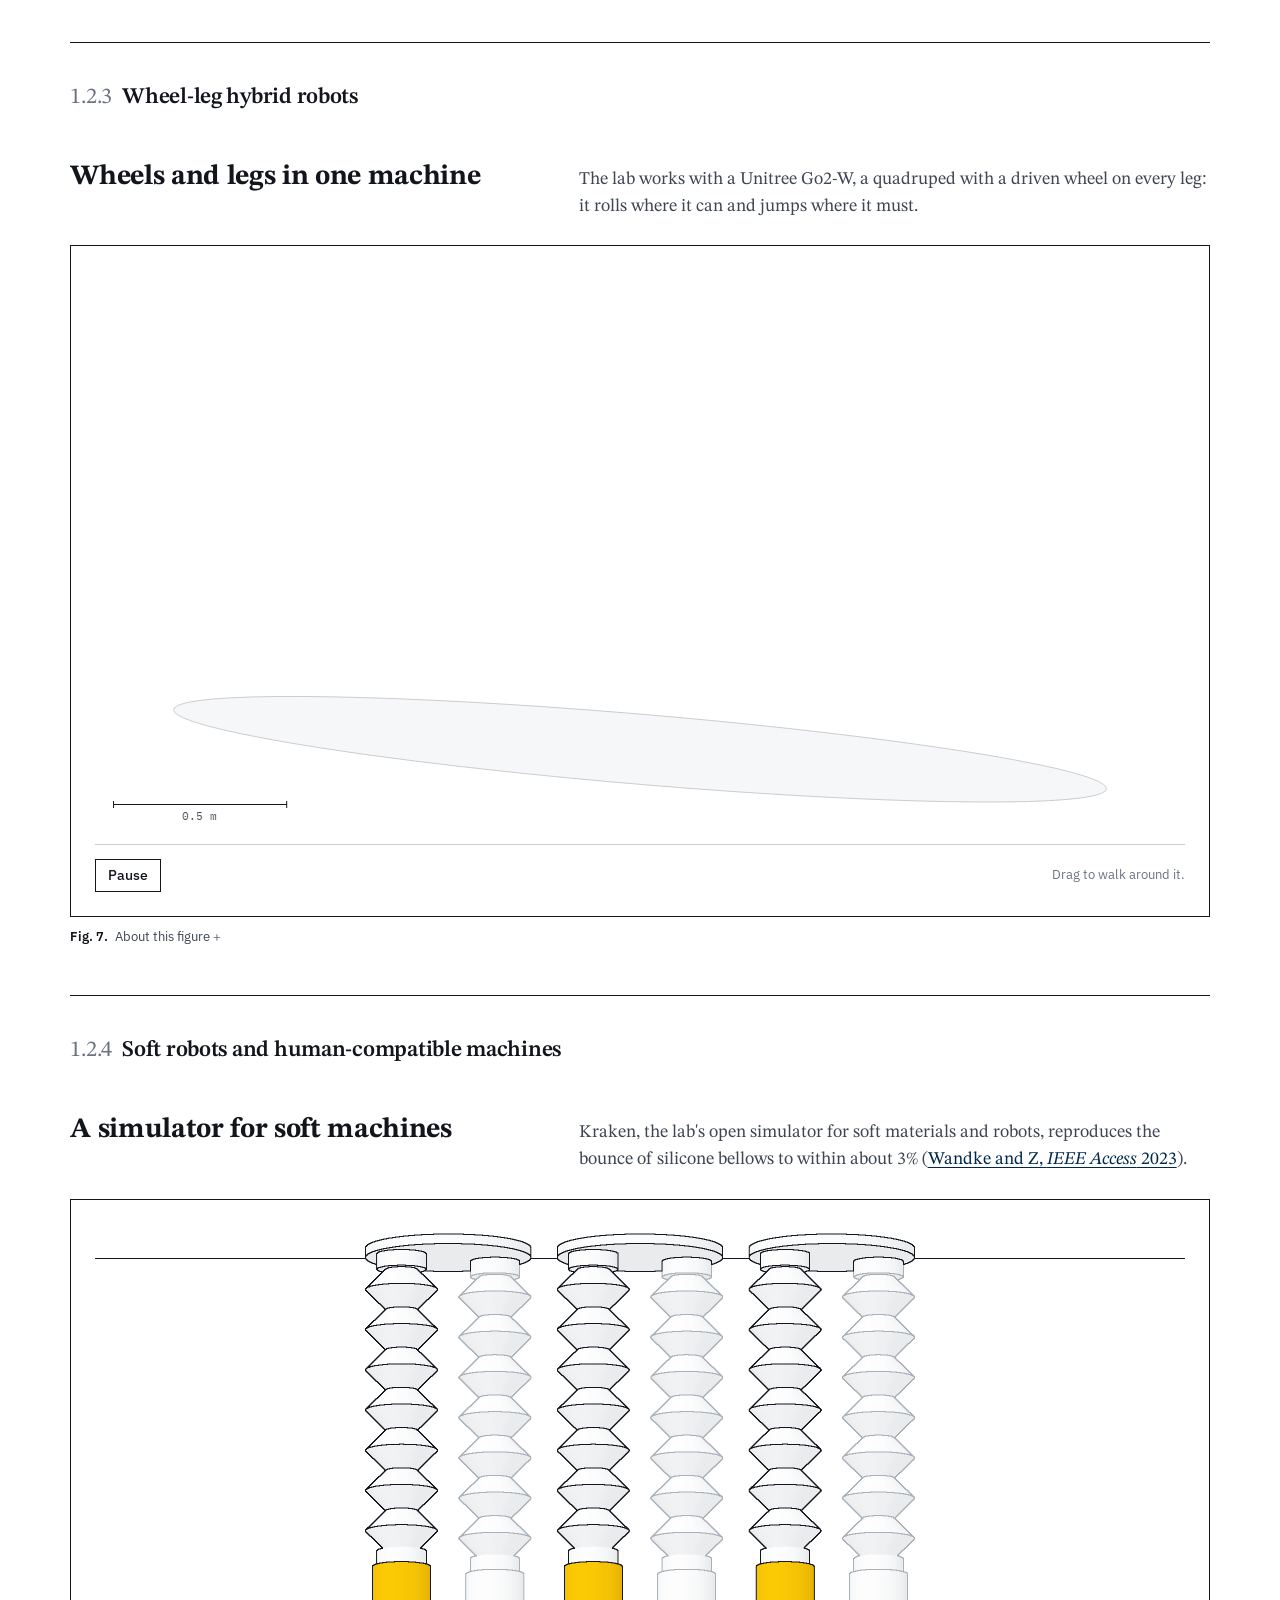
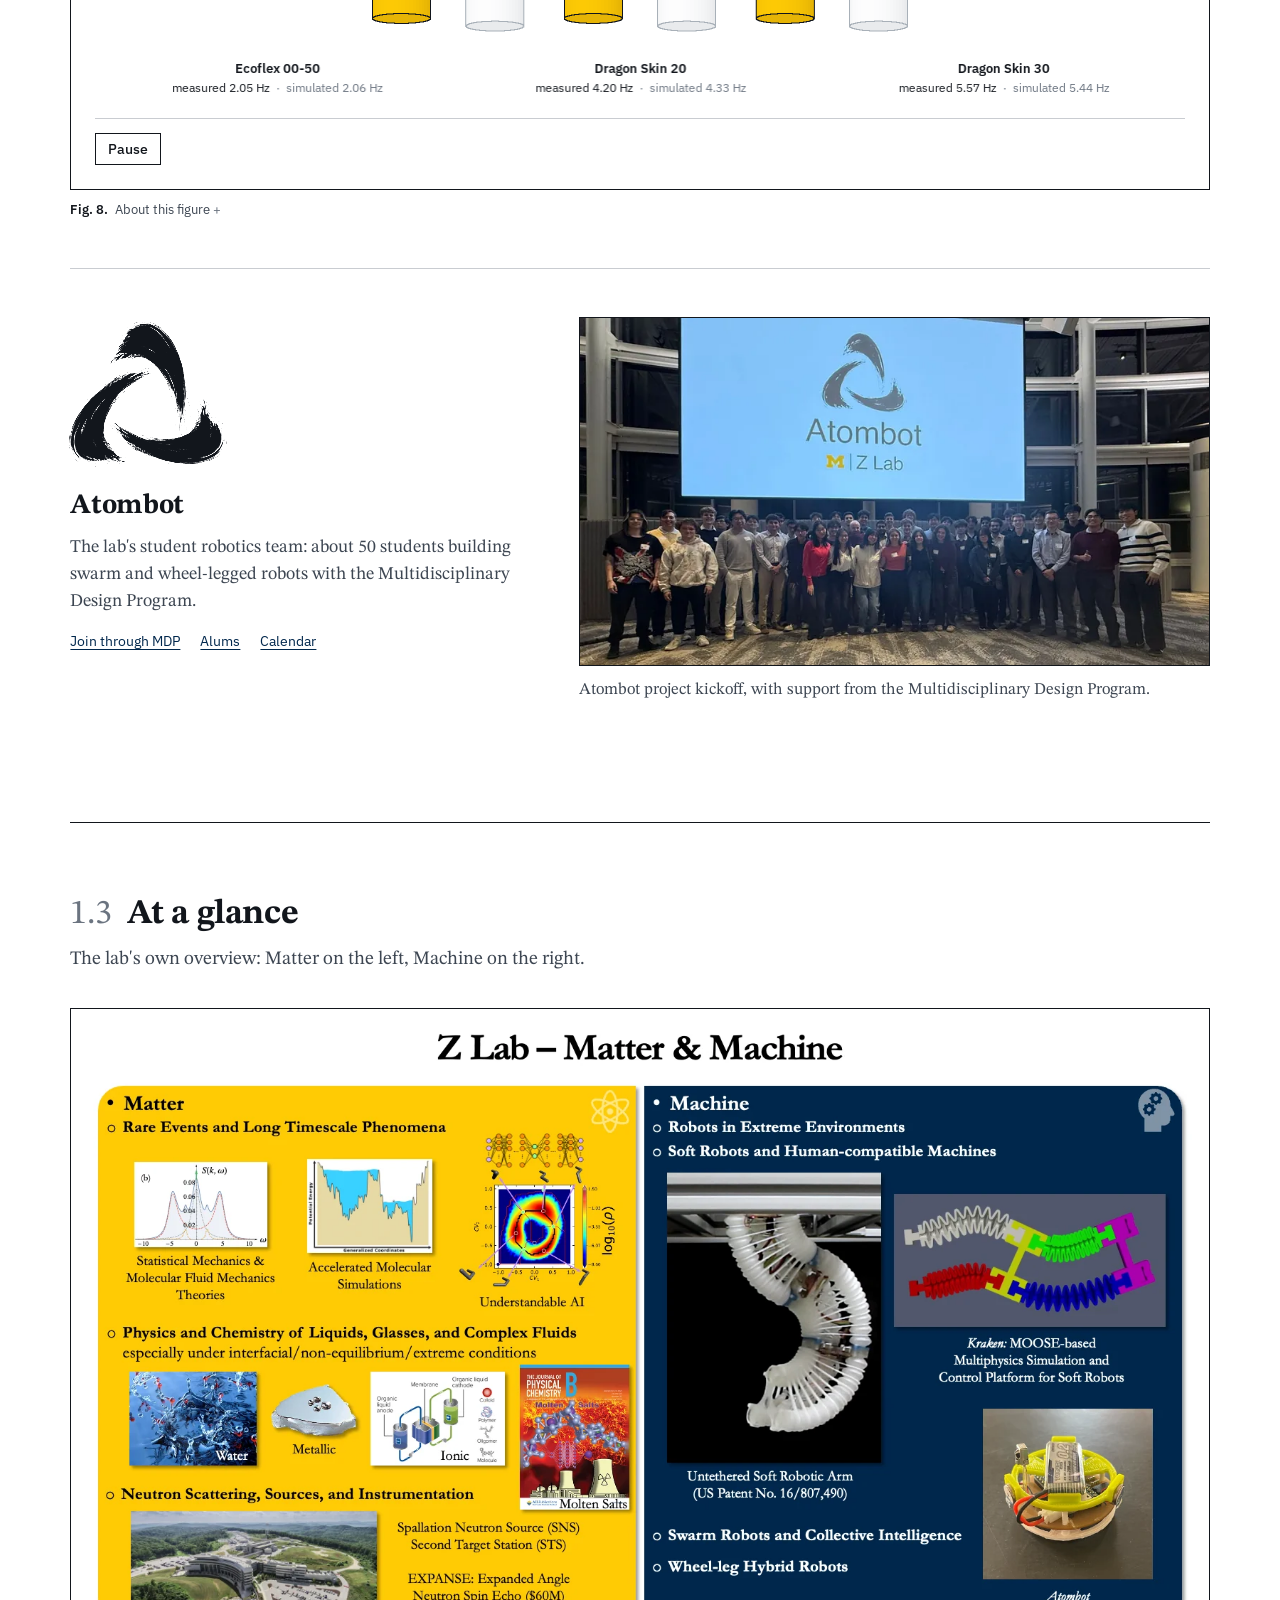
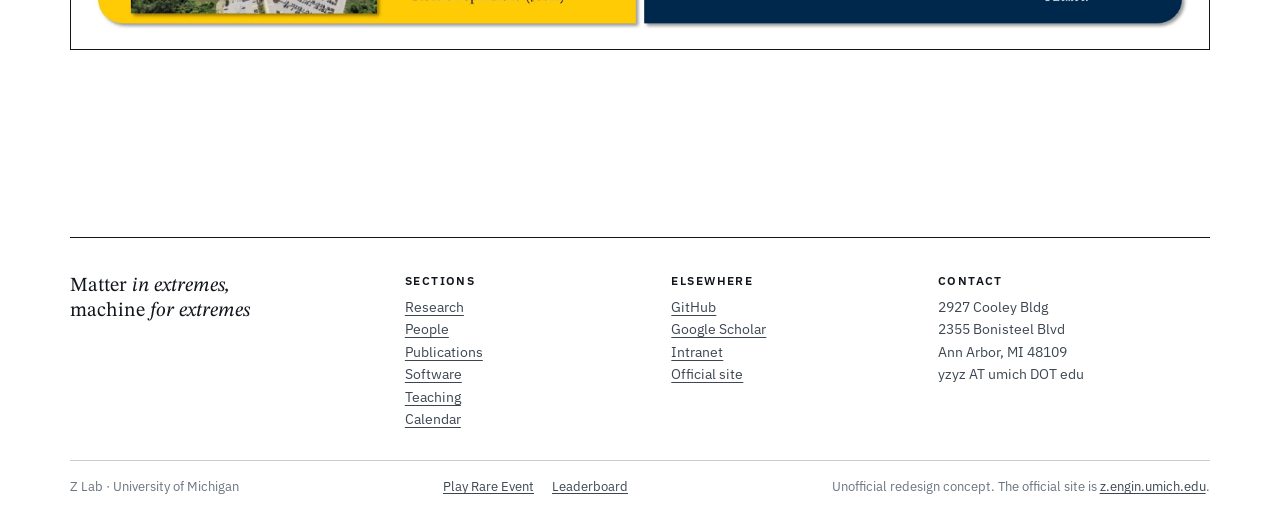
<file: research.html>
<!doctype html>
<html lang="en">
<head>
  <meta charset="utf-8">
  <meta name="viewport" content="width=device-width, initial-scale=1">
  <title>Research | Z Lab</title>
  <meta name="description" content="Matter in extremes, Machine for extremes: the two research domains of the Z Lab at the University of Michigan.">
  <meta name="robots" content="noindex">
  <meta name="theme-color" content="#ffffff">
  <meta property="og:type" content="website">
  <meta property="og:title" content="Research | Z Lab">
  <meta property="og:description" content="Matter in extremes, Machine for extremes: the two research domains of the Z Lab at the University of Michigan.">
  <link rel="icon" href="assets/img/favicon.svg?v=831e58c5df" type="image/svg+xml">
  <link rel="preconnect" href="https://fonts.googleapis.com">
  <link rel="preconnect" href="https://fonts.gstatic.com" crossorigin>
  <link rel="stylesheet" href="https://fonts.googleapis.com/css2?family=IBM+Plex+Mono:wght@400;500&amp;family=IBM+Plex+Sans:wght@400;500;600&amp;family=STIX+Two+Text:ital,wght@0,400..700;1,400..700&amp;display=swap">
  <link rel="stylesheet" href="assets/css/style.css?v=a0ee6fa66f">
  <script src="assets/js/theme-init.js?v=a0ee6fa66f"></script>
</head>
<body>
  <a class="skip-link" href="#main">Skip to content</a>
  <header class="head" id="site-nav">
    <div class="sheet head-row">
      <a class="brand" href="index.html" aria-label="Z Lab home">Z LAB</a>
      <span class="head-org">University of Michigan</span>
      <button class="menu-toggle" type="button" aria-expanded="false" aria-controls="nav-links" aria-label="Open menu">Menu</button>
      <nav class="head-nav nav-links" id="nav-links" aria-label="Primary">
        <a href="research.html" aria-current="page">Research</a>
        <a href="people.html">People</a>
        <a href="publications.html">Publications</a>
        <a href="code.html">Software</a>
        <a href="teaching.html">Teaching</a>
        <a href="calendar.html">Calendar</a>
        <a href="https://sites.google.com/view/zlabintranet/">Intranet</a>
      </nav>
    </div>
  </header>

  <main id="main">
    <header class="title sheet">
      <h1><span class="sec-no">1</span>Research</h1>
      <nav class="jump" aria-label="On this page">
        <a href="#matter">1.1 Matter</a>
        <a href="#machine">1.2 Machine</a>
        <a href="#overview">1.3 At a glance</a>
      </nav>
    </header>

    <section class="section sheet lead">
      <div class="prose">
        <h2 class="statement">Matter in Extremes, Machine for Extremes</h2>
        <p>The Z Lab's research can be summarized into two words: <b>Matter</b> and <b>Machine</b>. In the <b>Matter</b> domain, we synergistically integrate statistical physics, molecular simulations, artificial intelligence, and neutron scattering experiments to extend our understanding of rare/extreme events and long timescale phenomena in complex materials. Particular emphasis is given to the physics and chemistry of liquids, glasses, and complex fluids, especially at interfaces, under extreme conditions, or when driven away from equilibrium. Concurrently, on the <b>Machine</b> front, we build robots for extreme environments, including swarm robots, wheel-leg hybrid robots, and soft robots. These two research areas, spanning from fundamental to applied, serve as integral pillars in their overarching mission to foster a sustainable, resilient, and secure energy infrastructure.</p>
      </div>
    </section>

    <section class="section sheet" id="matter">
      <div class="section-head">
        <h2><span class="sec-no">1.1</span>Matter</h2>
      </div>

      <div class="theme" id="liquids">
        <h3 class="theme-title"><span class="sec-no">1.1.1</span>Physics and chemistry of liquids, glasses, and complex fluids, especially under interfacial/extreme/non-equilibrium conditions (water, metallic liquids, molten salts, ionic liquids, electrolyte solutions)</h3>
      </div>

      <article class="unit" id="water">
        <header class="unit-head">
          <h4>The water that never froze</h4>
          <p>Held in pores 15 &Aring; wide, water stays liquid down to 160 K, and its density passes through a minimum at 210 K, the first seen in an experiment (<a href="https://doi.org/10.1073/pnas.0701352104">Liu et al., <cite>Proc. Natl. Acad. Sci. U.S.A.</cite> 2007</a>).</p>
        </header>
        <figure class="unit-fig" data-fig="water-density">
          <div class="plate">
            <canvas role="img" aria-label="Density of heavy water confined in 15 angstrom silica pores against temperature, 14 measured points from 290 kelvin down to 160 kelvin. The density falls from 1.106 grams per cubic centimeter at 290 kelvin to a minimum of 1.041 at 210 kelvin, then rises to 1.061 at 160 kelvin. Bulk water has frozen by about 235 kelvin."></canvas>
          </div>
          <figcaption class="fig-about">
            <details>
              <summary><b class="fig-no"></b>About this figure</summary>
              <p class="caption">Density of heavy water in 15 &Aring; silica pores, measured by small-angle neutron scattering. The 14 points are the published values (Table 1 of <a href="https://doi.org/10.1073/pnas.0701352104">Liu et al. 2007</a>), re-plotted without smoothing; the paper places the maximum at 284 &plusmn; 5 K and the minimum at 210 &plusmn; 5 K.</p>
              <div class="fig-table"><p class="fig-table-title">The numbers</p><div data-table></div></div>
            </details>
          </figcaption>
        </figure>
      </article>

      <div class="theme" id="methods">
        <h3 class="theme-title"><span class="sec-no">1.1.2</span>Non-equilibrium statistical mechanics, molecular fluid mechanics, accelerated molecular simulations, understandable AI methods</h3>
      </div>

      <article class="unit" id="scale">
        <header class="unit-head">
          <h4>From 100 atoms to 100,000</h4>
          <p>Neural networks trained on first-principles calculations of about 100 atoms carry that accuracy over to simulations of 100,000 (<a href="https://doi.org/10.1021/acs.jpcb.1c05608">Lee et al., <cite>J. Phys. Chem. B</cite> 2021</a>; <a href="https://doi.org/10.1103/4dsc-6432">Grizzi et al., <cite>Phys. Rev. Mater.</cite> 2026</a>).</p>
        </header>
        <figure class="unit-fig" data-fig="scale">
          <div class="plate">
            <div class="stage3" data-stage role="img" tabindex="0" aria-label="A slowly turning cubic box of atoms that grows in steps, always at the same number of atoms per volume. It starts as a first-principles cell of 100 atoms of molten FLiNaK, drawn in maize, from Lee and co-workers 2021. The box then grows around that cell to the sizes simulated with machine-learned potentials: 800 atoms and then 2,400 atoms of LiF-NaF, from Murg and co-workers 2025; 2,916 atoms of zinc chloride, from Lee and Z 2024; 10,000 atoms of FLiNaK, from Lee and co-workers 2021; and 100,000 atoms of LiF-NaF with thorium fluoride, from Grizzi and co-workers 2026. The view pulls back as the box grows, and the maize cell stays at its center: in the last step the cell's edge is one tenth of the box's. Then it starts again. Drag sideways, or use the left and right arrow keys, to turn the box."></div>
            <div class="fig-controls">
              <button class="btn btn--small" type="button" data-play aria-pressed="true">Pause</button>
              <p class="fig-readout" data-step></p>
            </div>
          </div>
          <figcaption class="fig-about">
            <details>
              <summary><b class="fig-no"></b>About this figure</summary>
              <p class="caption">A cubic box of atoms, growing. It starts as the 100-atom cell of the first-principles runs for molten FLiNaK, in maize (<a href="https://doi.org/10.1021/acs.jpcb.1c05608">Lee et al. 2021</a>), and grows to the sizes simulated with the learned potentials: 800 and 2,400 atoms of LiF-NaF (<a href="https://doi.org/10.1063/5.0244036">Murg et al. 2025</a>), 2,916 of ZnCl<sub>2</sub> (<a href="https://doi.org/10.1063/5.0215370">Lee and Z 2024</a>), 10,000 of FLiNaK (<a href="https://doi.org/10.1021/acs.jpcb.1c05608">Lee et al. 2021</a>), and 100,000 of LiF-NaF-ThF<sub>4</sub> (<a href="https://doi.org/10.1103/4dsc-6432">Grizzi et al. 2026</a>). Every box is drawn at the same number of atoms per volume, so its edge grows as the cube root of the count. The atoms are placed at random for illustration: they are not configurations from the simulations, and one kind of dot stands for every element. For FLiNaK the network's mean relative squared error in the forces, measured against first-principles forces, is 0.0043 (a classical model: 1.17), and it runs about 2140 times faster than first principles (<a href="https://doi.org/10.1021/acs.jpcb.1c05608">Lee et al. 2021</a>).</p>
              <div class="fig-table"><p class="fig-table-title">The runs</p><div data-table></div></div>
            </details>
          </figcaption>
        </figure>
      </article>

      <div class="theme" id="neutrons">
        <h3 class="theme-title"><span class="sec-no">1.1.3</span>Neutron scattering, sources, and instrumentation</h3>
      </div>

      <article class="unit" id="clocks">
        <header class="unit-head">
          <h4>Two clocks in a glass-forming salt</h4>
          <p>Neutrons time how a ripple in a molten salt's density fades: in two steps, the slow one lengthening from 17 picoseconds to 6 nanoseconds on cooling (<a href="https://doi.org/10.1038/s41467-022-29778-4">Luo et al., <cite>Nature Commun.</cite> 2022</a>).</p>
        </header>
        <figure class="unit-fig" data-fig="clocks">
          <div class="plate">
            <canvas role="img" aria-label="Measured decay of density fluctuations in molten CKN against time on a logarithmic axis, from Luo and co-workers. Three views. Both steps: at one wave vector, time of flight points from about 0.1 to 6 picoseconds and spin echo points from 2.6 picoseconds to 1.2 nanoseconds, at about 420 kelvin and about 480 kelvin. The share of the fluctuation left drops quickly to a plateau near 0.75 within a picosecond, then decays slowly, much sooner at the higher temperature. Cooling: twelve spin echo curves from 383 to 519 kelvin at 1.86 inverse angstroms; the slow decay moves to longer times on cooling, from 17 picoseconds at 519 kelvin to 6 nanoseconds at 402 kelvin. Length scale: twelve curves at 444 kelvin for wave vectors from 1.08 to 2.82 inverse angstroms; the plateau is highest near 1.86 inverse angstroms, the peak of the structure factor."></canvas>
            <div class="fig-controls">
              <div class="segmented" role="group" aria-label="What to show">
                <button type="button" data-view="cooling" aria-pressed="true">Cooling</button>
                <button type="button" data-view="scale" aria-pressed="false">Length scale</button>
                <button type="button" data-view="both" aria-pressed="false">Both steps</button>
              </div>
            </div>
          </div>
          <figcaption class="fig-about">
            <details>
              <summary><b class="fig-no"></b>About this figure</summary>
              <p class="caption">How a density fluctuation fades in molten CKN, Ca<sub>0.4</sub>K<sub>0.6</sub>(NO<sub>3</sub>)<sub>1.4</sub>: the measured points and error bars of <a href="https://doi.org/10.1038/s41467-022-29778-4">Luo et al. 2022</a>, from the paper's open Source Data file (CC BY 4.0). Both steps: time of flight and spin echo together, at three wave vectors (the paper's Fig. 6). Cooling: twelve temperatures at 1.86 &Aring;<sup>&minus;1</sup>, the peak of the structure factor (Fig. 2b). Length scale: twelve wave vectors at 444 K (Fig. 2a). The line through the chosen curve is the paper's fit to the slow step, <i>f</i> exp(&minus;(<i>t</i>/<i>&tau;</i>)<sup><i>&beta;</i></sup>), with its published values, and the maize dot marks the slow time <i>&tau;</i>.</p>
              <div class="fig-table"><p class="fig-table-title">Fitted values</p><div data-table></div></div>
            </details>
          </figcaption>
        </figure>
      </article>

      <div class="theme" id="rare-events">
        <h3 class="theme-title"><span class="sec-no">1.1.4</span>Rare/extreme events and long timescale phenomena in complex materials</h3>
      </div>

      <article class="unit" id="flood">
        <header class="unit-head">
          <h4>Flood the landscape</h4>
          <p>Filling an energy landscape from the bottom up records the height at which each valley joins the next: a full account of the barriers behind rare events (<a href="https://doi.org/10.1063/5.0036747">Mirth et al., <cite>J. Chem. Phys.</cite> 2021</a>).</p>
        </header>
        <figure class="unit-fig" data-fig="flood">
          <div class="plate">
            <canvas role="img" aria-label="Contour map of the potential energy of pentane as a function of its two dihedral angles, each from 0 to 360 degrees, on a square that wraps around in both directions. It has nine valleys. The deepest, at 180 and 180 degrees, has energy 0. Four more, with one angle near 63 or 297 degrees and the other at 180, lie at 3.5 kilojoules per mole, and four with both angles near 63 or 297 degrees lie at 6.9. A walker moves over the map while bias, drawn in maize, is added where it has been, so the valley it is in fills until it escapes over a pass into the next. Beside the map is a barcode with one bar for each valley: the first starts at 0 and never ends, four run from 3.5 to 13.8 kilojoules per mole, and four from 6.9 to 17.3. The maize part of each bar shows how far that valley has been filled."></canvas>
            <div class="fig-controls">
              <p class="fig-hint">Click the map to set the walker down somewhere else.</p>
            </div>
          </div>
          <figcaption class="fig-about">
            <details>
              <summary><b class="fig-no"></b>About this figure</summary>
              <p class="caption">The potential energy of pentane as a function of its two dihedral angles, on a square that wraps around in both directions: Eq. 1 of <a href="https://doi.org/10.1063/5.0036747">Mirth et al. 2021</a> with its three constants. The barcode, computed here on a grid by the paper's flooding rule, gives each valley a bar from the energy of its minimum to the energy at which it merges into a deeper valley; the deepest never ends. The walker illustrates metadynamics: bias piles up wherever it has been, and the maize part of each bar shows how far that valley has filled.</p>
              <div class="fig-table"><p class="fig-table-title">The numbers</p><div data-table></div></div>
            </details>
          </figcaption>
        </figure>
      </article>
    </section>

    <section class="section sheet" id="machine">
      <div class="section-head">
        <h2><span class="sec-no">1.2</span>Machine</h2>
      </div>

      <div class="theme" id="extreme-environments">
        <h3 class="theme-title"><span class="sec-no">1.2.1</span>Robots in extreme environments</h3>
      </div>

      <article class="unit" id="arm">
        <header class="unit-head">
          <h4>Steer the underwater arm</h4>
          <p>A water-driven soft arm with only eight on-off valves: the lab's automatically tuned controller ended inside 39 of 40 goals (<a href="https://doi.org/10.1109/lra.2023.3333662">Null et al., <cite>IEEE Robot. Autom. Lett.</cite> 2024</a>).</p>
        </header>
        <figure class="unit-fig" data-fig="arm">
          <div class="plate">
            <div class="stage3" data-stage role="img" tabindex="0" aria-label="A line drawing in three dimensions of the lab's soft robotic arm lying in a shallow tank, seen from above and to one side: a fixed base, then two modules in line, each a pair of ridged bellows side by side between end plates, joined by rungs. A yellow square on the tank floor is the goal, inside a dashed outline of the area where the paper's 40 targets lay. The arm lengthens and bends by itself until its tip is over the goal, and the plate at its tip then turns yellow. Click or drag in the tank, or press the arrow keys, to move the goal, and the arm follows. Left alone, the goal moves among three of the paper's targets. Dragging sideways outside the tank turns the view."></div>
            <div class="fig-controls">
              <p class="fig-hint">Click in the tank to move the goal.</p>
            </div>
          </div>
          <figcaption class="fig-about">
            <details>
              <summary><b class="fig-no"></b>About this figure</summary>
              <p class="caption">The lab's two-module underwater soft arm in its tank, drawn for this page: a fixed base, then two modules, each a pair of water-filled silicone bellows between end plates, joined by rungs. Filling a bellows lengthens it, so a module bends away from its fuller side. The plate at the tip turns yellow while the tip is inside the goal. From <a href="https://doi.org/10.1109/RoboSoft55895.2023.10122035">Null et al. 2023</a>: the length of a module (12 to 19 cm), the bend each module reaches, and the average times a bellows took to fill and to empty. From <a href="https://doi.org/10.1109/lra.2023.3333662">Null et al. 2024</a>: the pressure limit of 118 kPa, the two valve commands a second, the 2 cm goal square, the dashed area of the 40 targets (approximate), the three targets the goal visits when left alone, and the table below, where AutoMPC is the automatically tuned model predictive controller, IK is inverse kinematics, and CQL and TRPO are reinforcement-learning controllers. The motion is a simplified model, not recorded motion, without the real arm's hysteresis, and it runs five times faster than the bench clock, because a real bellows takes about 40 s to fill. The valves are worked by a simple look-ahead rule written for this page, not by one of the lab's controllers. The heights of the parts and the size of the tank are drawn by eye, and the tank's walls are cut low.</p>
              <div class="fig-table"><p class="fig-table-title">Five controllers on the real arm (Table I of Null et al. 2024)</p><div data-table></div></div>
            </details>
          </figcaption>
        </figure>
      </article>

      <div class="theme" id="swarm-robots">
        <h3 class="theme-title"><span class="sec-no">1.2.2</span>Swarm robots and collective intelligence</h3>
      </div>

      <article class="unit" id="swarm">
        <header class="unit-head">
          <h4>Lose two, keep going</h4>
          <p>Many small, cheap robots that carry on when a few of them fail (<a href="https://www.youtube.com/watch?v=_GpB51rHsZg">Michigan Robotics seminar, 2025</a>).</p>
        </header>
        <figure class="unit-fig" data-fig="swarm">
          <div class="plate">
            <div class="stage3" data-stage role="img" tabindex="0" aria-label="A line drawing of a round floor seen from above and to one side, with 36 small disc robots on it. Each robot is a short cylinder, like a thick coin, with a flat rectangle lying on top. The working robots shuffle in small random steps and gather into a loose group around a cross marked in the middle of the floor. A robot that is switched off stops where it is and is drawn in gray, while the others close in around it and carry on. Click or tap a robot to switch it off, or press Enter or Space to switch off the working robot nearest the cross. Drag sideways, or use the left and right arrow keys, to turn the view. Reset switches every robot back on. The rules of motion are invented for the illustration."></div>
            <div class="fig-controls">
              <p class="fig-readout" role="status"><span><b data-count>36</b> of 36 working</span></p>
              <button class="btn btn--small" type="button" data-reset>Reset</button>
              <p class="fig-hint">Click a robot to switch it off.</p>
            </div>
          </div>
          <figcaption class="fig-about">
            <details>
              <summary><b class="fig-no"></b>About this figure</summary>
              <p class="caption">Each disc is one robot. The working ones shuffle toward the cross on the floor and keep a little room from one another; a robot you switch off stops where it is, and the rest close in and carry on. These rules of motion are invented for this page: those of the real robots are not public.</p>
            </details>
          </figcaption>
        </figure>
      </article>

      <div class="theme" id="wheel-leg">
        <h3 class="theme-title"><span class="sec-no">1.2.3</span>Wheel-leg hybrid robots</h3>
      </div>

      <article class="unit" id="go2w">
        <header class="unit-head">
          <h4>Wheels and legs in one machine</h4>
          <p>The lab works with a Unitree Go2-W, a quadruped with a driven wheel on every leg: it rolls where it can and jumps where it must.</p>
        </header>
        <figure class="unit-fig" data-fig="go2w">
          <div class="plate">
            <div class="stage3" data-stage role="img" tabindex="0" aria-label="A line drawing of a Unitree Go2-W, a four-legged robot with a wheel at the end of each leg. It rolls in from the left on its wheels, crouches, pushes off, turns a full backward somersault in the air with its legs tucked, lands on its wheels, and rolls away to the right. Drag sideways, or use the left and right arrow keys, to see it from another side.">
              <img class="go2w-poster" src="assets/img/go2w-flip.webp?v=b69d685136" alt="" width="1225" height="800" loading="lazy">
            </div>
            <div class="fig-controls">
              <button class="btn btn--small" type="button" data-play aria-pressed="true">Pause</button>
              <p class="fig-hint">Drag to walk around it.</p>
              <p class="fig-status" data-note></p>
            </div>
          </div>
          <figcaption class="fig-about">
            <details>
              <summary><b class="fig-no"></b>About this figure</summary>
              <p class="caption">A Unitree Go2-W doing a backflip. The robot is the manufacturer's own model: its joints come from the URDF Unitree publishes and its shape from simplified copies of the published meshes (<a href="https://github.com/unitreerobotics/unitree_ros">unitree_ros</a>, BSD 3-Clause, &copy; Unitree Robotics). The motion is keyframed by hand within the URDF's joint limits. On the ground the body's height follows from the leg angles, and in the air it follows the ballistic arc for its 0.58 s of flight. The lab's use of this robot is stated by the lab; the other details are Unitree's.</p>
            </details>
          </figcaption>
        </figure>
      </article>

      <div class="theme" id="soft-robots">
        <h3 class="theme-title"><span class="sec-no">1.2.4</span>Soft robots and human-compatible machines</h3>
      </div>

      <article class="unit" id="soft">
        <header class="unit-head">
          <h4>A simulator for soft machines</h4>
          <p>Kraken, the lab's open simulator for soft materials and robots, reproduces the bounce of silicone bellows to within about 3% (<a href="https://doi.org/10.1109/ACCESS.2023.3291617">Wandke and Z, <cite>IEEE Access</cite> 2023</a>).</p>
        </header>
        <figure class="unit-fig" data-fig="soft">
          <div class="plate">
            <div class="stage3" data-stage role="img" tabindex="0" aria-label="Three silicone bellows, ridged rubber tubes, hang side by side, each with a 100 gram mass on its lower end, bouncing up and down. Each is drawn twice: in ink, bouncing at the frequency that was measured, and in gray beside it, bouncing at the frequency the Kraken simulator computed. Ecoflex 00-50: measured 2.05 hertz, simulated 2.06. Dragon Skin 20: measured 4.20 hertz, simulated 4.33. Dragon Skin 30: measured 5.57 hertz, simulated 5.44. Each pair starts together and drifts apart as far as simulation and measurement differ: the Ecoflex pair stays in step, while the two Dragon Skin pairs are half a cycle apart after about 15 seconds, and then all start again together. Time is slowed four times. Drag sideways, or use the left and right arrow keys, to turn the view."></div>
            <div class="fig-controls">
              <button class="btn btn--small" type="button" data-play aria-pressed="true">Pause</button>
            </div>
          </div>
          <figcaption class="fig-about">
            <details>
              <summary><b class="fig-no"></b>About this figure</summary>
              <p class="caption">Three silicone bellows, each hanging with a 100 g mass on its end and bouncing up and down. In ink, each bounces at the frequency measured by motion capture; its gray copy bounces at the frequency Kraken simulated (Table 1 of <a href="https://doi.org/10.1109/ACCESS.2023.3291617">Wandke and Z 2023</a>). A pair starts together, so how far it drifts apart is how far simulation is from measurement; after about 15 s the two Dragon Skin pairs are half a cycle apart, and all start again. Time is slowed 4 times, which leaves the ratio of the two frequencies unchanged. The shape of the bellows, the size of the bounce, the way it starts, and its not dying away are illustration. The table adds the paper's swinging tests (Tables 2 and 3), where the agreement is looser. Kraken's material law is set out in <a href="https://doi.org/10.1109/ACCESS.2021.3119009">Wandke and Z 2021</a>.</p>
              <div class="fig-table"><p class="fig-table-title">Simulated against measured frequencies</p><div data-table></div></div>
            </details>
          </figcaption>
        </figure>
      </article>

      <article class="unit unit--team" id="atombot">
        <div class="unit-text">
          <button class="atombot-mark" type="button" data-atombot aria-label="The Atombot mark. Play its animation again."><img src="assets/img/atombot-mark.webp?v=46dc0d3f2f" alt="" width="640" height="588"></button>
          <h3>Atombot</h3>
          <p>The lab's student robotics team: about 50 students building swarm and wheel-legged robots with the Multidisciplinary Design Program.</p>
          <p class="unit-links"><a href="https://mdp.engin.umich.edu/research_teams/atombot-27/">Join through MDP</a><a href="people.html#atombot-alums">Alums</a><a href="calendar.html#atombot-calendar">Calendar</a></p>
        </div>
        <figure class="unit-fig unit-fig--photo">
          <a href="assets/img/atombot-kickoff.webp?v=c0416d7151" aria-label="Open the Atombot kickoff photo at full size">
            <img src="assets/img/atombot-kickoff-800.webp?v=9d99900955" srcset="assets/img/atombot-kickoff-800.webp 800w, assets/img/atombot-kickoff.webp 1600w" sizes="(max-width: 1099px) 92vw, 660px" width="1600" height="883" loading="lazy" decoding="async" alt="A large group of Atombot team members standing together below a projection screen that shows the Atombot mark and the words Atombot, Z Lab.">
          </a>
          <figcaption class="caption">Atombot project kickoff, with support from the Multidisciplinary Design Program.</figcaption>
        </figure>
      </article>
    </section>

    <section class="section sheet" id="overview">
      <div class="section-head">
        <h2><span class="sec-no">1.3</span>At a glance</h2>
        <p>The lab's own overview: Matter on the left, Machine on the right.</p>
      </div>
      <figure class="overview">
        <a href="assets/img/overview.webp?v=374e2c8b13" aria-label="Open the overview figure at full size">
          <img src="assets/img/overview.webp?v=374e2c8b13" width="1600" height="900" loading="lazy" decoding="async" alt="Overview slide titled Z Lab, Matter and Machine. The Matter half covers rare events and long timescale phenomena, the physics and chemistry of liquids, glasses, and complex fluids (water, metallic, ionic, molten salts), and neutron scattering, sources, and instrumentation. The Machine half covers robots in extreme environments, soft robots and human-compatible machines with an untethered soft robotic arm and the Kraken simulation platform, swarm robots and collective intelligence, and wheel-leg hybrid robots.">
        </a>
      </figure>
    </section>
  </main>

  <footer class="foot">
    <div class="sheet">
      <div class="foot-row">
        <p class="foot-title">Matter <i>in extremes,</i><br>machine <i>for extremes</i></p>
        <div>
          <h2>Sections</h2>
          <ul class="plain">
            <li><a href="research.html">Research</a></li>
            <li><a href="people.html">People</a></li>
            <li><a href="publications.html">Publications</a></li>
            <li><a href="code.html">Software</a></li>
            <li><a href="teaching.html">Teaching</a></li>
            <li><a href="calendar.html">Calendar</a></li>
          </ul>
        </div>
        <div>
          <h2>Elsewhere</h2>
          <ul class="plain">
            <li><a href="https://github.com/Z-Laboratory">GitHub</a></li>
            <li><a href="https://scholar.google.com/citations?user=OIf2HXwAAAAJ&amp;hl=en">Google Scholar</a></li>
            <li><a href="https://sites.google.com/view/zlabintranet/">Intranet</a></li>
            <li><a href="https://z.engin.umich.edu/">Official site</a></li>
          </ul>
        </div>
        <div>
          <h2>Contact</h2>
          <address>2927 Cooley Bldg<br>2355 Bonisteel Blvd<br>Ann Arbor, MI 48109<br>yzyz AT umich DOT edu</address>
        </div>
      </div>
      <div class="foot-note">
        <span>Z Lab &middot; University of Michigan</span>
        <span class="foot-game"><button type="button" data-game>Play Rare Event</button><button type="button" data-game="board">Leaderboard</button></span>
        <span>Unofficial redesign concept. The official site is <a href="https://z.engin.umich.edu/">z.engin.umich.edu</a>.</span>
      </div>
    </div>
  </footer>

  <script src="assets/js/site.js?v=a0ee6fa66f" defer></script>
  <script src="assets/js/atombot-mark.js?v=a0ee6fa66f" defer></script>
  <script src="assets/js/figkit.js?v=a0ee6fa66f" defer></script>
  <script src="assets/js/fig3d.js?v=a0ee6fa66f" defer></script>
  <script src="assets/js/figs/flood.js?v=a0ee6fa66f" defer></script>
  <script src="assets/js/figs/water-density.js?v=a0ee6fa66f" defer></script>
  <script src="assets/js/figs/clocks-data.js?v=a0ee6fa66f" defer></script>
  <script src="assets/js/figs/clocks.js?v=a0ee6fa66f" defer></script>
  <script src="assets/js/figs/scale.js?v=a0ee6fa66f" defer></script>
  <script src="assets/js/figs/arm.js?v=a0ee6fa66f" defer></script>
  <script src="assets/js/figs/soft.js?v=a0ee6fa66f" defer></script>
  <script src="assets/js/figs/swarm.js?v=a0ee6fa66f" defer></script>
  <script src="assets/js/figs/go2w-model.js?v=a0ee6fa66f" defer></script>
  <script src="assets/js/figs/go2w.js?v=a0ee6fa66f" defer></script>
</body>
</html>
</file>
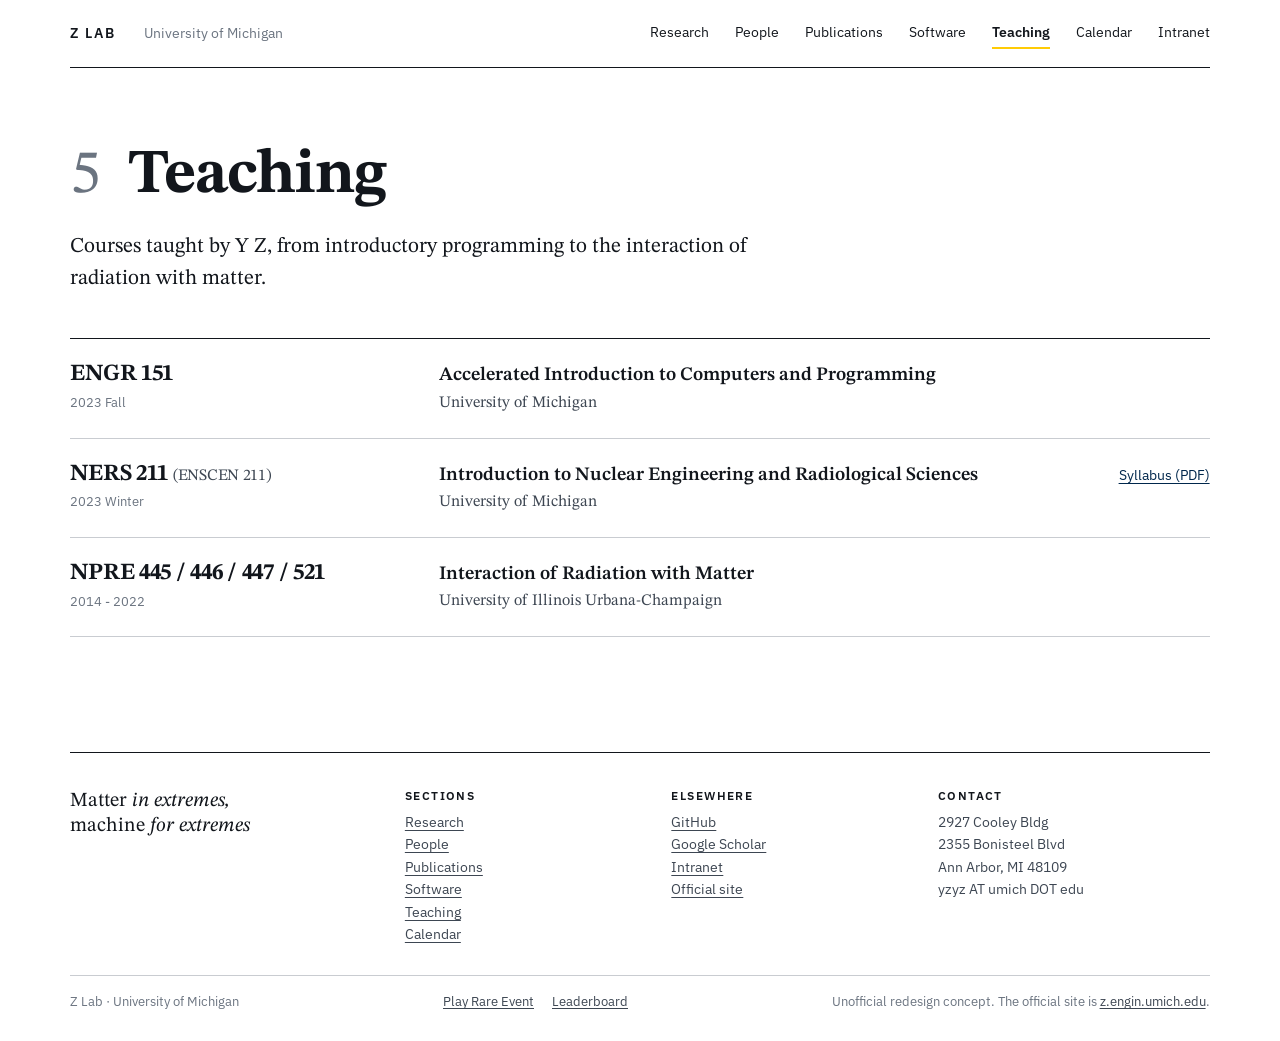
<file: teaching.html>
<!doctype html>
<html lang="en">
<head>
  <meta charset="utf-8">
  <meta name="viewport" content="width=device-width, initial-scale=1">
  <title>Teaching | Z Lab</title>
  <meta name="description" content="Courses taught by Y Z at the University of Michigan and the University of Illinois Urbana-Champaign.">
  <meta name="robots" content="noindex">
  <meta name="theme-color" content="#ffffff">
  <meta property="og:type" content="website">
  <meta property="og:title" content="Teaching | Z Lab">
  <meta property="og:description" content="Courses taught by Y Z at the University of Michigan and the University of Illinois Urbana-Champaign.">
  <link rel="icon" href="assets/img/favicon.svg?v=831e58c5df" type="image/svg+xml">
  <link rel="preconnect" href="https://fonts.googleapis.com">
  <link rel="preconnect" href="https://fonts.gstatic.com" crossorigin>
  <link rel="stylesheet" href="https://fonts.googleapis.com/css2?family=IBM+Plex+Mono:wght@400;500&amp;family=IBM+Plex+Sans:wght@400;500;600&amp;family=STIX+Two+Text:ital,wght@0,400..700;1,400..700&amp;display=swap">
  <link rel="stylesheet" href="assets/css/style.css?v=a0ee6fa66f">
  <script src="assets/js/theme-init.js?v=a0ee6fa66f"></script>
</head>
<body>
  <a class="skip-link" href="#main">Skip to content</a>
  <header class="head" id="site-nav">
    <div class="sheet head-row">
      <a class="brand" href="index.html" aria-label="Z Lab home">Z LAB</a>
      <span class="head-org">University of Michigan</span>
      <button class="menu-toggle" type="button" aria-expanded="false" aria-controls="nav-links" aria-label="Open menu">Menu</button>
      <nav class="head-nav nav-links" id="nav-links" aria-label="Primary">
        <a href="research.html">Research</a>
        <a href="people.html">People</a>
        <a href="publications.html">Publications</a>
        <a href="code.html">Software</a>
        <a href="teaching.html" aria-current="page">Teaching</a>
        <a href="calendar.html">Calendar</a>
        <a href="https://sites.google.com/view/zlabintranet/">Intranet</a>
      </nav>
    </div>
  </header>

  <main id="main">
    <header class="title sheet">
      <h1><span class="sec-no">5</span>Teaching</h1>
      <p class="lede">Courses taught by Y Z, from introductory programming to the interaction of radiation with matter.</p>
    </header>

    <section class="sheet">
      <ul class="entries">
        <li class="entry">
          <div><h2 class="entry-name">ENGR 151</h2><p class="entry-kind">2023 Fall</p></div>
          <p class="entry-text"><b>Accelerated Introduction to Computers and Programming</b><span>University of Michigan</span></p>
        </li>
        <li class="entry">
          <div><h2 class="entry-name">NERS 211 <small>(ENSCEN 211)</small></h2><p class="entry-kind">2023 Winter</p></div>
          <p class="entry-text"><b>Introduction to Nuclear Engineering and Radiological Sciences</b><span>University of Michigan</span></p>
          <p class="entry-links"><a href="https://z.engin.umich.edu/teaching/2023_Winter_NERS_211_Syllabus.pdf">Syllabus (PDF)</a></p>
        </li>
        <li class="entry">
          <div><h2 class="entry-name">NPRE 445 / 446 / 447 / 521</h2><p class="entry-kind">2014 - 2022</p></div>
          <p class="entry-text"><b>Interaction of Radiation with Matter</b><span>University of Illinois Urbana-Champaign</span></p>
        </li>
      </ul>
    </section>
  </main>

  <footer class="foot">
    <div class="sheet">
      <div class="foot-row">
        <p class="foot-title">Matter <i>in extremes,</i><br>machine <i>for extremes</i></p>
        <div>
          <h2>Sections</h2>
          <ul class="plain">
            <li><a href="research.html">Research</a></li>
            <li><a href="people.html">People</a></li>
            <li><a href="publications.html">Publications</a></li>
            <li><a href="code.html">Software</a></li>
            <li><a href="teaching.html">Teaching</a></li>
            <li><a href="calendar.html">Calendar</a></li>
          </ul>
        </div>
        <div>
          <h2>Elsewhere</h2>
          <ul class="plain">
            <li><a href="https://github.com/Z-Laboratory">GitHub</a></li>
            <li><a href="https://scholar.google.com/citations?user=OIf2HXwAAAAJ&amp;hl=en">Google Scholar</a></li>
            <li><a href="https://sites.google.com/view/zlabintranet/">Intranet</a></li>
            <li><a href="https://z.engin.umich.edu/">Official site</a></li>
          </ul>
        </div>
        <div>
          <h2>Contact</h2>
          <address>2927 Cooley Bldg<br>2355 Bonisteel Blvd<br>Ann Arbor, MI 48109<br>yzyz AT umich DOT edu</address>
        </div>
      </div>
      <div class="foot-note">
        <span>Z Lab &middot; University of Michigan</span>
        <span class="foot-game"><button type="button" data-game>Play Rare Event</button><button type="button" data-game="board">Leaderboard</button></span>
        <span>Unofficial redesign concept. The official site is <a href="https://z.engin.umich.edu/">z.engin.umich.edu</a>.</span>
      </div>
    </div>
  </footer>

  <script src="assets/js/site.js?v=a0ee6fa66f" defer></script>
</body>
</html>
</file>
<file: assets/css/style.css>
/* ==========================================================================
   Z Lab - Living Paper
   The site reads like a paper whose figures are alive. Plain CSS, no build step.

   The decisions, so nothing below is improvised:
     Color   White paper, ink, one hairline gray, Michigan blue for links, and
             maize used the way a highlighter is used: behind a few words, and
             as the one filled mark in a figure (always with an ink outline).
     Type    STIX Two Text for reading and headings (the typeface of physics
             journals), IBM Plex Sans for labels and controls, IBM Plex Mono
             for numbers and axes.
     Layout  One sheet, 1200px wide, on a 12-column grid. Numbered sections,
             numbered figures with captions, tables with three rules.
     Shape   No rounded boxes, no shadows, no cards. A figure sits in a plate
             with a single ink border. Rules do the separating.
     Motion  Only the figures move, and only because they are showing something.

   Sections:
     1. Tokens              5. Figures and charts
     2. Base                6. Publications
     3. Sheet, head, foot   7. Other pages
     4. Text and controls   8. Small screens, print
   ========================================================================== */

/* 1. Tokens --------------------------------------------------------------- */

:root {
  color-scheme: light;
  --paper: #ffffff;
  --ink: #12161c;
  --ink-2: #3d4652;
  --ink-3: #6b7480;
  --rule: #c9ccd1;
  --rule-soft: #e6e8eb;
  --blue: #00274c;
  --maize: #ffcb05;
  --wash: #f6f6f3;

  /* Figures: ink marks, a highlighter for the one being read, a faint mark for context. */
  --viz: #2b333d;
  --viz-hi: #ffcb05;
  --viz-ghost: #e3e5e8;
  --viz-quiet: #a9afb7;

  --serif: "STIX Two Text", "STIX Two", "Times New Roman", Times, serif;
  --sans: "IBM Plex Sans", ui-sans-serif, system-ui, -apple-system, "Segoe UI", Roboto, Arial, sans-serif;
  --mono: "IBM Plex Mono", ui-monospace, "SF Mono", Menlo, Consolas, monospace;

  --gutter: clamp(20px, 5.5vw, 120px);
  --sheet: 1200px;
  --head-h: 68px;
  --ease: cubic-bezier(0.2, 0.7, 0.2, 1);

  --fs-title: clamp(2.5rem, 1.5rem + 3.4vw, 3.9rem);
  --fs-h2: clamp(1.7rem, 1.35rem + 1.2vw, 2.15rem);
  --fs-h3: clamp(1.25rem, 1.15rem + 0.4vw, 1.4rem);
  --fs-lede: clamp(1.15rem, 1.05rem + 0.45vw, 1.32rem);
}

/* 2. Base ----------------------------------------------------------------- */

*,
*::before,
*::after {
  box-sizing: border-box;
}

html {
  -webkit-text-size-adjust: 100%;
  text-size-adjust: 100%;
  scroll-behavior: smooth;
  scroll-padding-top: calc(var(--head-h) + 20px);
  background: var(--paper);
}

body {
  margin: 0;
  min-height: 100vh;
  background: var(--paper);
  color: var(--ink);
  font-family: var(--serif);
  font-size: 1.1875rem;
  line-height: 1.55;
  -webkit-font-smoothing: antialiased;
  -moz-osx-font-smoothing: grayscale;
  text-rendering: optimizeLegibility;
}

h1,
h2,
h3,
h4,
p,
ul,
ol,
dl,
dd,
figure,
blockquote {
  margin: 0;
}

ul[class],
ol[class] {
  padding: 0;
  list-style: none;
}

img,
svg,
canvas,
video {
  display: block;
  max-width: 100%;
}

button,
input,
select {
  font: inherit;
  color: inherit;
}

button {
  cursor: pointer;
}

a {
  color: var(--blue);
  text-decoration: underline;
  text-decoration-thickness: 1px;
  text-underline-offset: 0.18em;
}

a:hover {
  text-decoration-thickness: 2px;
}

:focus-visible {
  outline: 2px solid var(--blue);
  outline-offset: 3px;
}

/* Subscripts and superscripts that do not push their line apart. */
sub,
sup {
  position: relative;
  font-size: 0.72em;
  line-height: 0;
  vertical-align: baseline;
}

sup {
  top: -0.45em;
}

sub {
  bottom: -0.22em;
}

::selection {
  background: var(--maize);
  color: var(--ink);
}

.visually-hidden {
  position: absolute;
  width: 1px;
  height: 1px;
  margin: -1px;
  overflow: hidden;
  clip-path: inset(50%);
  white-space: nowrap;
}

.skip-link {
  position: absolute;
  left: 12px;
  top: -60px;
  z-index: 100;
  padding: 10px 14px;
  background: var(--ink);
  color: var(--paper);
  font-family: var(--sans);
  font-size: 0.9rem;
}

.skip-link:focus {
  top: 12px;
}

.nowrap {
  white-space: nowrap;
}

/* The highlighter: a few words at most, never a whole paragraph. */
mark,
.hl {
  padding: 0 0.12em;
  background: linear-gradient(transparent 14%, var(--maize) 14%, var(--maize) 88%, transparent 88%);
  color: inherit;
}

/* 3. Sheet, running head, footer ----------------------------------------- */

.sheet {
  width: min(var(--sheet), 100% - 2 * var(--gutter));
  margin-inline: auto;
}

.head {
  position: sticky;
  top: 0;
  z-index: 40;
  background: var(--paper);
}

.head-row {
  display: flex;
  align-items: center;
  gap: 28px;
  height: var(--head-h);
  border-bottom: 1px solid var(--ink);
  font-family: var(--sans);
  font-size: 0.875rem;
}

.brand {
  font-weight: 600;
  letter-spacing: 0.14em;
  color: var(--ink);
  text-decoration: none;
  white-space: nowrap;
}

.head-org {
  color: var(--ink-3);
  white-space: nowrap;
}

.head-nav {
  display: flex;
  gap: 26px;
  margin-left: auto;
}

.head-nav a {
  padding-block: 4px;
  color: var(--ink);
  text-decoration: none;
  border-bottom: 2px solid transparent;
  white-space: nowrap;
}

.head-nav a:hover {
  border-bottom-color: var(--rule);
}

.head-nav a[aria-current="page"] {
  border-bottom-color: var(--maize);
  font-weight: 600;
}

.menu-toggle {
  display: none;
  margin-left: auto;
  padding: 7px 12px;
  border: 1px solid var(--ink);
  background: var(--paper);
  font-family: var(--sans);
  font-size: 0.875rem;
}

.foot {
  margin-top: clamp(72px, 9vw, 128px);
  font-family: var(--sans);
  font-size: 0.875rem;
  line-height: 1.6;
  color: var(--ink-2);
}

.foot-row {
  display: grid;
  grid-template-columns: 1.3fr 1fr 1fr 1.2fr;
  gap: 40px;
  padding-block: 36px 30px;
  border-top: 1px solid var(--ink);
}

.foot h2 {
  margin-bottom: 8px;
  font-family: var(--sans);
  font-size: 0.75rem;
  font-weight: 600;
  letter-spacing: 0.12em;
  text-transform: uppercase;
  color: var(--ink);
}

.foot a {
  color: var(--ink-2);
}

.foot address {
  font-style: normal;
}

.foot-title {
  font-family: var(--serif);
  font-size: 1.25rem;
  line-height: 1.25;
  color: var(--ink);
}

.foot-title i {
  font-weight: 400;
}

.foot-note {
  display: flex;
  flex-wrap: wrap;
  justify-content: space-between;
  gap: 8px 24px;
  padding-block: 16px 28px;
  border-top: 1px solid var(--rule);
  font-size: 0.8125rem;
  color: var(--ink-3);
}

.foot-note button {
  padding: 0;
  border: 0;
  background: none;
  color: var(--ink-2);
  text-decoration: underline;
  text-underline-offset: 0.18em;
}

.foot-game {
  display: inline-flex;
  gap: 18px;
}

/* 4. Text and controls ---------------------------------------------------- */

h1,
h2,
h3,
h4 {
  font-family: var(--serif);
  font-weight: 700;
  letter-spacing: -0.012em;
  text-wrap: balance;
}

h1 {
  font-size: var(--fs-title);
  line-height: 1.04;
  letter-spacing: -0.02em;
}

h1 i,
h2 i {
  font-weight: 400;
}

h2 {
  font-size: var(--fs-h2);
  line-height: 1.15;
}

h3,
h4 {
  font-size: var(--fs-h3);
  line-height: 1.25;
}

/* The number in front of a page or section title, like a section of a paper. */
.sec-no {
  margin-right: 0.45em;
  font-weight: 400;
  color: var(--ink-3);
  font-variant-numeric: lining-nums;
}

.label {
  font-family: var(--sans);
  font-size: 0.75rem;
  font-weight: 600;
  letter-spacing: 0.12em;
  text-transform: uppercase;
  color: var(--ink);
}

.lede {
  max-width: 34em;
  font-size: var(--fs-lede);
  line-height: 1.5;
  color: var(--ink);
}

.by {
  font-family: var(--sans);
  font-size: 0.9375rem;
  color: var(--ink-2);
}

.prose {
  max-width: 36em;
}

.prose > * + * {
  margin-top: 0.9em;
}

/* Title block at the top of a page. */
.title {
  padding-block: clamp(44px, 6vw, 76px) clamp(30px, 4vw, 44px);
}

.title .by {
  margin-top: 18px;
}

.title .lede {
  margin-top: 22px;
}

.section {
  padding-block: clamp(44px, 6vw, 72px);
  border-top: 1px solid var(--ink);
}

.section-head {
  margin-bottom: clamp(22px, 3vw, 34px);
}

.section-head p {
  max-width: 36em;
  margin-top: 10px;
  color: var(--ink-2);
}

/* Buttons are plain: a rule around a word. */
.btn {
  display: inline-flex;
  align-items: center;
  gap: 10px;
  padding: 9px 16px;
  border: 1px solid var(--ink);
  background: var(--paper);
  font-family: var(--sans);
  font-size: 0.9375rem;
  font-weight: 500;
  line-height: 1.3;
  color: var(--ink);
  text-decoration: none;
  white-space: nowrap;
  transition: background-color 0.15s var(--ease), color 0.15s var(--ease);
}

.btn:hover {
  background: var(--ink);
  color: var(--paper);
}

.btn--solid {
  background: var(--ink);
  color: var(--paper);
}

.btn--solid:hover {
  background: var(--blue);
}

.btn--small {
  padding: 6px 12px;
  font-size: 0.875rem;
}

.btn--ghost {
  /* kept for older markup: the plain button is already quiet */
  background: var(--paper);
}

/* A table set the way journals set them: three rules, no boxes. */
.table {
  width: 100%;
  border-collapse: collapse;
  border-top: 2px solid var(--ink);
  border-bottom: 2px solid var(--ink);
  font-size: 1.0625rem;
}

.table th {
  padding: 9px 0;
  border-bottom: 1px solid var(--ink);
  font-family: var(--sans);
  font-size: 0.8125rem;
  font-weight: 600;
  text-align: left;
}

.table td {
  padding: 11px 0;
  border-bottom: 1px solid var(--rule);
  vertical-align: baseline;
}

.table tr:last-child td {
  border-bottom: 0;
}

.table .num {
  padding-right: 28px;
  text-align: right;
  white-space: nowrap;
}

.table td.num {
  font-family: var(--mono);
  font-size: 1rem;
}

/* Search field, segmented choice, chips: the page's few controls. */
.search {
  position: relative;
  flex: 1 1 320px;
  max-width: 440px;
}

.search svg {
  position: absolute;
  left: 12px;
  top: 50%;
  width: 16px;
  height: 16px;
  margin-top: -8px;
  color: var(--ink-3);
  pointer-events: none;
}

.search input {
  width: 100%;
  height: 40px;
  padding: 0 12px 0 36px;
  border: 1px solid var(--ink);
  border-radius: 0;
  background: var(--paper);
  font-family: var(--sans);
  font-size: 0.9375rem;
  appearance: none;
}

.search input::placeholder {
  color: var(--ink-3);
}

.search input:focus {
  outline: 2px solid var(--blue);
  outline-offset: 2px;
}

.segmented {
  display: inline-flex;
  border: 1px solid var(--ink);
}

.segmented button,
.toggle-chip {
  height: 38px;
  padding: 0 14px;
  border: 0;
  border-radius: 0;
  background: var(--paper);
  font-family: var(--sans);
  font-size: 0.875rem;
  font-weight: 500;
  color: var(--ink);
  white-space: nowrap;
}

.segmented button + button {
  border-left: 1px solid var(--ink);
}

.segmented button[aria-pressed="true"],
.toggle-chip[aria-pressed="true"] {
  background: var(--ink);
  color: var(--paper);
}

.toggle-chip {
  height: 40px;
  border: 1px solid var(--ink);
}

.chip {
  display: inline-flex;
  align-items: center;
  padding: 3px 10px;
  border: 1px solid var(--rule);
  border-radius: 0;
  background: var(--paper);
  font-family: var(--sans);
  font-size: 0.8125rem;
  line-height: 1.4;
  color: var(--ink-2);
  text-decoration: none;
}

button.chip:hover,
a.chip:hover {
  border-color: var(--ink);
  color: var(--ink);
}

/* 5. Figures and charts --------------------------------------------------- */

/*
 * A figure is a plate with a single ink border, a number, and a caption that
 * says what is shown and which paper it comes from.
 */
.plate {
  padding: clamp(16px, 2vw, 24px);
  border: 1px solid var(--ink);
  background: var(--paper);
}

.caption {
  margin-top: 12px;
  font-size: 1.03rem;
  line-height: 1.45;
  color: var(--ink-2);
}

.caption b {
  font-weight: 700;
  color: var(--ink);
}

.caption cite {
  font-style: italic;
}

/* The figures are built from the data files by script; without it there is nothing to show. */
html:not(.js) .figs {
  display: none;
}

.figs {
  display: grid;
  grid-template-columns: minmax(0, 1.75fr) minmax(0, 1fr);
  gap: clamp(28px, 4.4vw, 64px);
  margin-block: clamp(26px, 3.4vw, 40px);
}

.fig {
  display: flex;
  flex-direction: column;
  min-width: 0;
  padding-top: 14px;
  border-top: 2px solid var(--ink);
}

.fig-head {
  display: flex;
  justify-content: space-between;
  align-items: flex-start;
  gap: 16px;
}

.fig-title {
  font-family: var(--serif);
  font-size: 1.1875rem;
  font-weight: 700;
  line-height: 1.3;
  letter-spacing: 0;
}

.fig-title span {
  font-weight: 400;
}

.fig-sub {
  margin-top: 1px;
  font-size: 1rem;
  font-style: italic;
  line-height: 1.4;
  color: var(--ink-2);
}

.fig-action {
  flex: none;
  padding: 2px 0;
  border: 0;
  background: none;
  font-family: var(--sans);
  font-size: 0.8125rem;
  font-weight: 500;
  color: var(--blue);
  text-decoration: underline;
  text-underline-offset: 0.2em;
  white-space: nowrap;
}

.fig-foot {
  display: flex;
  flex-wrap: wrap;
  justify-content: space-between;
  align-items: flex-start;
  gap: 6px 20px;
  margin-top: auto;
  padding-top: 14px;
  font-family: var(--sans);
  font-size: 0.8125rem;
  line-height: 1.45;
  color: var(--ink-3);
}

.fig-hint {
  margin-left: auto;
  text-align: right;
}

.fig-table {
  min-width: 0;
}

.fig-table summary {
  width: fit-content;
  cursor: pointer;
  color: var(--ink-2);
  text-decoration: underline;
  text-underline-offset: 0.2em;
  list-style: none;
}

.fig-table summary::-webkit-details-marker {
  display: none;
}

.fig-table summary:hover {
  color: var(--ink);
}

.fig-table[open] {
  flex-basis: 100%;
}

/* Side by side, the two footers share a line until a table opens under one of them. */
.figs:has(.fig-table[open]) .fig-foot {
  margin-top: 0;
}

.fig-table table {
  width: 100%;
  max-width: 420px;
  margin-top: 12px;
  border-collapse: collapse;
  border-top: 2px solid var(--ink);
  border-bottom: 2px solid var(--ink);
  font-family: var(--serif);
  font-size: 0.98rem;
  font-variant-numeric: tabular-nums lining-nums;
  color: var(--ink);
}

.fig-table th,
.fig-table td {
  padding: 4px 0;
  border-bottom: 1px solid var(--rule-soft);
  font-weight: 400;
  text-align: right;
}

.fig-table tr:last-child > * {
  border-bottom: 0;
}

.fig-table th:first-child {
  padding-right: 16px;
  text-align: left;
}

.fig-table thead th {
  border-bottom: 1px solid var(--ink);
  font-family: var(--sans);
  font-size: 0.75rem;
  font-weight: 600;
}

/* Columns over time */
.cols {
  --plot-h: 300px; /* divides evenly by 3 and by 4, so every gridline lands on a whole pixel */
  position: relative;
  display: grid;
  grid-template-columns: auto minmax(0, 1fr);
  column-gap: 10px;
  margin-top: 30px;
}

.cols-ticks {
  position: relative;
  min-width: 1.3em;
  height: var(--plot-h);
  font-family: var(--mono);
  font-size: 0.72rem;
  font-variant-numeric: tabular-nums;
  line-height: 1;
  color: var(--ink-2);
}

.cols-ticks span {
  position: absolute;
  right: 0;
  bottom: calc(var(--v) / var(--top) * 100%);
  transform: translateY(50%);
}

.cols-plot {
  box-sizing: content-box;
  display: grid;
  grid-auto-flow: column;
  grid-auto-columns: minmax(0, 1fr);
  height: var(--plot-h);
  border-bottom: 1px solid var(--ink);
  background: repeating-linear-gradient(to bottom, var(--rule-soft) 0 1px, transparent 1px calc(100% / var(--steps)));
}

.col {
  position: relative;
  height: 100%;
  padding: 0;
  border: 0;
  border-radius: 0;
  background: none;
}

.col[aria-disabled="true"] {
  cursor: default;
}

.col-ghost,
.col-fill {
  position: absolute;
  left: 50%;
  bottom: 0;
  width: min(22px, 60%);
  transform: translateX(-50%);
  transition: height 0.5s var(--ease), background-color 0.15s var(--ease), opacity 0.15s var(--ease);
}

.col-ghost {
  height: calc(var(--total) / var(--top) * 100%);
  background: var(--viz-ghost);
}

.col-fill {
  height: calc(var(--n) / var(--top) * 100%);
  background: var(--viz);
}

/* The mark being read or chosen is highlighted: maize with an ink outline. */
.col:focus-visible .col-fill,
.col[aria-pressed="true"] .col-fill {
  background: var(--viz-hi);
  box-shadow: inset 0 0 0 1.5px var(--ink);
}

.cols-plot.has-pick .col:not([aria-pressed="true"]) .col-fill {
  opacity: 0.35;
}

/* Hover only where there is a pointer that hovers: a tap must not leave a column lit. */
@media (hover: hover) {
  .col:hover:not([aria-disabled="true"]) .col-fill {
    background: var(--viz-hi);
    box-shadow: inset 0 0 0 1.5px var(--ink);
    opacity: 1;
  }
}

.cols-plot.has-pick .col:focus-visible .col-fill {
  opacity: 1;
}

.col-label {
  position: absolute;
  left: 50%;
  bottom: calc(var(--n) / var(--top) * 100% + 7px);
  font-family: var(--mono);
  font-size: 0.75rem;
  font-variant-numeric: tabular-nums;
  line-height: 1;
  color: var(--ink);
  opacity: 0;
  transform: translateX(-50%);
  transition: bottom 0.5s var(--ease), opacity 0.2s var(--ease);
  pointer-events: none;
}

.col.is-peak .col-label,
.col[aria-pressed="true"] .col-label {
  opacity: 1;
}

/* The tooltip carries the number while a column is being read. */
.cols-plot.is-reading .col-label {
  opacity: 0;
}

.cols-axis {
  grid-column: 2;
  display: grid;
  grid-auto-flow: column;
  grid-auto-columns: minmax(0, 1fr);
  margin-top: 9px;
  font-family: var(--mono);
  font-size: 0.72rem;
  font-variant-numeric: tabular-nums;
  line-height: 1;
  color: var(--ink-2);
}

.cols-axis span {
  display: flex;
  justify-content: center;
  visibility: hidden;
  white-space: nowrap;
}

.cols-axis span.show {
  visibility: visible;
}

.cols-axis span.is-pick {
  color: var(--ink);
  font-weight: 500;
}

.fig-tip {
  position: absolute;
  z-index: 2;
  display: grid;
  gap: 2px;
  padding: 7px 10px;
  border: 1px solid var(--ink);
  background: var(--paper);
  line-height: 1.2;
  white-space: nowrap;
  transform: translate(-50%, -100%);
  pointer-events: none;
}

.fig-tip[hidden] {
  display: none;
}

.fig-tip b {
  font-family: var(--sans);
  font-size: 0.875rem;
  font-weight: 600;
  color: var(--ink);
}

.fig-tip span {
  font-family: var(--mono);
  font-size: 0.72rem;
  color: var(--ink-2);
}

/* Ranked bars: a name, a figure, and a thin bar per row */
.ranks {
  display: grid;
  margin: 16px 0 0;
}

.rank {
  display: grid;
  grid-template-columns: minmax(0, 1fr) auto;
  gap: 5px 14px;
  align-items: baseline;
  width: 100%;
  padding: 8px 0;
  border: 0;
  border-radius: 0;
  background: none;
  font-family: var(--serif);
  text-align: left;
}

.rank[aria-disabled="true"] {
  cursor: default;
}

.rank-name {
  font-size: 1.03rem;
  line-height: 1.3;
  color: var(--ink);
}

.rank-val {
  font-family: var(--mono);
  font-size: 0.8125rem;
  font-variant-numeric: tabular-nums;
  line-height: 1;
  color: var(--ink);
}

.rank-track {
  position: relative;
  grid-column: 1 / -1;
  height: 6px;
}

.rank-ghost,
.rank-fill {
  position: absolute;
  top: 0;
  left: 0;
  height: 100%;
  transition: width 0.5s var(--ease), background-color 0.15s var(--ease), opacity 0.15s var(--ease);
}

.rank-ghost {
  width: calc(var(--total) / var(--top) * 100%);
  background: var(--viz-ghost);
}

.rank-fill {
  width: calc(var(--n) / var(--top) * 100%);
  background: var(--viz);
}

.rank:focus-visible .rank-fill,
.rank[aria-pressed="true"] .rank-fill {
  background: var(--viz-hi);
  box-shadow: inset 0 0 0 1.5px var(--ink);
}

.rank[aria-disabled="true"] .rank-name,
.rank[aria-disabled="true"] .rank-val {
  color: var(--ink-3);
}

.ranks.has-pick .rank:not([aria-pressed="true"]) .rank-fill {
  opacity: 0.35;
}

@media (hover: hover) {
  button.rank:hover:not([aria-disabled="true"]) .rank-fill {
    background: var(--viz-hi);
    box-shadow: inset 0 0 0 1.5px var(--ink);
    opacity: 1;
  }
}

.ranks.has-pick .rank:focus-visible .rank-fill {
  opacity: 1;
}

/* Marks grow from the baseline once, in order, when a figure first appears. */
@media (prefers-reduced-motion: no-preference) {
  .js [data-reveal]:not(.is-in) .col-ghost,
  .js [data-reveal]:not(.is-in) .col-fill {
    height: 0;
  }

  .js [data-reveal]:not(.is-in) .rank-ghost,
  .js [data-reveal]:not(.is-in) .rank-fill {
    width: 0;
  }

  .js [data-reveal]:not(.is-in) .col-label {
    opacity: 0;
  }

  .figs:not(.is-settled) .col-ghost,
  .figs:not(.is-settled) .col-fill {
    transition-delay: calc(var(--i, 0) * 24ms);
  }

  .figs:not(.is-settled) .col-label {
    transition-delay: 0.75s;
  }

  .figs:not(.is-settled) .rank-ghost,
  .figs:not(.is-settled) .rank-fill {
    transition-delay: calc(var(--i, 0) * 60ms + 240ms);
  }
}

/* 6. Publications --------------------------------------------------------- */

.pub-tools {
  position: sticky;
  top: var(--head-h);
  z-index: 30;
  background: var(--paper);
}

.pub-tools-row {
  display: flex;
  flex-wrap: wrap;
  align-items: center;
  gap: 10px 12px;
  padding-block: 12px;
  border-bottom: 1px solid var(--rule);
}

.pub-count {
  margin-left: auto;
  font-family: var(--mono);
  font-size: 0.8125rem;
  color: var(--ink-2);
  white-space: nowrap;
}

.try {
  display: flex;
  flex-wrap: wrap;
  align-items: center;
  gap: 8px;
  margin-bottom: clamp(26px, 3.4vw, 40px);
}

.try-label {
  margin-right: 4px;
  font-family: var(--sans);
  font-size: 0.75rem;
  font-weight: 600;
  letter-spacing: 0.12em;
  text-transform: uppercase;
  color: var(--ink-2);
}

.pub-year {
  display: grid;
  grid-template-columns: 150px minmax(0, 1fr);
  column-gap: clamp(20px, 3vw, 48px);
  padding-block: 22px 8px;
  border-top: 1px solid var(--ink);
}

.pub-year-label {
  position: sticky;
  top: calc(var(--head-h) + var(--tools-h, 66px) + 14px);
  align-self: start;
  font-size: clamp(1.9rem, 1.5rem + 1.4vw, 2.5rem);
  font-weight: 700;
  line-height: 1;
  font-variant-numeric: lining-nums;
}

.pub-year-label small {
  display: block;
  margin-top: 8px;
  font-family: var(--sans);
  font-size: 0.75rem;
  font-weight: 500;
  letter-spacing: 0.08em;
  color: var(--ink-3);
}

.pub {
  display: grid;
  grid-template-columns: 46px minmax(0, 1fr);
  column-gap: 10px;
  padding-block: 0 20px;
}

.pub + .pub {
  padding-top: 20px;
  border-top: 1px solid var(--rule-soft);
}

.pub-num {
  padding-top: 0.42em;
  font-family: var(--mono);
  font-size: 0.75rem;
  color: var(--ink-3);
}

.pub-title {
  max-width: 44em;
  font-size: 1.28rem;
  font-weight: 600;
  line-height: 1.28;
  letter-spacing: -0.005em;
  text-wrap: pretty;
}

.pub-title a {
  color: var(--ink);
  text-decoration: none;
}

.pub-title a:hover {
  color: var(--blue);
  text-decoration: underline;
  text-decoration-thickness: 1px;
}

.pub-authors {
  max-width: 52em;
  margin-top: 5px;
  font-size: 1.03rem;
  line-height: 1.45;
  color: var(--ink-2);
}

.pub-authors b {
  font-weight: 700;
  color: var(--ink);
}

.pub-meta {
  display: flex;
  flex-wrap: wrap;
  align-items: baseline;
  gap: 2px 12px;
  margin-top: 4px;
  font-size: 1.03rem;
}

.pub-meta em {
  font-style: italic;
}

.pub-meta .ref {
  color: var(--ink-2);
  font-variant-numeric: lining-nums;
}

.pub-doi {
  font-family: var(--sans);
  font-size: 0.75rem;
  font-weight: 500;
  letter-spacing: 0.06em;
  color: var(--blue);
  white-space: nowrap;
}

.pub-also {
  margin-top: 4px;
  font-size: 0.98rem;
  font-style: italic;
  color: var(--ink-2);
}

.pub-highlights {
  margin-top: 8px;
  font-size: 0.98rem;
}

.pub-highlights summary {
  width: fit-content;
  cursor: pointer;
  font-family: var(--sans);
  font-size: 0.8125rem;
  font-weight: 500;
  color: var(--ink);
  list-style: none;
}

.pub-highlights summary::-webkit-details-marker {
  display: none;
}

.pub-highlights summary::before {
  content: "+";
  display: inline-block;
  width: 1.1em;
  font-family: var(--mono);
}

.pub-highlights[open] summary::before {
  content: "-";
}

.pub-highlights summary {
  background: linear-gradient(transparent 14%, var(--maize) 14%, var(--maize) 88%, transparent 88%);
  padding: 0 0.4em 0 0.2em;
}

.pub-highlights ul {
  margin: 8px 0 0;
  padding-left: 1.3em;
  color: var(--ink-2);
}

.pub-highlights li + li {
  margin-top: 3px;
}

.pub-empty {
  padding-block: 64px;
  border-top: 1px solid var(--ink);
  text-align: center;
}

.pub-empty p {
  margin-top: 16px;
}

.pub-footnote {
  margin-top: 26px;
  padding-top: 14px;
  border-top: 1px solid var(--ink);
  font-size: 0.9375rem;
  font-style: italic;
  color: var(--ink-2);
}

/* 6b. Home ----------------------------------------------------------------- */

/* The front page of the paper: title, abstract, contents on the left; Fig. 1 on the right. */
.front {
  display: grid;
  grid-template-columns: minmax(0, 520fr) minmax(0, 616fr);
  gap: clamp(32px, 5vw, 64px);
  align-items: start;
  padding-block: clamp(40px, 5.5vw, 70px) clamp(44px, 6vw, 72px);
}

/* The title is two lines, broken where it turns from matter to machine. Its size follows
   the column (the longer line is 8.9 times the font size) so neither line wraps. */
.front h1 {
  font-size: clamp(2.5rem, 4.15vw, 3.5rem);
}

.front .by {
  margin-top: 20px;
}

.abstract {
  margin-top: 30px;
  padding-top: 18px;
  border-top: 1px solid var(--rule);
}

.abstract p:not(.label) {
  margin-top: 8px;
  font-size: var(--fs-lede);
  line-height: 1.5;
}

.abstract .abstract-more {
  font-size: 1.06rem;
  color: var(--ink-2);
}

.toc {
  display: grid;
  grid-template-rows: repeat(3, auto);
  grid-template-columns: repeat(2, minmax(0, 1fr));
  grid-auto-flow: column;
  gap: 0 clamp(24px, 4vw, 48px);
  margin: 30px 0 0;
  font-size: 1.12rem;
}

.toc li {
  display: grid;
  grid-template-columns: 26px auto;
  gap: 8px;
  justify-content: start;
  align-items: baseline;
  padding-block: 4px;
}

.toc span {
  font-family: var(--mono);
  font-size: 0.8125rem;
  color: var(--ink-3);
}

.toc a {
  font-weight: 600;
  text-decoration-thickness: 1.5px;
}

.front-fig canvas {
  width: 100%;
  height: 336px;
}

.fig-controls {
  display: flex;
  align-items: center;
  gap: 18px;
  margin-top: 14px;
  padding-top: 14px;
  border-top: 1px solid var(--rule);
}

/* A slider: an ink line and a maize knob. */
.range {
  display: grid;
  grid-template-columns: auto minmax(0, 1fr);
  flex: 1;
  align-items: center;
  column-gap: 14px;
  font-family: var(--mono);
  font-size: 0.8125rem;
  white-space: nowrap;
}

.range input {
  width: 100%;
  height: 22px;
  margin: 0;
  background: none;
  appearance: none;
  -webkit-appearance: none;
  cursor: pointer;
}

/* Focus goes on the thumb, where the hand is, so the ring does not run over the end labels. */
.range input:focus-visible {
  outline: none;
}

.range input:focus-visible::-webkit-slider-thumb {
  outline: 2px solid var(--blue);
  outline-offset: 2px;
}

.range input:focus-visible::-moz-range-thumb {
  outline: 2px solid var(--blue);
  outline-offset: 2px;
}

.range input::-webkit-slider-runnable-track {
  height: 2px;
  background: var(--ink);
}

.range input::-moz-range-track {
  height: 2px;
  background: var(--ink);
}

.range input::-webkit-slider-thumb {
  width: 18px;
  height: 18px;
  margin-top: -8px;
  border: 1.6px solid var(--ink);
  border-radius: 50%;
  background: var(--maize);
  appearance: none;
  -webkit-appearance: none;
}

.range input::-moz-range-thumb {
  width: 15px;
  height: 15px;
  border: 1.6px solid var(--ink);
  border-radius: 50%;
  background: var(--maize);
}

.range-ends {
  grid-column: 2;
  display: flex;
  justify-content: space-between;
  font-family: var(--sans);
  font-size: 0.75rem;
  color: var(--ink-3);
}

.range-ends i {
  font-style: normal;
}

/* A line drawing, in the manner of a patent figure. */
.drawing {
  width: 100%;
  height: auto;
}

.drawing text {
  font-family: var(--serif);
  font-size: 15px;
  fill: var(--ink);
}

.section-head--row {
  display: flex;
  justify-content: space-between;
  align-items: baseline;
  gap: 20px;
}

.section-head--row a {
  font-family: var(--sans);
  font-size: 0.875rem;
  white-space: nowrap;
}

.pub-rows {
  border-top: 2px solid var(--ink);
}

.pub-row {
  display: grid;
  grid-template-columns: 70px minmax(0, 1fr) minmax(0, 220px);
  column-gap: clamp(16px, 2.4vw, 32px);
  align-items: baseline;
  padding-block: 14px;
  border-bottom: 1px solid var(--rule);
  color: var(--ink);
  text-decoration: none;
}

.pub-row:hover .pub-row-title {
  color: var(--blue);
  text-decoration: underline;
  text-decoration-thickness: 1px;
}

.pub-row-year {
  font-family: var(--mono);
  font-size: 0.875rem;
  color: var(--ink-2);
}

.pub-row-title {
  font-size: 1.22rem;
  font-weight: 600;
  line-height: 1.3;
  text-wrap: pretty;
}

.pub-row-meta {
  font-size: 1rem;
  text-align: right;
  color: var(--ink-2);
}

.contact {
  display: grid;
  grid-template-columns: minmax(0, 1fr) minmax(0, 2fr);
  gap: clamp(28px, 5vw, 64px);
}

.contact-lede {
  max-width: 22em;
  margin-top: 12px;
  color: var(--ink-2);
}

.contact-list {
  display: grid;
  grid-template-columns: repeat(4, auto);
  justify-content: space-between;
  gap: 20px 32px;
  margin: 0;
  padding-top: 6px;
  font-size: 1.03rem;
  line-height: 1.5;
}

.contact-list dt {
  margin-bottom: 6px;
  font-family: var(--sans);
  font-size: 0.75rem;
  font-weight: 600;
  letter-spacing: 0.12em;
  text-transform: uppercase;
}

.contact-list dd {
  white-space: nowrap;
}

/* The Atombot mark, which paints itself in (assets/js/atombot-mark.js). A button, so it can be played again. */
.atombot-mark {
  display: block;
  width: 168px;
  aspect-ratio: 640 / 588;
  padding: 0;
  border: 0;
  background: none;
  cursor: pointer;
}

.atombot-mark img,
.atombot-mark canvas {
  display: block;
  width: 100%;
  height: 100%;
}

.unit-text .atombot-mark {
  margin: 0 0 18px -6px;
}

/* the team's few lines: name, one sentence, links */
.unit-text p {
  margin-top: 10px;
  font-size: 1.12rem;
  line-height: 1.5;
  color: var(--ink-2);
}

.unit-text .unit-links {
  margin-top: 16px;
  font-size: 0.875rem;
}

/* Home: a picture with a few lines beside it (the soft arm, the student team), on the same two
   columns as the top of the page, so the text of both starts where Fig. 1 does. */
.band {
  display: grid;
  grid-template-columns: minmax(0, 520fr) minmax(0, 616fr);
  gap: clamp(32px, 5vw, 64px);
  align-items: center;
}

.band figure .caption {
  margin-top: 12px;
}

.band .atombot-mark {
  width: clamp(132px, 16vw, 200px);
}

.band-text {
  max-width: 36em;
}

/* sized like a unit's title on Research, so it stays on one line in the narrower column of a tablet */
.band-text h2 {
  margin-bottom: 10px;
  font-size: clamp(1.4rem, 1.2rem + 0.8vw, 1.75rem);
}

.band-text p {
  font-size: 1.12rem;
  line-height: 1.5;
  color: var(--ink-2);
}

.band-text .unit-links {
  margin-top: 16px;
  font-size: 0.875rem;
}

/* 6c. Research ------------------------------------------------------------- */

/* Research opens with the lab's own statement. */
.lead .prose {
  max-width: 44em;
}

/* Figures on a page are numbered in order, wherever they sit. */
main {
  counter-reset: fig;
}

/* A theme of a domain, in the words of the lab's own research statement. The figures that
   belong to a theme follow it. */
.theme {
  padding-top: clamp(26px, 3.4vw, 40px);
  border-top: 1px solid var(--ink);
}

.section-head + .theme {
  padding-top: 0;
  border-top: 0;
}

.theme-title {
  max-width: 34em;
  font-size: var(--fs-h3);
  font-weight: 600;
  line-height: 1.3;
}

/* a theme's first figure follows it without a rule of its own */
.theme + .unit {
  border-top: 0;
}

/* a theme with no figure of its own keeps some room before the next theme */
.theme:has(+ .theme) {
  padding-bottom: clamp(26px, 3.4vw, 40px);
}

/* The lab's statement, under its own heading. */
.statement {
  margin-bottom: 0.6em;
  font-size: var(--fs-h2);
}

/* A unit: a title and one sentence, then its figure across the whole sheet. */
.unit {
  padding-block: clamp(30px, 4vw, 48px);
  border-top: 1px solid var(--rule);
}

.unit-head {
  display: grid;
  grid-template-columns: minmax(0, 5fr) minmax(0, 7fr);
  gap: 8px clamp(28px, 4.5vw, 64px);
  align-items: baseline;
  margin-bottom: clamp(16px, 2.2vw, 26px);
}

.unit-head h4,
.unit-text h3 {
  font-size: clamp(1.4rem, 1.2rem + 0.8vw, 1.75rem);
}

.unit-head p {
  max-width: 40em;
  font-size: 1.12rem;
  line-height: 1.5;
  color: var(--ink-2);
}

.unit-head cite,
.unit-text cite {
  font-style: italic;
}

.unit-fig {
  counter-increment: fig;
  min-width: 0;
}

.unit-fig canvas {
  display: block;
  width: 100%;
  touch-action: pan-y;
}

.fig-no::before {
  content: "Fig. " counter(fig) ".";
}

.unit-fig--photo {
  counter-increment: none;
}

.unit-fig--photo img {
  width: 100%;
  height: auto;
  border: 1px solid var(--ink);
}

.unit-fig .fig-table {
  margin-top: 10px;
  font-family: var(--sans);
  font-size: 0.8125rem;
}

.unit-fig .fig-table table {
  max-width: 320px;
}

/* A table wider than a small phone scrolls inside its own box, not the page. */
.unit-fig .fig-table > div {
  overflow-x: auto;
}

.unit-links {
  display: flex;
  flex-wrap: wrap;
  gap: 4px 20px;
  font-family: var(--sans);
  font-size: 0.875rem;
}

/* Controls under a figure: a row of plain parts. */
.fig-controls {
  flex-wrap: wrap;
}

.fig-readout {
  display: flex;
  flex-wrap: wrap;
  gap: 4px 22px;
  font-family: var(--mono);
  font-size: 0.8125rem;
  color: var(--ink-2);
}

.fig-readout b {
  font-weight: 500;
  color: var(--ink);
}

.overview img {
  width: 100%;
  height: auto;
  border: 1px solid var(--ink);
}

/* The student team: its mark and a few lines beside its photograph. */
.unit--team {
  display: grid;
  grid-template-columns: minmax(0, 5fr) minmax(0, 7fr);
  gap: clamp(28px, 4.5vw, 64px);
  align-items: start;
}

/* The fine print of a figure (sources, what is measured and what is modeled, the numbers),
   behind one quiet link. */
.fig-about {
  margin-top: 10px;
  font-family: var(--sans);
  font-size: 0.8125rem;
}

.fig-about summary {
  width: fit-content;
  list-style: none;
  cursor: pointer;
  color: var(--ink-2);
}

.fig-about summary::-webkit-details-marker {
  display: none;
}

.fig-about summary::after {
  content: " +";
  color: var(--ink-3);
}

.fig-about details[open] summary::after {
  content: " \2212";
}

.fig-about .fig-no {
  margin-right: 0.5em;
  font-weight: 600;
  color: var(--ink);
}

.fig-about .caption {
  max-width: 46em;
  margin-top: 10px;
}

.fig-table-title {
  margin: 16px 0 6px;
  font-weight: 600;
  color: var(--ink);
}

/* A short hint beside a figure's one control. */
.fig-hint {
  font-family: var(--sans);
  font-size: 0.8125rem;
  color: var(--ink-3);
}

/* A 3D picture (fig3d.js): the kit lays its canvases out itself; this only keeps the focus ring tidy. */
.stage3 {
  position: relative;
}

/* The few rules single figures need beyond the shared ones. ------------------- */

/* Tables with long row labels or more than two columns need more room. */
:is([data-fig="clocks"], [data-fig="scale"]) .fig-table table {
  max-width: 460px;
}

[data-fig="arm"] .fig-table tbody th[scope="row"] {
  white-space: nowrap;
}

[data-fig="soft"] .fig-table table {
  max-width: 400px;
}

[data-fig="arm"] .fig-table table {
  max-width: none;
}

:is([data-fig="arm"], [data-fig="soft"]) .fig-table :is(th, td) + :is(th, td) {
  padding-left: 10px;
}

[data-fig="scale"] .fig-table :is(th, td) + :is(th, td) {
  padding-left: 14px;
}

/* a control that does not apply (no WebGL, so nothing to play) is taken away */
.btn[hidden] {
  display: none;
}

:is([data-fig="arm"], [data-fig="soft"], [data-fig="clocks"]) .fig-table tbody th[colspan] {
  padding-top: 10px;
  font-family: var(--sans);
  font-size: 0.75rem;
  font-weight: 600;
}

/* Lose two, keep going: a button tall enough for a finger, and on a phone the count on its own line. */
@media (max-width: 699px), (pointer: coarse) {
  [data-fig="swarm"] .btn--small {
    min-height: 36px;
  }
}

@media (max-width: 699px) {
  [data-fig="swarm"] .fig-readout {
    flex-basis: 100%;
  }
}

/* The wheel-leg robot's still picture: laid over the stage until the live drawing is ready, kept
   where WebGL is missing, and shown as a plain image where there is no script at all. */
html.js .go2w-poster {
  position: absolute;
  inset: 0;
  z-index: 1;
  width: 100%;
  height: 100%;
  object-fit: contain;
  background: var(--paper);
}

html:not(.js) .go2w-poster {
  display: block;
  width: 100%;
  height: auto;
}

[data-fig="go2w"] .fig-status {
  flex-basis: 100%;
}

[data-fig="go2w"] .fig-status:empty {
  display: none;
}

.fig-status {
  font-family: var(--sans);
  font-size: 0.875rem;
  line-height: 1.45;
  color: var(--ink-2);
}

/* 7. Other pages ---------------------------------------------------------- */

/* A line of links under a title: the page's own contents. */
.jump {
  display: flex;
  flex-wrap: wrap;
  gap: 4px 22px;
  margin-top: 22px;
  font-family: var(--sans);
  font-size: 0.875rem;
}

/* Entries: a name, what it is, and where to find it, one per row (Software, Teaching). */
.entries {
  border-top: 1px solid var(--ink);
}

.entry {
  display: grid;
  grid-template-columns: 330px minmax(0, 1fr) auto;
  column-gap: clamp(20px, 3vw, 48px);
  align-items: baseline;
  padding-block: 22px;
  border-bottom: 1px solid var(--rule);
}

.entry-name {
  font-size: 1.45rem;
  font-weight: 700;
  line-height: 1.2;
}

.entry-name small {
  font-size: 1rem;
  font-weight: 400;
  color: var(--ink-2);
}

.entry-kind {
  margin-top: 4px;
  font-family: var(--sans);
  font-size: 0.8125rem;
  color: var(--ink-3);
}

.entry-text {
  max-width: 34em;
}

.entry-text b {
  display: block;
  font-weight: 600;
}

.entry-text span {
  display: block;
  font-size: 1rem;
  color: var(--ink-2);
}

.entry-links {
  display: flex;
  flex-direction: column;
  align-items: flex-end;
  gap: 4px;
  font-family: var(--sans);
  font-size: 0.875rem;
  white-space: nowrap;
}

/* People */
.pi {
  display: grid;
  grid-template-columns: 260px minmax(0, 1fr);
  gap: clamp(24px, 4vw, 56px);
  align-items: start;
}

.pi-photo img {
  width: 100%;
  height: auto;
  aspect-ratio: 1;
  object-fit: cover;
  border: 1px solid var(--ink);
}

.pi-name {
  margin-top: 8px;
  font-size: clamp(2.1rem, 1.6rem + 1.6vw, 2.8rem);
  line-height: 1.05;
}

.pi-title {
  margin-top: 8px;
  font-size: 1.15rem;
  font-style: italic;
  color: var(--ink-2);
}

.pi-cols {
  display: grid;
  grid-template-columns: auto minmax(0, 1fr);
  gap: 20px clamp(28px, 4vw, 64px);
  margin-top: 26px;
  padding-top: 20px;
  border-top: 1px solid var(--rule);
  font-size: 1.03rem;
  line-height: 1.5;
}

.pi-roles {
  display: contents;
}

.pi-role h3 {
  margin-bottom: 6px;
  font-family: var(--sans);
  font-size: 0.75rem;
  font-weight: 600;
  letter-spacing: 0.12em;
  text-transform: uppercase;
}

.pi-role li,
.pi-role address,
.pi-role dd {
  font-style: normal;
  white-space: nowrap;
}

.pi-role dl {
  display: grid;
  grid-template-columns: auto 1fr;
  gap: 0 12px;
  margin: 0;
}

/* Contact runs under the two lists: the address, then how to reach the lab. */
.pi-contact {
  grid-column: 1 / -1;
  display: grid;
  grid-template-columns: auto auto;
  justify-content: start;
  column-gap: clamp(28px, 4vw, 64px);
  padding-top: 20px;
  border-top: 1px solid var(--rule);
}

.pi-contact h3 {
  grid-column: 1 / -1;
}

.pi-role dt {
  color: var(--ink-3);
}

.pi-links {
  display: flex;
  flex-wrap: wrap;
  gap: 4px 20px;
  margin-top: 24px;
  font-family: var(--sans);
  font-size: 0.875rem;
}

.group {
  padding-block: clamp(30px, 4vw, 44px) clamp(6px, 1vw, 12px);
  border-top: 1px solid var(--ink);
}

.group:first-child {
  border-top: 0;
  padding-top: 0;
}

.group-head {
  display: flex;
  align-items: baseline;
  gap: 12px;
  margin-bottom: 20px;
}

.group-count {
  font-family: var(--mono);
  font-size: 0.8125rem;
  color: var(--ink-3);
}

.roster {
  display: grid;
  grid-template-columns: repeat(6, minmax(0, 1fr));
  gap: 26px clamp(14px, 2vw, 28px);
}

.person-photo {
  aspect-ratio: 1;
  overflow: hidden;
  background: var(--wash);
}

.person-photo img {
  width: 100%;
  height: 100%;
  object-fit: cover;
}

.monogram {
  display: grid;
  place-items: center;
  width: 100%;
  height: 100%;
  border: 1px solid var(--rule);
  font-family: var(--serif);
  font-size: 1.9rem;
  font-style: italic;
  color: var(--ink-3);
}

.person figcaption {
  display: flex;
  justify-content: space-between;
  align-items: baseline;
  gap: 8px;
  margin-top: 8px;
}

.person-name {
  font-size: 1.03rem;
  line-height: 1.25;
}

.person-cv {
  font-family: var(--sans);
  font-size: 0.75rem;
  font-weight: 500;
  letter-spacing: 0.06em;
}

.alumni {
  width: 100%;
  border-collapse: collapse;
  border-top: 2px solid var(--ink);
  border-bottom: 2px solid var(--ink);
  font-size: 1.03rem;
  font-variant-numeric: lining-nums;
}

.alumni th {
  padding: 9px 20px 9px 0;
  border-bottom: 1px solid var(--ink);
  font-family: var(--sans);
  font-size: 0.8125rem;
  font-weight: 600;
  text-align: left;
  white-space: nowrap;
}

.alumni td {
  padding: 9px 20px 9px 0;
  border-bottom: 1px solid var(--rule-soft);
  vertical-align: baseline;
}

.alumni tr:last-child td {
  border-bottom: 0;
}

.alumni td:first-child {
  font-weight: 600;
  white-space: nowrap;
}

.alumni th:last-child,
.alumni td:last-child {
  padding-right: 0;
}

/* A list of names set as running text, the way acknowledgments are. */
.name-cloud {
  max-width: 60em;
  margin: 0;
  font-size: 1.08rem;
  line-height: 1.7;
}

.name-cloud li {
  display: inline;
}

.name-cloud li + li::before {
  content: ", ";
}

.name-cloud li:last-child::after {
  content: ".";
}

/* Calendar */
.cal + .cal {
  margin-top: clamp(36px, 5vw, 56px);
}

.cal h2 {
  margin-bottom: 16px;
}

.cal-frame {
  border: 1px solid var(--ink);
}

.cal-frame iframe {
  display: block;
  width: 100%;
  height: min(72vh, 680px);
  min-height: 460px;
  border: 0;
}

/* Not found */
.notfound {
  padding-block: clamp(72px, 12vw, 150px);
}

.notfound h1 {
  font-size: clamp(5rem, 3rem + 9vw, 9rem);
  line-height: 0.9;
  font-variant-numeric: lining-nums;
}

.notfound p {
  max-width: 30em;
  margin-top: 22px;
  font-size: var(--fs-lede);
}

.notfound-actions {
  display: flex;
  flex-wrap: wrap;
  gap: 10px;
  margin-top: 28px;
}

/* 8. Small screens, print ------------------------------------------------- */

@media (max-width: 1199px) {
  /* Narrower sheets: one fewer portrait per row so names stay on one line, and the PI's lists stack. */
  .roster {
    grid-template-columns: repeat(5, minmax(0, 1fr));
  }

  .pi-cols {
    grid-template-columns: minmax(0, 1fr);
  }
}

@media (max-width: 1099px) {
  /* Below this the journal names would wrap beside the year chart, so the figures stack. */
  .figs {
    grid-template-columns: minmax(0, 1fr);
  }

  /* Home and Research: the figures drop under the text they belong to. */
  .front,
  .contact,
  .unit-head,
  .unit--team {
    grid-template-columns: minmax(0, 1fr);
  }

  .front h1 {
    font-size: clamp(1.75rem, 9.7vw, 3.9rem);
  }

  .unit-text {
    max-width: 38em;
  }

}

@media (max-width: 959px) {
  .head-org {
    display: none;
  }

  .roster {
    grid-template-columns: repeat(4, minmax(0, 1fr));
  }

  .entry {
    grid-template-columns: minmax(0, 1fr);
    row-gap: 8px;
  }

  .entry-links {
    flex-direction: row;
    gap: 18px;
  }

  .pi {
    grid-template-columns: minmax(0, 1fr);
  }

  .pi-photo {
    max-width: 240px;
  }

  .menu-toggle {
    display: inline-flex;
  }

  .head-nav {
    position: absolute;
    left: 0;
    right: 0;
    top: var(--head-h);
    display: none;
    flex-direction: column;
    gap: 0;
    padding: 6px var(--gutter) 14px;
    border-bottom: 1px solid var(--ink);
    background: var(--paper);
  }

  .head.is-open .head-nav {
    display: flex;
  }

  .head-nav a {
    padding-block: 11px;
    border-bottom: 1px solid var(--rule-soft);
    font-size: 1rem;
  }

  .head-nav a[aria-current="page"] {
    border-bottom-color: var(--rule-soft);
    box-shadow: inset 3px 0 0 var(--maize);
    padding-left: 12px;
  }

  .foot-row {
    grid-template-columns: 1fr 1fr;
    gap: 28px 32px;
  }
}

@media (max-width: 699px) {
  body {
    font-size: 1.0625rem;
  }

  /* Home: each picture sits above its text on a phone. */
  .band {
    grid-template-columns: minmax(0, 1fr);
    gap: 18px;
  }

  .band .atombot-mark {
    width: 132px;
    margin-left: -5px;
  }

  .unit-text .atombot-mark {
    width: 136px;
  }

  /* the contents list runs down one column */
  .toc {
    grid-template-rows: none;
    grid-template-columns: minmax(0, 1fr);
    grid-auto-flow: row;
  }

  .pub-row {
    grid-template-columns: 56px minmax(0, 1fr);
  }

  .pub-row-meta {
    grid-column: 2;
    text-align: left;
  }

  .contact-list {
    grid-template-columns: repeat(2, auto);
    justify-content: start;
  }

  .fig-controls {
    flex-wrap: wrap;
  }

  .pi-contact {
    grid-template-columns: minmax(0, 1fr);
  }

  .pi-role li,
  .pi-role address,
  .pi-role dd {
    white-space: normal;
  }

  .roster {
    grid-template-columns: repeat(3, minmax(0, 1fr));
  }

  .alumni th:nth-child(3),
  .alumni td:nth-child(3) {
    display: none;
  }

  /* three columns have to share a phone's width: tighter gaps, and long names may wrap */
  .alumni {
    font-size: 0.9375rem;
  }

  .alumni th,
  .alumni td {
    padding-right: 12px;
  }

  .alumni td:first-child {
    white-space: normal;
  }

  .cols {
    --plot-h: 144px;
    column-gap: 8px;
  }

  .pub-year {
    grid-template-columns: minmax(0, 1fr);
    row-gap: 14px;
  }

  .pub-year-label {
    position: static;
    display: flex;
    align-items: baseline;
    gap: 12px;
  }

  .pub-year-label small {
    margin-top: 0;
  }

  .pub {
    grid-template-columns: 38px minmax(0, 1fr);
  }

  .pub-title {
    font-size: 1.15rem;
  }

  .pub-count {
    margin-left: 0;
    flex-basis: 100%;
  }

  .search {
    flex-basis: 100%;
    max-width: none;
  }
}

@media (max-width: 479px) {
  /* A three-way switch has to fit a 320 px screen. */
  .unit-fig .segmented button {
    padding-inline: 10px;
  }

  /* Small phones (down to 320 px): the contact blocks stack. */
  .contact-list {
    grid-template-columns: minmax(0, 1fr);
  }

  .foot-row {
    grid-template-columns: 1fr;
  }

  .roster {
    grid-template-columns: repeat(2, minmax(0, 1fr));
  }
}

@media (prefers-reduced-motion: reduce) {
  html {
    scroll-behavior: auto;
  }

  *,
  *::before,
  *::after {
    animation-duration: 0.01ms !important;
    transition-duration: 0.01ms !important;
  }
}

@media print {
  .head,
  .foot-note button,
  .pub-tools,
  .figs,
  .try {
    display: none !important;
  }

  body {
    font-size: 11pt;
  }

  a {
    color: inherit;
    text-decoration: none;
  }
}
</file>
